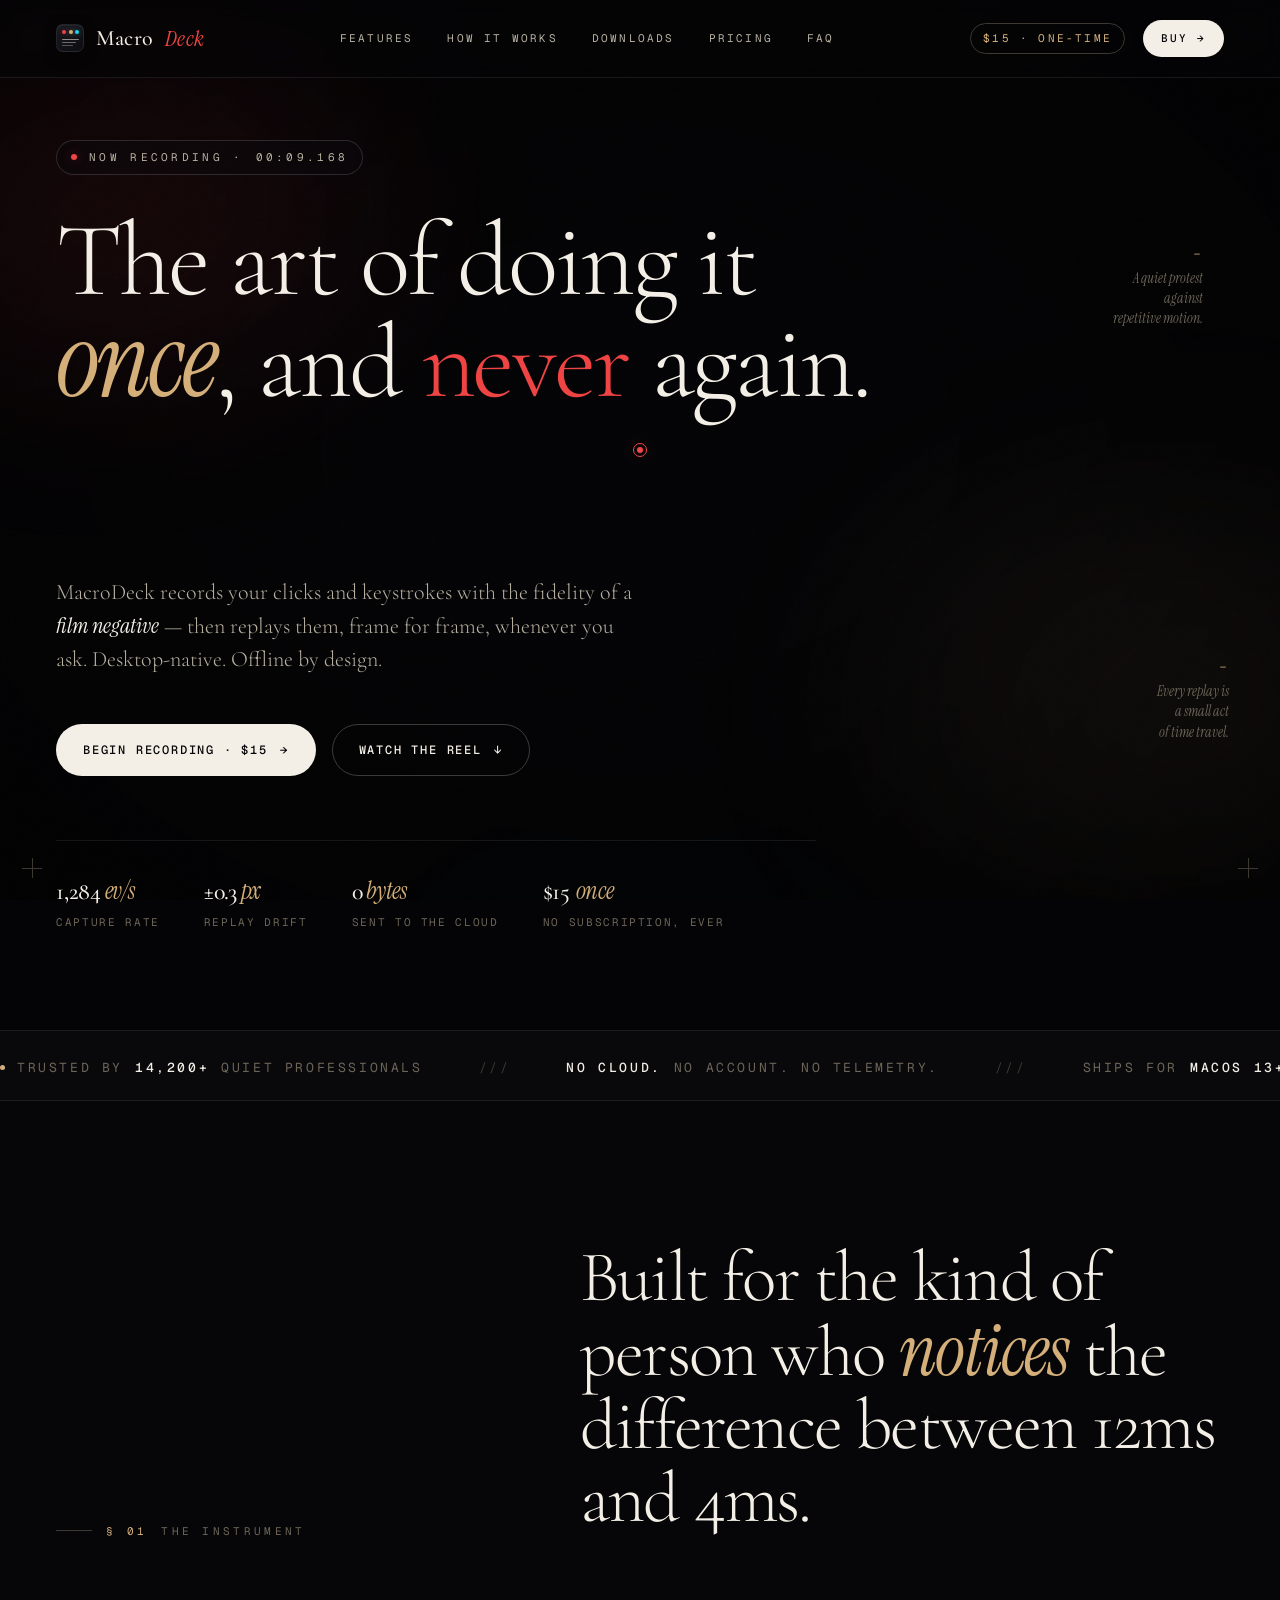
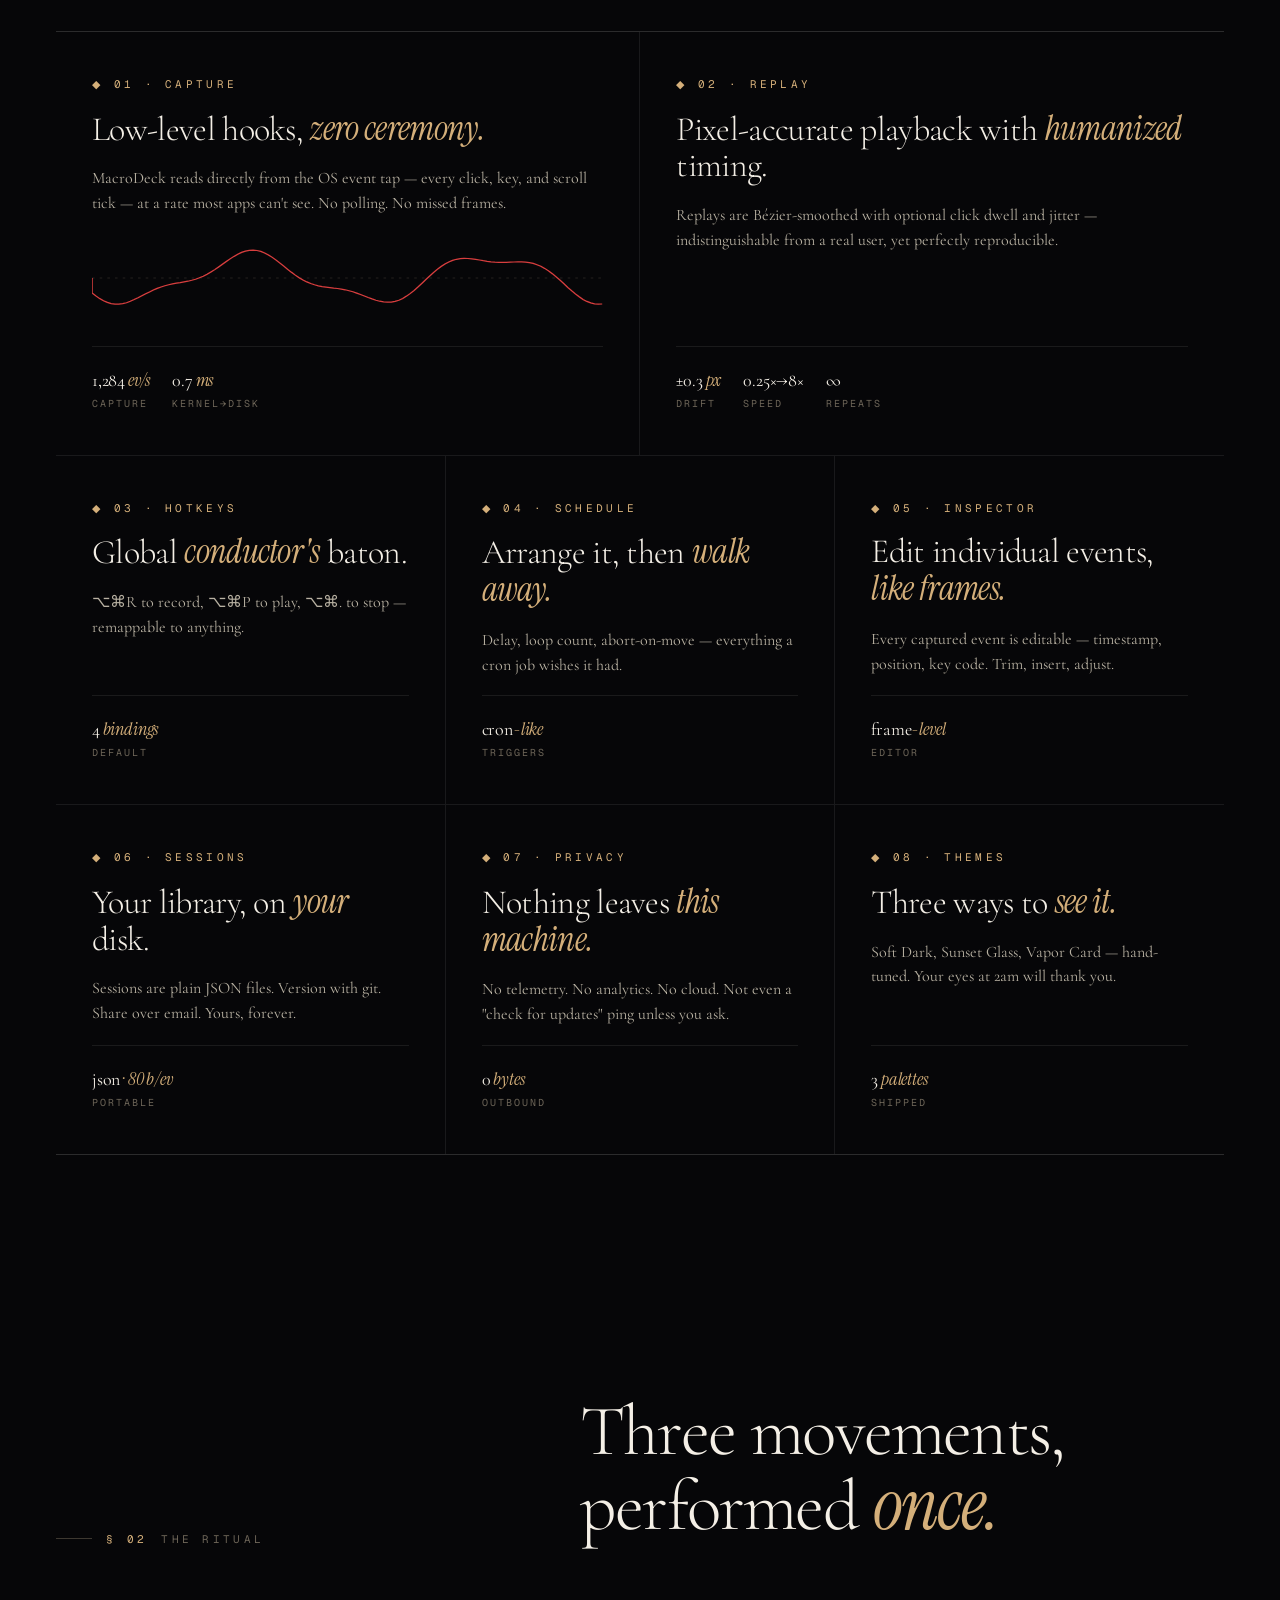
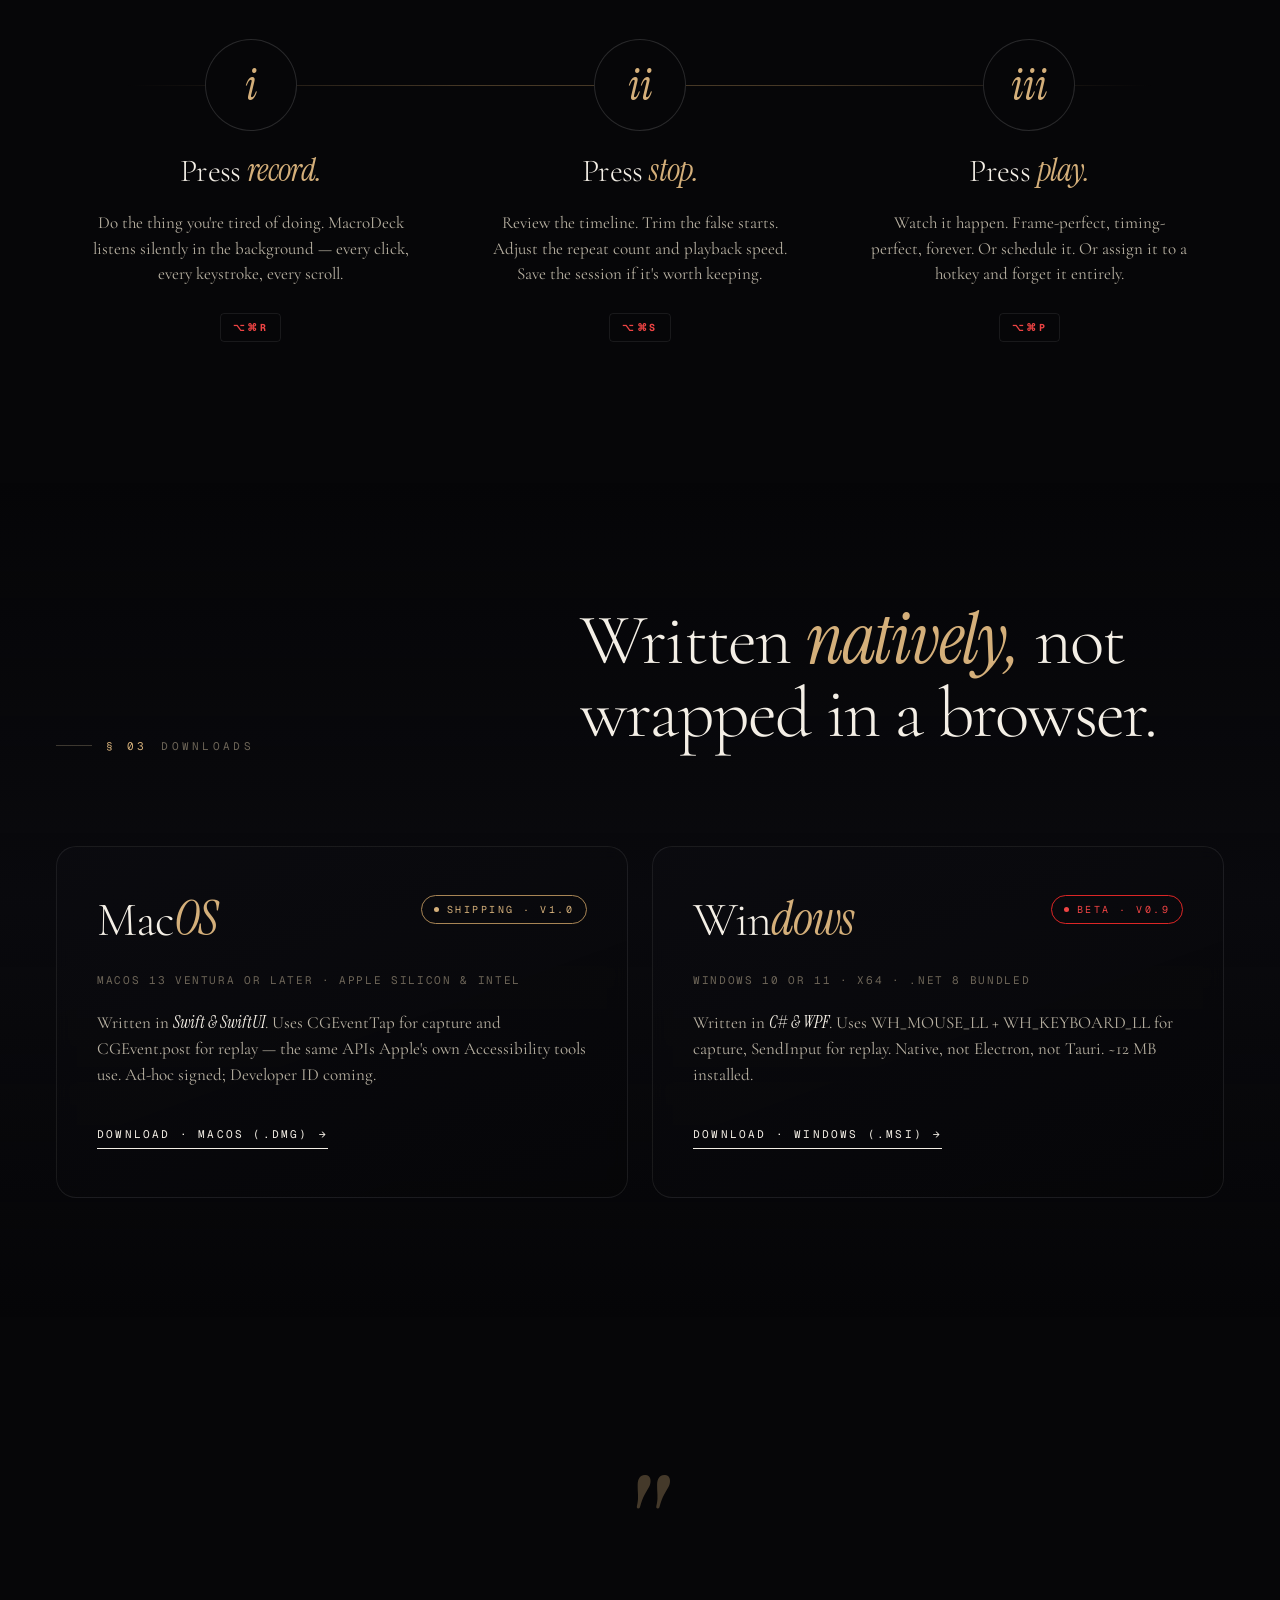
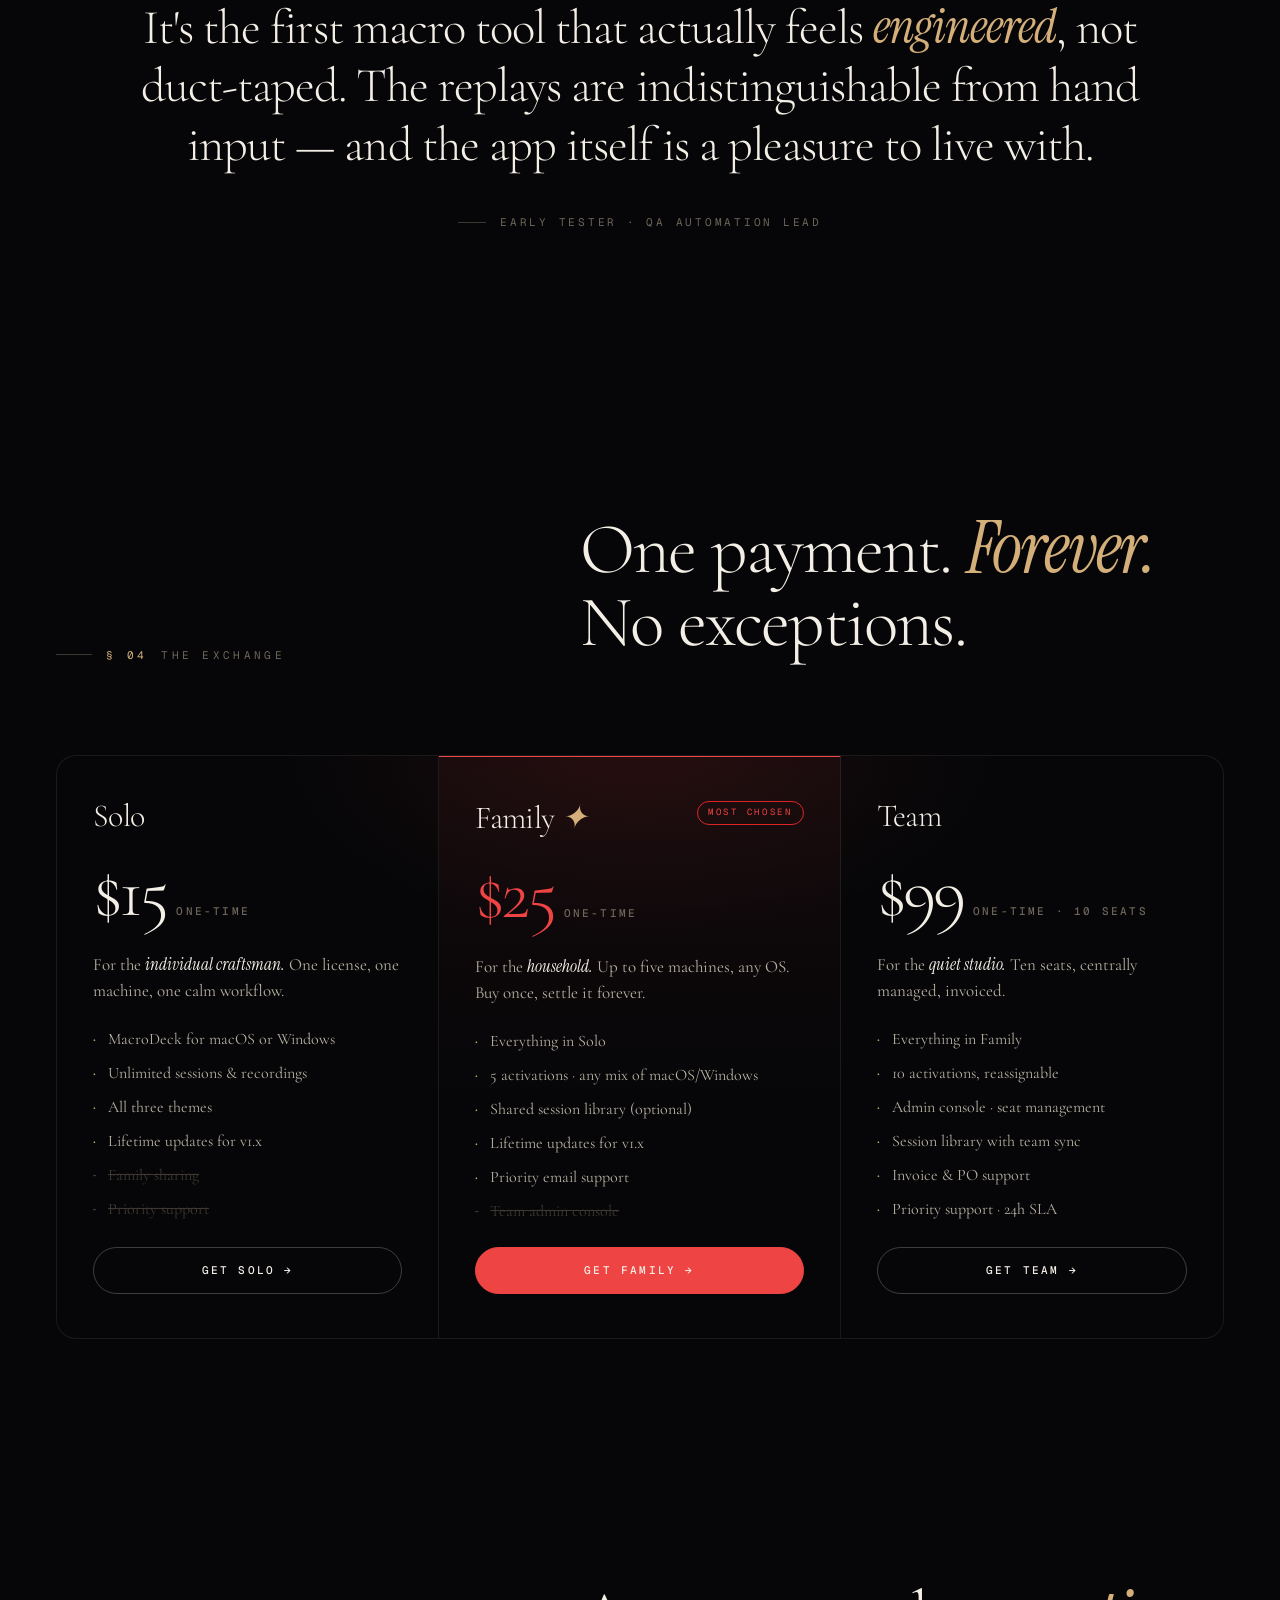
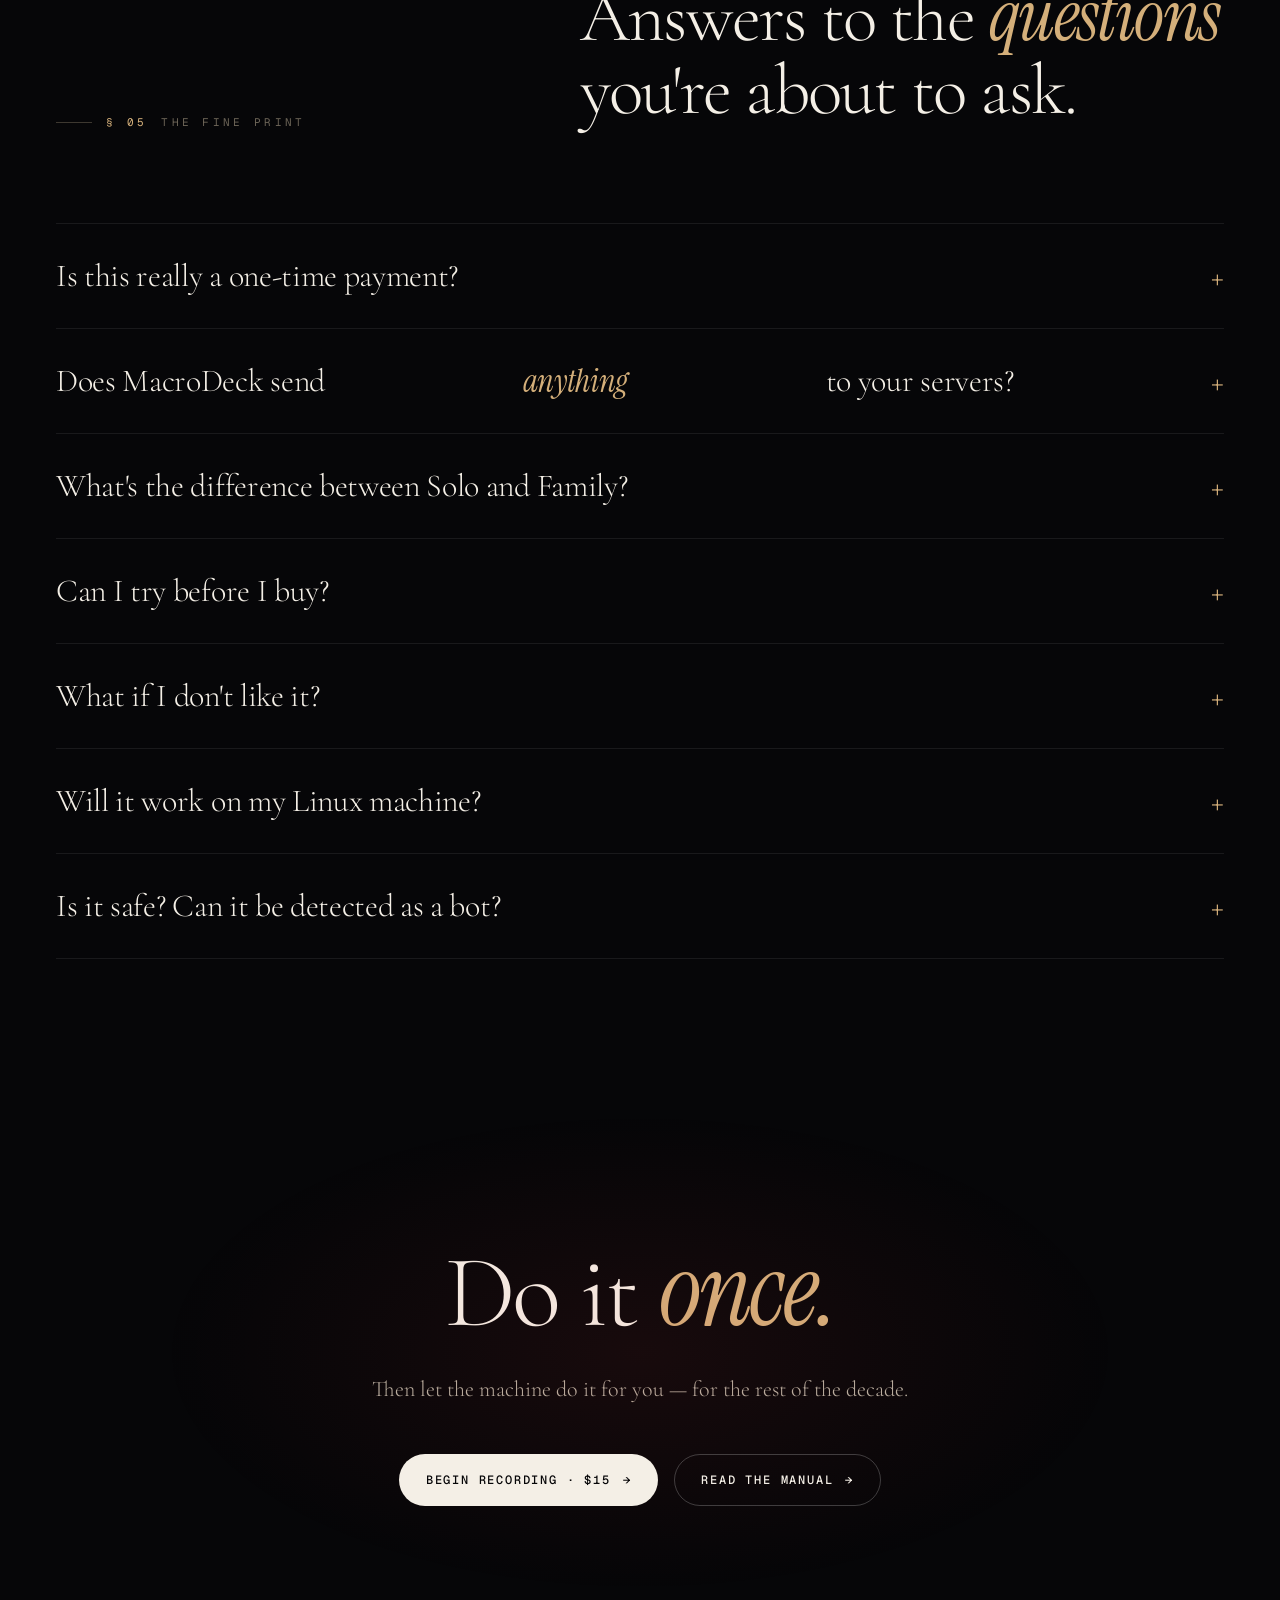
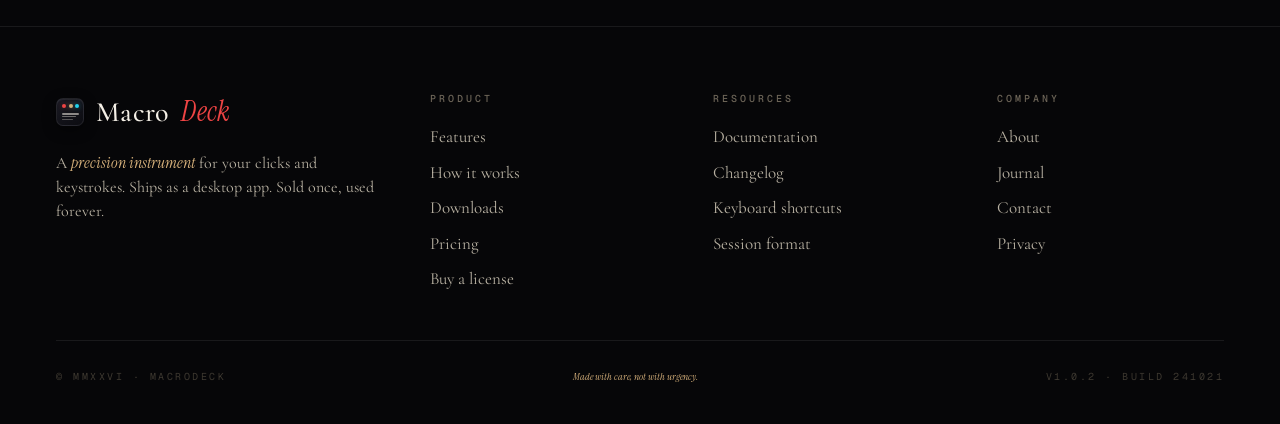
<file: index.html>
<!doctype html>
<html lang="en">
<head>
<meta charset="utf-8" />
<meta name="viewport" content="width=device-width, initial-scale=1" />
<title>MacroDeck — The art of doing it once, and never again</title>
<meta name="description" content="A precision macro recorder for macOS and Windows. Record your clicks and keystrokes with film-grade fidelity, then replay them whenever you ask. $15 one-time." />
<link rel="canonical" href="https://www.macrodeck.app/" />
<meta name="robots" content="index,follow" />
<meta name="author" content="Damilola Onadeinde" />
<meta name="theme-color" content="#ef4444" />

<!-- Open Graph (Facebook, LinkedIn, Slack, iMessage previews) -->
<meta property="og:type" content="website" />
<meta property="og:site_name" content="MacroDeck" />
<meta property="og:title" content="MacroDeck — Precision macro recorder for macOS &amp; Windows" />
<meta property="og:description" content="Record your clicks and keystrokes with film-grade fidelity, then replay them whenever you ask. $15 one-time. Offline by design." />
<meta property="og:url" content="https://www.macrodeck.app/" />
<meta property="og:image" content="https://www.macrodeck.app/og-image.png" />
<meta property="og:image:width" content="1200" />
<meta property="og:image:height" content="630" />
<meta property="og:locale" content="en_GB" />

<!-- Twitter / X card -->
<meta name="twitter:card" content="summary_large_image" />
<meta name="twitter:title" content="MacroDeck — Precision macro recorder" />
<meta name="twitter:description" content="Record every click and keystroke. Replay them perfectly. $15 one-time. macOS + Windows." />
<meta name="twitter:image" content="https://www.macrodeck.app/og-image.png" />

<!-- Favicons -->
<link rel="icon" href="/favicon.svg" type="image/svg+xml" />
<link rel="apple-touch-icon" href="/apple-touch-icon.png" />

<!-- JSON-LD structured data — helps Google show rich result cards -->
<script type="application/ld+json">
{
  "@context": "https://schema.org",
  "@type": "SoftwareApplication",
  "name": "MacroDeck",
  "applicationCategory": "UtilityApplication",
  "operatingSystem": "macOS 13+, Windows 10/11",
  "description": "A precision macro recorder for macOS and Windows. Record your clicks and keystrokes with film-grade fidelity, then replay them whenever you ask.",
  "url": "https://www.macrodeck.app/",
  "author": {
    "@type": "Person",
    "name": "Damilola Onadeinde"
  },
  "offers": [
    {"@type": "Offer", "name": "Solo",   "price": "15", "priceCurrency": "USD"},
    {"@type": "Offer", "name": "Family", "price": "25", "priceCurrency": "USD"},
    {"@type": "Offer", "name": "Team",   "price": "99", "priceCurrency": "USD"}
  ]
}
</script>

<link rel="preconnect" href="https://fonts.googleapis.com">
<link rel="preconnect" href="https://fonts.gstatic.com" crossorigin>
<link href="https://fonts.googleapis.com/css2?family=Geist+Mono:wght@300;400;500;600&family=Instrument+Serif:ital@0;1&family=Cormorant+Garamond:ital,wght@0,300..700;1,300..700&display=swap" rel="stylesheet">
<style>
  :root{
    --bg-0:#060608;
    --bg-1:#0c0c11;
    --bg-2:#121219;
    --bg-3:#1a1a23;
    --ink-0:#f4efe6;
    --ink-1:#b8b1a2;
    --ink-2:#6d6558;
    --ink-3:#3d3830;
    --accent:#ef4444;
    --accent-dim:#dc2626;
    --accent-soft:rgba(239,68,68,.35);
    --gold:#d4af7a;
    --gold-dim:#a88555;
    --warm:rgba(212,175,122,.18);
    --rule:rgba(255,255,255,.08);
    --rule-mid:rgba(255,255,255,.14);
    --rule-strong:rgba(255,255,255,.22);
    --ease:cubic-bezier(.2,.8,.2,1);
  }
  *,*::before,*::after{box-sizing:border-box;margin:0;padding:0}
  html{scroll-behavior:smooth;font-size:16px;-webkit-font-smoothing:antialiased}
  body{font-family:'Cormorant Garamond',serif;background:var(--bg-0);color:var(--ink-0);overflow-x:hidden;min-height:100vh;line-height:1.5;cursor:none}
  ::selection{background:var(--accent);color:var(--bg-0)}
  img{max-width:100%;display:block}
  button{font-family:inherit;cursor:none;border:0;background:none;color:inherit}
  a{color:inherit;text-decoration:none;cursor:none}
  .mono{font-family:'Geist Mono',monospace;font-feature-settings:"tnum" 1}
  .ital{font-family:'Instrument Serif',serif;font-style:italic;font-weight:400}
  .serif{font-family:'Cormorant Garamond',serif}

  /* ─── ATMOSPHERE ─── */
  .bg-layer{position:fixed;inset:0;z-index:0;pointer-events:none;overflow:hidden}
  .aurora{position:absolute;inset:-20%;filter:blur(90px);opacity:.6;will-change:transform}
  .aurora.one{background:radial-gradient(600px 400px at 20% 30%, rgba(239,68,68,.35), transparent 60%);animation:drift 28s ease-in-out infinite}
  .aurora.two{background:radial-gradient(700px 500px at 80% 70%, rgba(212,175,122,.22), transparent 60%);animation:drift 28s -9s ease-in-out infinite}
  .aurora.three{background:radial-gradient(500px 400px at 50% 100%, rgba(34,211,238,.10), transparent 60%);animation:drift 28s -18s ease-in-out infinite}
  @keyframes drift{
    0%,100%{transform:translate(0,0) scale(1)}
    33%{transform:translate(3%,-2%) scale(1.06)}
    66%{transform:translate(-2%,3%) scale(.98)}
  }
  .vignette{position:fixed;inset:0;z-index:2;pointer-events:none;background:radial-gradient(ellipse at center, transparent 35%, rgba(0,0,0,.5) 100%)}
  .grain{position:fixed;inset:0;z-index:3;pointer-events:none;opacity:.35;mix-blend-mode:overlay;background-image:url("data:image/svg+xml;utf8,<svg xmlns='http://www.w3.org/2000/svg' width='220' height='220'><filter id='n'><feTurbulence baseFrequency='0.9' numOctaves='2'/><feColorMatrix values='0 0 0 0 1 0 0 0 0 1 0 0 0 0 1 0 0 0 0.04 0'/></filter><rect width='100%' height='100%' filter='url(%23n)'/></svg>")}

  /* hero-only cursor trail canvas */
  canvas.trail{position:absolute;inset:0;z-index:1;pointer-events:none}

  /* custom cursor — follows sitewide */
  .cursor-core{position:fixed;z-index:200;width:14px;height:14px;border-radius:50%;border:1.5px solid var(--accent);pointer-events:none;mix-blend-mode:screen;transform:translate(-50%,-50%) translate(50vw,50vh);transition:width .18s var(--ease),height .18s var(--ease)}
  .cursor-core::after{content:"";position:absolute;inset:3px;border-radius:50%;background:var(--accent);box-shadow:0 0 16px var(--accent-soft)}
  .cursor-core.hover{width:40px;height:40px}
  .cursor-core.hover::after{inset:15px}
  .cursor-label{position:fixed;z-index:200;pointer-events:none;font-family:'Geist Mono',monospace;font-size:10px;letter-spacing:.2em;text-transform:uppercase;color:var(--ink-0);background:rgba(6,6,8,.8);border:1px solid rgba(255,255,255,.12);padding:4px 8px;border-radius:4px;transform:translate(16px,16px);backdrop-filter:blur(6px);opacity:0;transition:opacity .2s}
  .cursor-label.on{opacity:1}
  .cursor-label .k{color:var(--accent)}

  /* corner crosshairs (sitewide orientation markers) */
  .crosshair{position:fixed;z-index:6;width:20px;height:20px;pointer-events:none}
  .crosshair::before,.crosshair::after{content:"";position:absolute;background:var(--ink-3)}
  .crosshair::before{left:0;right:0;top:50%;height:1px}
  .crosshair::after{top:0;bottom:0;left:50%;width:1px}
  .crosshair.tl{top:22px;left:22px}
  .crosshair.tr{top:22px;right:22px}
  .crosshair.bl{bottom:22px;left:22px}
  .crosshair.br{bottom:22px;right:22px}

  /* ─── NAV ─── */
  nav.top{position:fixed;top:0;left:0;right:0;z-index:50;padding:20px 56px;display:flex;align-items:center;justify-content:space-between;backdrop-filter:blur(14px);background:rgba(6,6,8,.55);border-bottom:1px solid var(--rule)}
  .logo{font-family:'Cormorant Garamond',serif;font-weight:500;font-size:22px;letter-spacing:.01em;display:flex;align-items:center;gap:12px}
  .logo .ital{color:var(--accent)}
  .logo-mark{width:28px;height:28px;border-radius:7px;background:linear-gradient(145deg, #1a1a23, #0c0c11);border:1px solid rgba(255,255,255,.08);display:grid;grid-template-columns:repeat(3,1fr);grid-template-rows:auto auto;gap:2.5px;padding:5px;box-shadow:0 4px 14px rgba(0,0,0,.45), inset 0 1px 0 rgba(255,255,255,.06)}
  .logo-mark i{display:block;border-radius:50%;width:4px;height:4px;align-self:start;justify-self:center}
  .logo-mark i.r{background:var(--accent);box-shadow:0 0 5px var(--accent-soft)}
  .logo-mark i.a{background:var(--gold);box-shadow:0 0 5px rgba(212,175,122,.5)}
  .logo-mark i.c{background:#22d3ee;box-shadow:0 0 5px rgba(34,211,238,.5)}
  .logo-mark b{grid-column:1 / -1;display:grid;grid-template-rows:repeat(3,1fr);gap:1.5px;margin-top:2px}
  .logo-mark b::before,.logo-mark b::after{content:"";display:block;height:1.2px;border-radius:1px;background:rgba(244,239,230,.55)}
  .logo-mark b::after{width:65%;background:rgba(244,239,230,.3)}
  .logo-mark b em{display:block;height:1.2px;border-radius:1px;background:rgba(244,239,230,.4);width:82%}
  nav.top .links{display:flex;gap:34px;font-family:'Geist Mono',monospace;font-size:11px;letter-spacing:.2em;text-transform:uppercase;color:var(--ink-1)}
  nav.top .links a{transition:color .25s}
  nav.top .links a:hover{color:var(--ink-0)}

  /* Hamburger button — hidden on desktop, shown on mobile */
  .nav-toggle{display:none;width:38px;height:38px;border:1px solid var(--rule-mid);border-radius:8px;background:rgba(12,12,17,.4);align-items:center;justify-content:center;flex-direction:column;gap:4px;cursor:pointer;padding:0;backdrop-filter:blur(8px)}
  .nav-toggle span{display:block;width:18px;height:1.5px;background:var(--ink-0);border-radius:1px;transition:all .3s var(--ease)}
  .nav-toggle.open span:nth-child(1){transform:translateY(5.5px) rotate(45deg)}
  .nav-toggle.open span:nth-child(2){opacity:0}
  .nav-toggle.open span:nth-child(3){transform:translateY(-5.5px) rotate(-45deg)}
  nav.top .right{display:flex;align-items:center;gap:18px}
  nav.top .price-pill{font-family:'Geist Mono',monospace;font-size:11px;letter-spacing:.2em;text-transform:uppercase;color:var(--gold);padding:6px 12px;border:1px solid var(--ink-3);border-radius:100px}
  .nav-btn{font-family:'Geist Mono',monospace;font-size:11px;letter-spacing:.18em;text-transform:uppercase;padding:10px 18px;border-radius:100px;background:var(--ink-0);color:var(--bg-0);font-weight:500;transition:all .3s var(--ease)}
  .nav-btn:hover{background:var(--accent);color:var(--ink-0)}

  @media (max-width:900px){
    nav.top{padding:14px 18px}
    .nav-toggle{display:flex}
    nav.top .links{
      position:absolute;top:100%;left:0;right:0;
      flex-direction:column;gap:0;padding:14px 22px 24px;
      background:rgba(6,6,8,.96);backdrop-filter:blur(14px);
      border-bottom:1px solid var(--rule);
      transform-origin:top;
      transform:scaleY(0);opacity:0;pointer-events:none;
      transition:transform .28s var(--ease), opacity .28s var(--ease);
    }
    nav.top .links.open{transform:scaleY(1);opacity:1;pointer-events:auto}
    nav.top .links a{padding:14px 0;border-bottom:1px solid var(--rule);font-size:13px;color:var(--ink-0)}
    nav.top .links a:last-child{border-bottom:0}
    nav.top .price-pill{display:none}
    .logo{font-size:18px;gap:10px}
    .logo-mark{width:24px;height:24px;padding:4px;gap:2px}
    .nav-btn{padding:8px 14px;font-size:10px}
  }

  /* Touch devices: restore native cursor + hide custom ring + trail */
  @media (hover: none), (pointer: coarse){
    body, button, a, input, select, textarea{cursor:auto !important}
    .cursor-core, .cursor-label, canvas.trail{display:none !important}
    .margin-note{display:none}
  }

  /* ─── SHARED TYPOGRAPHY ─── */
  .eyebrow{display:inline-flex;align-items:center;gap:12px;font-family:'Geist Mono',monospace;font-size:11px;letter-spacing:.3em;text-transform:uppercase;color:var(--ink-1);padding:8px 14px;border:1px solid var(--rule-mid);border-radius:100px;background:rgba(12,12,17,.4);backdrop-filter:blur(10px);width:fit-content}
  .eyebrow .dot{width:6px;height:6px;border-radius:50%;background:var(--accent);box-shadow:0 0 12px var(--accent-soft);animation:breath 2s ease-in-out infinite}
  @keyframes breath{0%,100%{opacity:.4;transform:scale(.8)}50%{opacity:1;transform:scale(1.2)}}

  .section-kicker{display:flex;align-items:center;gap:14px;font-family:'Geist Mono',monospace;font-size:11px;letter-spacing:.3em;text-transform:uppercase;color:var(--ink-2);margin-bottom:20px}
  .section-kicker::before{content:"";width:36px;height:1px;background:var(--ink-3)}
  .section-kicker .num{color:var(--gold)}

  h2{font-family:'Cormorant Garamond',serif;font-weight:300;font-size:clamp(42px,5.6vw,76px);line-height:1.02;letter-spacing:-.025em;margin-bottom:24px}
  h2 .ital{font-family:'Instrument Serif',serif;font-style:italic;font-weight:400;color:var(--gold)}
  h2 .accent{color:var(--accent)}

  .lede{font-family:'Cormorant Garamond',serif;font-weight:300;font-size:20px;line-height:1.55;color:var(--ink-1);max-width:580px}
  .lede em{font-family:'Instrument Serif',serif;font-style:italic;color:var(--ink-0);font-weight:400}

  /* ─── HERO ─── */
  .hero{position:relative;z-index:4;min-height:100vh;display:flex;flex-direction:column;justify-content:center;padding:140px 56px 100px;max-width:1400px;margin:0 auto}
  .hero-canvas-wrap{position:absolute;inset:0;z-index:0;pointer-events:none}

  .hero .eyebrow{margin-bottom:36px;opacity:0;animation:fadeUp 1s .1s var(--ease) forwards}

  h1{
    font-family:'Cormorant Garamond',serif;
    font-weight:300;
    font-size:clamp(56px,8.2vw,128px);
    line-height:.96;
    letter-spacing:-.03em;
    max-width:860px;
    margin-bottom:40px;
    position:relative;z-index:5;
    min-height:3.1em;
    perspective:1200px;
    transform-origin:0 50%;
  }
  h1 .ital{font-family:'Instrument Serif',serif;font-style:italic;font-weight:400;color:var(--gold)}
  h1 .accent{color:var(--accent)}
  @keyframes fadeUp{from{opacity:0;transform:translateY(14px)}to{opacity:1;transform:translateY(0)}}

  /* ─── Rotating headline animations ─── */
  h1 .char{display:inline-block;will-change:transform,opacity,filter;transition:transform 900ms var(--ease), opacity 900ms var(--ease), filter 900ms var(--ease)}
  /* Group chars within a word so they stay together, but allow wrapping between words */
  h1 .word{display:inline-block;white-space:nowrap}
  /* A · Scatter */
  h1 .char.scatter-out{opacity:0;filter:blur(12px);transform:translate(var(--dx,0),var(--dy,0)) rotate(var(--rot,0)) scale(.4);transition-timing-function:cubic-bezier(.6,0,1,1)}
  h1 .char.scatter-in-init{opacity:0;filter:blur(14px);transform:translate(var(--dx,0),var(--dy,0)) rotate(var(--rot,0)) scale(1.6)}
  h1 .char.scatter-in-done{opacity:1;filter:blur(0);transform:translate(0,0) rotate(0) scale(1)}
  /* B · Flipboard */
  h1 .flipper{display:inline-block;position:relative;transform-style:preserve-3d;transition:transform 700ms cubic-bezier(.55,0,.2,1.1);will-change:transform;line-height:1}
  h1 .flipper.flipping{transform:rotateX(-180deg)}
  h1 .flipper .face{display:inline-block;backface-visibility:hidden}
  h1 .flipper .face.back{position:absolute;inset:0;transform:rotateX(180deg);display:flex;align-items:center}
  /* C · Typewriter */
  h1 .caret{display:inline-block;width:0.05em;height:0.8em;background:var(--accent);vertical-align:-0.05em;margin-left:0.04em;box-shadow:0 0 24px var(--accent-soft);animation:caretBlink 0.9s steps(2) infinite}
  @keyframes caretBlink{50%{opacity:0}}
  /* D · Ink bleed */
  h1 .layer{position:absolute;inset:0;pointer-events:none;will-change:filter,opacity,transform,letter-spacing;transform-origin:0 50%}
  h1 .layer.ink-out{animation:bleedOut 1400ms var(--ease) forwards}
  @keyframes bleedOut{
    0%  {filter:blur(0) saturate(1) hue-rotate(0);opacity:1;letter-spacing:-.03em;transform:scale(1)}
    35% {filter:blur(6px) saturate(1.4) hue-rotate(15deg);opacity:.95;letter-spacing:.05em;transform:scale(1.02)}
    70% {filter:blur(24px) saturate(.5) hue-rotate(-10deg);opacity:.4;letter-spacing:.18em;transform:scale(1.06)}
    100%{filter:blur(42px) saturate(0) hue-rotate(0);opacity:0;letter-spacing:.28em;transform:scale(1.1)}
  }
  h1 .layer.ink-in{animation:bleedIn 1400ms var(--ease) forwards}
  @keyframes bleedIn{
    0%  {filter:blur(42px) saturate(0) hue-rotate(20deg);opacity:0;letter-spacing:.28em;transform:scale(.94)}
    40% {filter:blur(16px) saturate(.7) hue-rotate(8deg);opacity:.4;letter-spacing:.12em;transform:scale(.97)}
    75% {filter:blur(4px) saturate(1.1) hue-rotate(-3deg);opacity:.9;letter-spacing:0;transform:scale(1.005)}
    100%{filter:blur(0) saturate(1) hue-rotate(0);opacity:1;letter-spacing:-.03em;transform:scale(1)}
  }
  h1 .headline-intro{opacity:0;transform:translateY(36px);animation:rise 1.1s .3s var(--ease) forwards}
  @keyframes rise{to{opacity:1;transform:translateY(0)}}

  .hero .sub{font-family:'Cormorant Garamond',serif;font-weight:300;font-size:22px;line-height:1.5;color:var(--ink-1);max-width:580px;margin-bottom:48px;opacity:0;animation:fadeUp 1s .95s var(--ease) forwards;position:relative;z-index:5}
  .hero .sub em{font-family:'Instrument Serif',serif;font-style:italic;color:var(--ink-0);font-weight:400}

  .cta{display:flex;gap:16px;align-items:center;flex-wrap:wrap;opacity:0;animation:fadeUp 1s 1.15s var(--ease) forwards;position:relative;z-index:5}
  .btn{display:inline-flex;align-items:center;gap:12px;padding:16px 26px;border-radius:100px;font-family:'Geist Mono',monospace;font-size:12px;font-weight:500;letter-spacing:.15em;text-transform:uppercase;transition:all .35s var(--ease);border:1px solid transparent;position:relative;overflow:hidden}
  .btn-primary{background:var(--ink-0);color:var(--bg-0)}
  .btn-primary::before{content:"";position:absolute;inset:0;background:var(--accent);transform:translateX(-101%);transition:transform .45s var(--ease)}
  .btn-primary:hover{color:var(--ink-0)}
  .btn-primary:hover::before{transform:translateX(0)}
  .btn-primary span{position:relative;z-index:1;display:inline-flex;align-items:center;gap:12px}
  .btn-ghost{border-color:var(--rule-strong);color:var(--ink-0)}
  .btn-ghost:hover{border-color:var(--gold);color:var(--gold)}
  .btn .arrow{display:inline-block;transition:transform .3s var(--ease)}
  .btn:hover .arrow{transform:translateX(4px)}

  .hero .meta-row{margin-top:64px;display:flex;gap:44px;font-family:'Geist Mono',monospace;font-size:11px;letter-spacing:.15em;text-transform:uppercase;color:var(--ink-2);opacity:0;animation:fadeUp 1s 1.4s var(--ease) forwards;flex-wrap:wrap;padding-top:32px;border-top:1px solid var(--rule);max-width:760px;position:relative;z-index:5}
  .hero .meta-row b{color:var(--ink-0);font-weight:500;display:block;font-size:24px;font-family:'Cormorant Garamond',serif;letter-spacing:-.01em;margin-bottom:4px;text-transform:none}
  .hero .meta-row b .ital{font-family:'Instrument Serif',serif;color:var(--gold);font-style:italic}

  /* poetic margin notes */
  .margin-note{position:absolute;font-family:'Instrument Serif',serif;font-style:italic;font-size:14px;color:var(--ink-2);max-width:220px;line-height:1.45;opacity:0;animation:fadeUp 1s 1.6s forwards;z-index:5}
  .margin-note::before{content:"—";display:block;color:var(--gold);margin-bottom:6px;font-style:normal;font-family:'Geist Mono',monospace;font-size:10px;letter-spacing:.3em}
  .margin-note.a{top:24%;right:6%;text-align:right}
  .margin-note.b{bottom:28%;right:4%;max-width:230px;text-align:right}
  @media (max-width:1100px){.margin-note{display:none}}

  /* ─── SECTION WRAPPER ─── */
  section{position:relative;z-index:4}
  .container{max-width:1400px;margin:0 auto;padding:0 56px}
  .section-head{display:grid;grid-template-columns:1fr 1.4fr;gap:64px;align-items:end;margin-bottom:72px}
  @media (max-width:900px){.section-head{grid-template-columns:1fr;gap:28px;margin-bottom:48px} .container{padding:0 24px} .hero{padding:120px 24px 80px}}

  /* ─── TICKER BAND ─── */
  .band{border-top:1px solid var(--rule);border-bottom:1px solid var(--rule);overflow:hidden;white-space:nowrap;padding:22px 0;background:rgba(12,12,17,.5)}
  .band-track{display:inline-flex;gap:56px;font-family:'Geist Mono',monospace;font-size:13px;letter-spacing:.2em;text-transform:uppercase;color:var(--ink-2);animation:slide 40s linear infinite}
  .band-track span{display:inline-flex;align-items:center;gap:12px}
  .band-track span b{color:var(--ink-0);font-weight:500}
  .band-track .sep{color:var(--ink-3);font-family:inherit}
  .band-track .dot{width:5px;height:5px;border-radius:50%;background:var(--gold);display:inline-block}
  @keyframes slide{from{transform:translateX(0)}to{transform:translateX(-50%)}}

  /* ─── FEATURES ─── */
  .features{padding:140px 0 120px}
  .f-grid{display:grid;grid-template-columns:repeat(6,1fr);gap:1px;background:var(--rule);border-top:1px solid var(--rule);border-bottom:1px solid var(--rule)}
  .f-cell{grid-column:span 2;padding:44px 36px;background:var(--bg-0);position:relative;transition:background .5s var(--ease);min-height:300px;display:flex;flex-direction:column;gap:18px}
  .f-cell.wide{grid-column:span 3}
  .f-cell.tall{grid-column:span 3}
  .f-cell:hover{background:var(--bg-1)}
  .f-cell::before{content:"";position:absolute;left:0;top:0;width:0;height:1px;background:var(--accent);transition:width .6s var(--ease)}
  .f-cell:hover::before{width:100%}
  .f-num{font-family:'Geist Mono',monospace;font-size:11px;letter-spacing:.3em;color:var(--gold);text-transform:uppercase}
  .f-title{font-family:'Cormorant Garamond',serif;font-weight:300;font-size:34px;letter-spacing:-.02em;line-height:1.08;color:var(--ink-0)}
  .f-title .ital{font-family:'Instrument Serif',serif;font-style:italic;color:var(--gold)}
  .f-body{font-family:'Cormorant Garamond',serif;font-weight:400;font-size:16px;line-height:1.55;color:var(--ink-1)}
  .f-specs{margin-top:auto;display:flex;gap:22px;font-family:'Geist Mono',monospace;font-size:10px;letter-spacing:.2em;text-transform:uppercase;color:var(--ink-2);padding-top:20px;border-top:1px solid var(--rule)}
  .f-specs b{color:var(--ink-0);display:block;font-size:18px;font-family:'Cormorant Garamond',serif;text-transform:none;letter-spacing:-.01em;margin-bottom:2px;font-weight:400}
  .f-specs b .ital{font-family:'Instrument Serif',serif;color:var(--gold);font-style:italic}

  /* mini visualizations inside feature cells */
  .f-viz{height:100px;position:relative;margin-top:-6px}
  .f-viz svg{width:100%;height:100%}
  .v-line{fill:none;stroke:var(--ink-0);stroke-width:1.2;opacity:.5}
  .v-line.accent{stroke:var(--accent);opacity:.9}
  .v-dash{stroke:var(--ink-3);stroke-width:.5;stroke-dasharray:2 4;fill:none}
  .v-node{fill:var(--accent);filter:drop-shadow(0 0 6px var(--accent-soft))}

  @media (max-width:1100px){
    .f-cell, .f-cell.wide, .f-cell.tall{grid-column:span 3}
  }
  @media (max-width:700px){
    .f-grid{grid-template-columns:1fr}
    .f-cell, .f-cell.wide, .f-cell.tall{grid-column:span 1}
  }

  /* ─── HOW IT WORKS ─── */
  .how{padding:120px 0 140px;position:relative}
  .steps{display:grid;grid-template-columns:1fr 1fr 1fr;gap:0;position:relative}
  .steps::before{content:"";position:absolute;top:46px;left:6%;right:6%;height:1px;background:linear-gradient(90deg, transparent, var(--gold-dim), var(--gold-dim), transparent);opacity:.4}
  .step{padding:0 28px;text-align:center;display:flex;flex-direction:column;align-items:center;gap:22px}
  .step-num{width:92px;height:92px;border-radius:50%;border:1px solid var(--rule-mid);display:grid;place-items:center;font-family:'Cormorant Garamond',serif;font-weight:300;font-size:44px;color:var(--gold);background:var(--bg-0);position:relative;z-index:2;letter-spacing:-.02em}
  .step-num .ital{font-family:'Instrument Serif',serif;font-style:italic}
  .step-title{font-family:'Cormorant Garamond',serif;font-weight:300;font-size:32px;letter-spacing:-.02em;line-height:1.1}
  .step-title .ital{font-family:'Instrument Serif',serif;font-style:italic;color:var(--gold)}
  .step-body{font-family:'Cormorant Garamond',serif;font-size:17px;color:var(--ink-1);line-height:1.5;max-width:320px}
  .step-hot{font-family:'Geist Mono',monospace;font-size:10px;letter-spacing:.25em;text-transform:uppercase;color:var(--ink-2);padding:6px 12px;border:1px solid var(--rule);border-radius:4px;margin-top:4px}
  .step-hot b{color:var(--accent)}
  @media (max-width:900px){.steps{grid-template-columns:1fr;gap:48px}.steps::before{display:none}}

  /* ─── PLATFORMS ─── */
  .platforms{padding:120px 0;background:linear-gradient(180deg, transparent, rgba(12,12,17,.6), transparent)}
  .platform-grid{display:grid;grid-template-columns:1fr 1fr;gap:24px}
  .platform{border:1px solid var(--rule);border-radius:20px;padding:48px 40px;background:linear-gradient(160deg, rgba(12,12,17,.7), rgba(6,6,8,.8));backdrop-filter:blur(8px);position:relative;overflow:hidden;transition:border-color .4s var(--ease),transform .4s var(--ease)}
  .platform:hover{border-color:var(--gold-dim);transform:translateY(-4px)}
  .platform::after{content:"";position:absolute;inset:0;background:radial-gradient(400px 200px at 100% 0%, rgba(212,175,122,.1), transparent 60%);opacity:0;transition:opacity .5s var(--ease);pointer-events:none}
  .platform:hover::after{opacity:1}
  .platform-head{display:flex;justify-content:space-between;align-items:flex-start;margin-bottom:28px}
  .platform-name{font-family:'Cormorant Garamond',serif;font-weight:300;font-size:48px;letter-spacing:-.02em;line-height:1}
  .platform-name .ital{font-family:'Instrument Serif',serif;font-style:italic;color:var(--gold)}
  .platform-status{font-family:'Geist Mono',monospace;font-size:10px;letter-spacing:.25em;text-transform:uppercase;padding:6px 12px;border-radius:100px;display:inline-flex;align-items:center;gap:8px}
  .platform-status.ship{color:var(--gold);border:1px solid var(--gold-dim)}
  .platform-status.beta{color:var(--accent);border:1px solid var(--accent-dim)}
  .platform-status .dot{width:5px;height:5px;border-radius:50%;background:currentColor;animation:breath 2s ease-in-out infinite}
  .platform-req{font-family:'Geist Mono',monospace;font-size:11px;letter-spacing:.15em;color:var(--ink-2);text-transform:uppercase;margin-bottom:20px}
  .platform-desc{font-family:'Cormorant Garamond',serif;font-size:17px;color:var(--ink-1);line-height:1.55;margin-bottom:32px}
  .platform-desc em{font-family:'Instrument Serif',serif;font-style:italic;color:var(--ink-0)}
  .platform-download{display:inline-flex;align-items:center;gap:10px;font-family:'Geist Mono',monospace;font-size:11px;letter-spacing:.2em;text-transform:uppercase;color:var(--ink-0);padding-bottom:6px;border-bottom:1px solid var(--ink-0);transition:all .3s var(--ease)}
  .platform-download:hover{color:var(--accent);border-color:var(--accent);gap:14px}
  @media (max-width:800px){.platform-grid{grid-template-columns:1fr}}

  /* ─── QUOTE ─── */
  .quote{padding:140px 0;text-align:center;position:relative}
  .quote-mark{font-family:'Instrument Serif',serif;font-size:140px;color:var(--gold);opacity:.3;line-height:1;font-style:italic}
  .quote blockquote{font-family:'Cormorant Garamond',serif;font-weight:300;font-size:clamp(28px,3.8vw,52px);letter-spacing:-.02em;line-height:1.2;max-width:1000px;margin:0 auto 32px}
  .quote blockquote .ital{font-family:'Instrument Serif',serif;font-style:italic;color:var(--gold)}
  .quote cite{font-family:'Geist Mono',monospace;font-size:11px;letter-spacing:.25em;text-transform:uppercase;color:var(--ink-2);font-style:normal;display:inline-flex;align-items:center;gap:14px}
  .quote cite::before{content:"";width:28px;height:1px;background:var(--ink-3)}

  /* ─── PRICING ─── */
  .pricing{padding:140px 0 120px}
  .price-grid{display:grid;grid-template-columns:1fr 1.05fr 1fr;gap:0;border:1px solid var(--rule);border-radius:20px;overflow:hidden;background:var(--bg-0);position:relative}
  .price-grid::before{content:"";position:absolute;inset:0;background:radial-gradient(600px 300px at 50% 0%, rgba(239,68,68,.08), transparent 60%);pointer-events:none}
  .price-col{padding:44px 36px;border-right:1px solid var(--rule);display:flex;flex-direction:column;gap:24px;position:relative;background:transparent;transition:background .4s var(--ease)}
  .price-col:last-child{border-right:0}
  .price-col:hover{background:rgba(12,12,17,.4)}
  .price-col.featured{background:linear-gradient(180deg, rgba(239,68,68,.06), transparent 60%);border-top:2px solid var(--accent);margin-top:-1px}
  .price-col.featured .price-tag{color:var(--accent)}
  .price-head{display:flex;justify-content:space-between;align-items:flex-start}
  .price-name{font-family:'Cormorant Garamond',serif;font-weight:300;font-size:32px;letter-spacing:-.02em;line-height:1}
  .price-name .ital{font-family:'Instrument Serif',serif;font-style:italic;color:var(--gold)}
  .price-badge{font-family:'Geist Mono',monospace;font-size:9px;letter-spacing:.3em;text-transform:uppercase;color:var(--accent);padding:4px 10px;border:1px solid var(--accent-dim);border-radius:100px}
  .price-tag{font-family:'Cormorant Garamond',serif;font-weight:300;font-size:72px;letter-spacing:-.04em;line-height:1;color:var(--ink-0)}
  .price-tag .sub{font-family:'Geist Mono',monospace;font-size:11px;letter-spacing:.2em;text-transform:uppercase;color:var(--ink-2);margin-left:10px;font-weight:500}
  .price-desc{font-family:'Cormorant Garamond',serif;font-size:17px;color:var(--ink-1);line-height:1.5;min-height:50px}
  .price-desc em{font-family:'Instrument Serif',serif;font-style:italic;color:var(--ink-0)}
  .price-list{list-style:none;display:flex;flex-direction:column;gap:10px;font-family:'Cormorant Garamond',serif;font-size:16px;color:var(--ink-1)}
  .price-list li{display:flex;gap:12px;align-items:baseline}
  .price-list li::before{content:"◆";color:var(--gold);font-size:9px;position:relative;top:-2px}
  .price-list li.off{color:var(--ink-3);text-decoration:line-through}
  .price-list li.off::before{content:"◇";color:var(--ink-3)}
  .price-cta{margin-top:auto;padding:14px 22px;border-radius:100px;font-family:'Geist Mono',monospace;font-size:11px;font-weight:500;letter-spacing:.2em;text-transform:uppercase;text-align:center;transition:all .35s var(--ease);border:1px solid var(--rule-strong)}
  .price-cta:hover{background:var(--ink-0);color:var(--bg-0);border-color:var(--ink-0)}
  .price-col.featured .price-cta{background:var(--accent);color:var(--ink-0);border-color:var(--accent)}
  .price-col.featured .price-cta:hover{background:var(--ink-0);color:var(--bg-0);border-color:var(--ink-0)}
  @media (max-width:900px){.price-grid{grid-template-columns:1fr}.price-col{border-right:0;border-bottom:1px solid var(--rule)}.price-col:last-child{border-bottom:0}}

  /* ─── FAQ ─── */
  .faq{padding:120px 0}
  .faq-list{display:flex;flex-direction:column;border-top:1px solid var(--rule)}
  .faq-item{border-bottom:1px solid var(--rule);position:relative;transition:background .35s var(--ease)}
  .faq-item:hover{background:rgba(12,12,17,.3)}
  .faq-q{width:100%;display:flex;justify-content:space-between;align-items:center;gap:32px;padding:32px 0;text-align:left;font-family:'Cormorant Garamond',serif;font-weight:300;font-size:clamp(22px,2.6vw,32px);letter-spacing:-.01em;line-height:1.25;color:var(--ink-0)}
  .faq-q .ital{font-family:'Instrument Serif',serif;font-style:italic;color:var(--gold)}
  .faq-q .sign{font-family:'Cormorant Garamond',serif;font-size:32px;color:var(--gold);transition:transform .4s var(--ease);flex-shrink:0}
  .faq-item.open .faq-q .sign{transform:rotate(45deg)}
  .faq-a{max-height:0;overflow:hidden;transition:max-height .5s var(--ease),padding .5s var(--ease);font-family:'Cormorant Garamond',serif;font-size:18px;line-height:1.6;color:var(--ink-1);max-width:900px}
  .faq-a em{font-family:'Instrument Serif',serif;font-style:italic;color:var(--ink-0)}
  .faq-item.open .faq-a{max-height:400px;padding:0 0 32px}

  /* ─── FINAL CTA ─── */
  .final{padding:160px 0 120px;text-align:center;position:relative}
  .final::before{content:"";position:absolute;inset:0;background:radial-gradient(800px 400px at 50% 50%, rgba(239,68,68,.08), transparent 60%);pointer-events:none}
  .final h2{font-size:clamp(56px,8vw,128px);margin-bottom:28px;max-width:1100px;margin-left:auto;margin-right:auto}
  .final .lede{margin:0 auto 48px;font-size:22px}
  .final .cta{justify-content:center}

  /* ─── FOOTER ─── */
  footer{border-top:1px solid var(--rule);padding:64px 56px 40px;position:relative;z-index:4}
  .foot-grid{max-width:1400px;margin:0 auto;display:grid;grid-template-columns:1.4fr 1fr 1fr 1fr;gap:56px;padding-bottom:48px;border-bottom:1px solid var(--rule)}
  .foot-brand{display:flex;flex-direction:column;gap:18px;max-width:380px}
  .foot-brand .logo{font-size:28px}
  .foot-tag{font-family:'Cormorant Garamond',serif;font-size:16px;color:var(--ink-1);line-height:1.5}
  .foot-tag em{font-family:'Instrument Serif',serif;font-style:italic;color:var(--gold)}
  .foot-col h4{font-family:'Geist Mono',monospace;font-size:10px;letter-spacing:.3em;text-transform:uppercase;color:var(--ink-2);margin-bottom:18px;font-weight:500}
  .foot-col ul{list-style:none;display:flex;flex-direction:column;gap:10px}
  .foot-col a{font-family:'Cormorant Garamond',serif;font-size:17px;color:var(--ink-1);transition:color .3s}
  .foot-col a:hover{color:var(--ink-0)}
  .foot-bottom{max-width:1400px;margin:0 auto;padding-top:28px;display:flex;justify-content:space-between;align-items:center;font-family:'Geist Mono',monospace;font-size:10px;letter-spacing:.25em;text-transform:uppercase;color:var(--ink-3);flex-wrap:wrap;gap:16px}
  .foot-bottom .ital{font-family:'Instrument Serif',serif;color:var(--gold);font-style:italic;text-transform:none;letter-spacing:0}
  @media (max-width:900px){.foot-grid{grid-template-columns:1fr 1fr;gap:40px}footer{padding:48px 24px 32px}}
  @media (max-width:560px){.foot-grid{grid-template-columns:1fr}}
</style>
</head>
<body>

<div class="bg-layer">
  <div class="aurora one"></div>
  <div class="aurora two"></div>
  <div class="aurora three"></div>
</div>
<div class="vignette"></div>
<div class="grain"></div>

<div class="crosshair tl"></div>
<div class="crosshair tr"></div>
<div class="crosshair bl"></div>
<div class="crosshair br"></div>

<div class="cursor-core" id="cc"></div>
<div class="cursor-label" id="cl"><span class="k">REC</span> · <span id="cx">0</span>,<span id="cy">0</span></div>

<nav class="top">
  <a href="#" class="logo"><span class="logo-mark" aria-hidden="true"><i class="r"></i><i class="a"></i><i class="c"></i><b><em></em></b></span> Macro<span class="ital">Deck</span></a>
  <div class="links">
    <a href="#features">Features</a>
    <a href="#how">How it works</a>
    <a href="#downloads">Downloads</a>
    <a href="#pricing">Pricing</a>
    <a href="#faq">FAQ</a>
  </div>
  <div class="right">
    <span class="price-pill">$15 · One-time</span>
    <a href="checkout.html" class="nav-btn">Buy →</a>
    <button class="nav-toggle" id="navToggle" aria-label="Menu" aria-expanded="false">
      <span></span><span></span><span></span>
    </button>
  </div>
</nav>

<!-- ─── HERO ─── -->
<section class="hero">
  <div class="hero-canvas-wrap"><canvas class="trail" id="trail"></canvas></div>

  <span class="margin-note a">A quiet protest<br>against<br>repetitive motion.</span>
  <span class="margin-note b">Every replay is<br>a small act<br>of time travel.</span>

  <div class="eyebrow"><span class="dot"></span> Now recording · <span id="heroElapsed">00:04.218</span></div>

  <h1 id="heroHeadline"><span class="headline-intro">The art of doing it <span class="ital">once,</span> and <span class="accent">never</span> again.</span></h1>

  <p class="sub">MacroDeck records your clicks and keystrokes with the fidelity of a <em>film negative</em> — then replays them, frame for frame, whenever you ask. Desktop-native. Offline by design.</p>

  <div class="cta">
    <a href="checkout.html" class="btn btn-primary"><span>Begin recording · $15 <span class="arrow">→</span></span></a>
    <a href="#features" class="btn btn-ghost">Watch the reel <span class="arrow">↓</span></a>
  </div>

  <div class="meta-row">
    <div><b>1,284<span class="ital"> ev/s</span></b>capture rate</div>
    <div><b>±0.3<span class="ital"> px</span></b>replay drift</div>
    <div><b>0<span class="ital"> bytes</span></b>sent to the cloud</div>
    <div><b>$15 <span class="ital">once</span></b>no subscription, ever</div>
  </div>
</section>

<!-- ─── TICKER BAND ─── -->
<div class="band">
  <div class="band-track">
    <span><span class="dot"></span>Trusted by <b>14,200+</b> quiet professionals</span><span class="sep">///</span>
    <span><b>No cloud.</b> No account. No telemetry.</span><span class="sep">///</span>
    <span>Ships for <b>macOS 13+</b> &amp; <b>Windows 10/11</b></span><span class="sep">///</span>
    <span><b>14-day</b> free trial · <b>30-day</b> refund</span><span class="sep">///</span>
    <span>Lovingly hand-written in <b>Swift</b> &amp; <b>C#</b></span><span class="sep">///</span>
    <span><span class="dot"></span>Trusted by <b>14,200+</b> quiet professionals</span><span class="sep">///</span>
    <span><b>No cloud.</b> No account. No telemetry.</span><span class="sep">///</span>
    <span>Ships for <b>macOS 13+</b> &amp; <b>Windows 10/11</b></span><span class="sep">///</span>
    <span><b>14-day</b> free trial · <b>30-day</b> refund</span><span class="sep">///</span>
    <span>Lovingly hand-written in <b>Swift</b> &amp; <b>C#</b></span>
  </div>
</div>

<!-- ─── FEATURES ─── -->
<section class="features" id="features">
  <div class="container">
    <div class="section-head">
      <div class="section-kicker"><span class="num">§ 01</span> The instrument</div>
      <h2>Built for the kind of person who <span class="ital">notices</span> the difference between 12ms and 4ms.</h2>
    </div>
  </div>
  <div class="container">
    <div class="f-grid">
      <div class="f-cell tall">
        <div class="f-num">◆ 01 · Capture</div>
        <div class="f-title">Low-level hooks, <span class="ital">zero ceremony.</span></div>
        <div class="f-body">MacroDeck reads directly from the OS event tap — every click, key, and scroll tick — at a rate most apps can't see. No polling. No missed frames.</div>
        <div class="f-viz">
          <svg viewBox="0 0 400 100" preserveAspectRatio="none">
            <line class="v-dash" x1="0" y1="50" x2="400" y2="50"/>
            <path class="v-line accent" id="vz-1" d=""/>
          </svg>
        </div>
        <div class="f-specs">
          <div><b>1,284<span class="ital"> ev/s</span></b>capture</div>
          <div><b>0.7<span class="ital"> ms</span></b>kernel→disk</div>
        </div>
      </div>

      <div class="f-cell wide">
        <div class="f-num">◆ 02 · Replay</div>
        <div class="f-title">Pixel-accurate playback with <span class="ital">humanized</span> timing.</div>
        <div class="f-body">Replays are Bézier-smoothed with optional click dwell and jitter — indistinguishable from a real user, yet perfectly reproducible.</div>
        <div class="f-specs">
          <div><b>±0.3<span class="ital"> px</span></b>drift</div>
          <div><b>0.25×→8×</b>speed</div>
          <div><b>∞</b>repeats</div>
        </div>
      </div>

      <div class="f-cell">
        <div class="f-num">◆ 03 · Hotkeys</div>
        <div class="f-title">Global <span class="ital">conductor's</span> baton.</div>
        <div class="f-body">⌥⌘R to record, ⌥⌘P to play, ⌥⌘. to stop — remappable to anything.</div>
        <div class="f-specs"><div><b>4<span class="ital"> bindings</span></b>default</div></div>
      </div>

      <div class="f-cell">
        <div class="f-num">◆ 04 · Schedule</div>
        <div class="f-title">Arrange it, then <span class="ital">walk away.</span></div>
        <div class="f-body">Delay, loop count, abort-on-move — everything a cron job wishes it had.</div>
        <div class="f-specs"><div><b>cron<span class="ital">-like</span></b>triggers</div></div>
      </div>

      <div class="f-cell">
        <div class="f-num">◆ 05 · Inspector</div>
        <div class="f-title">Edit individual events, <span class="ital">like frames.</span></div>
        <div class="f-body">Every captured event is editable — timestamp, position, key code. Trim, insert, adjust.</div>
        <div class="f-specs"><div><b>frame<span class="ital">-level</span></b>editor</div></div>
      </div>

      <div class="f-cell">
        <div class="f-num">◆ 06 · Sessions</div>
        <div class="f-title">Your library, on <span class="ital">your</span> disk.</div>
        <div class="f-body">Sessions are plain JSON files. Version with git. Share over email. Yours, forever.</div>
        <div class="f-specs"><div><b>json<span class="ital"> · 80 b/ev</span></b>portable</div></div>
      </div>

      <div class="f-cell">
        <div class="f-num">◆ 07 · Privacy</div>
        <div class="f-title">Nothing leaves <span class="ital">this machine.</span></div>
        <div class="f-body">No telemetry. No analytics. No cloud. Not even a "check for updates" ping unless you ask.</div>
        <div class="f-specs"><div><b>0<span class="ital"> bytes</span></b>outbound</div></div>
      </div>

      <div class="f-cell">
        <div class="f-num">◆ 08 · Themes</div>
        <div class="f-title">Three ways to <span class="ital">see it.</span></div>
        <div class="f-body">Soft Dark, Sunset Glass, Vapor Card — hand-tuned. Your eyes at 2am will thank you.</div>
        <div class="f-specs"><div><b>3<span class="ital"> palettes</span></b>shipped</div></div>
      </div>
    </div>
  </div>
</section>

<!-- ─── HOW IT WORKS ─── -->
<section class="how" id="how">
  <div class="container">
    <div class="section-head">
      <div class="section-kicker"><span class="num">§ 02</span> The ritual</div>
      <h2>Three movements, performed <span class="ital">once.</span></h2>
    </div>
    <div class="steps">
      <div class="step">
        <div class="step-num"><span class="ital">i</span></div>
        <div class="step-title">Press <span class="ital">record.</span></div>
        <div class="step-body">Do the thing you're tired of doing. MacroDeck listens silently in the background — every click, every keystroke, every scroll.</div>
        <div class="step-hot"><b>⌥⌘R</b></div>
      </div>
      <div class="step">
        <div class="step-num"><span class="ital">ii</span></div>
        <div class="step-title">Press <span class="ital">stop.</span></div>
        <div class="step-body">Review the timeline. Trim the false starts. Adjust the repeat count and playback speed. Save the session if it's worth keeping.</div>
        <div class="step-hot"><b>⌥⌘S</b></div>
      </div>
      <div class="step">
        <div class="step-num"><span class="ital">iii</span></div>
        <div class="step-title">Press <span class="ital">play.</span></div>
        <div class="step-body">Watch it happen. Frame-perfect, timing-perfect, forever. Or schedule it. Or assign it to a hotkey and forget it entirely.</div>
        <div class="step-hot"><b>⌥⌘P</b></div>
      </div>
    </div>
  </div>
</section>

<!-- ─── PLATFORMS ─── -->
<section class="platforms" id="downloads">
  <div class="container">
    <div class="section-head">
      <div class="section-kicker"><span class="num">§ 03</span> Downloads</div>
      <h2>Written <span class="ital">natively,</span> not wrapped in a browser.</h2>
    </div>
    <div class="platform-grid">
      <div class="platform">
        <div class="platform-head">
          <div class="platform-name">Mac<span class="ital">OS</span></div>
          <span class="platform-status ship"><span class="dot"></span>Shipping · v1.0</span>
        </div>
        <div class="platform-req">macOS 13 Ventura or later · Apple Silicon &amp; Intel</div>
        <div class="platform-desc">Written in <em>Swift &amp; SwiftUI</em>. Uses CGEventTap for capture and CGEvent.post for replay — the same APIs Apple's own Accessibility tools use. Ad-hoc signed; Developer ID coming.</div>
        <a href="https://github.com/dammyboss/macrodeck-releases/releases/latest/download/MacroDeck-macOS.dmg" class="platform-download">Download · macOS (.dmg) <span>→</span></a>
      </div>
      <div class="platform">
        <div class="platform-head">
          <div class="platform-name">Win<span class="ital">dows</span></div>
          <span class="platform-status beta"><span class="dot"></span>Beta · v0.9</span>
        </div>
        <div class="platform-req">Windows 10 or 11 · x64 · .NET 8 bundled</div>
        <div class="platform-desc">Written in <em>C# &amp; WPF</em>. Uses WH_MOUSE_LL + WH_KEYBOARD_LL for capture, SendInput for replay. Native, not Electron, not Tauri. ~12 MB installed.</div>
        <a href="https://github.com/dammyboss/macrodeck-releases/releases/latest/download/MacroDeck-Windows-Setup.msi" class="platform-download">Download · Windows (.msi) <span>→</span></a>
      </div>
    </div>
  </div>
</section>

<!-- ─── QUOTE ─── -->
<section class="quote">
  <div class="container">
    <div class="quote-mark">"</div>
    <blockquote>It's the first macro tool that actually feels <span class="ital">engineered</span>, not duct-taped. The replays are indistinguishable from hand input — and the app itself is a pleasure to live with.</blockquote>
    <cite>Early tester · QA automation lead</cite>
  </div>
</section>

<!-- ─── PRICING ─── -->
<section class="pricing" id="pricing">
  <div class="container">
    <div class="section-head">
      <div class="section-kicker"><span class="num">§ 04</span> The exchange</div>
      <h2>One payment. <span class="ital">Forever.</span> No exceptions.</h2>
    </div>
    <div class="price-grid">
      <div class="price-col">
        <div class="price-head">
          <div class="price-name">Solo</div>
        </div>
        <div class="price-tag">$15<span class="sub">one-time</span></div>
        <div class="price-desc">For the <em>individual craftsman.</em> One license, one machine, one calm workflow.</div>
        <ul class="price-list">
          <li>MacroDeck for macOS or Windows</li>
          <li>Unlimited sessions &amp; recordings</li>
          <li>All three themes</li>
          <li>Lifetime updates for v1.x</li>
          <li class="off">Family sharing</li>
          <li class="off">Priority support</li>
        </ul>
        <a href="checkout.html" class="price-cta">Get Solo →</a>
      </div>
      <div class="price-col featured">
        <div class="price-head">
          <div class="price-name">Family <span class="ital">✦</span></div>
          <span class="price-badge">Most chosen</span>
        </div>
        <div class="price-tag">$25<span class="sub">one-time</span></div>
        <div class="price-desc">For the <em>household.</em> Up to five machines, any OS. Buy once, settle it forever.</div>
        <ul class="price-list">
          <li>Everything in Solo</li>
          <li>5 activations · any mix of macOS/Windows</li>
          <li>Shared session library (optional)</li>
          <li>Lifetime updates for v1.x</li>
          <li>Priority email support</li>
          <li class="off">Team admin console</li>
        </ul>
        <a href="checkout.html" class="price-cta">Get Family →</a>
      </div>
      <div class="price-col">
        <div class="price-head">
          <div class="price-name">Team</div>
        </div>
        <div class="price-tag">$99<span class="sub">one-time · 10 seats</span></div>
        <div class="price-desc">For the <em>quiet studio.</em> Ten seats, centrally managed, invoiced.</div>
        <ul class="price-list">
          <li>Everything in Family</li>
          <li>10 activations, reassignable</li>
          <li>Admin console · seat management</li>
          <li>Session library with team sync</li>
          <li>Invoice &amp; PO support</li>
          <li>Priority support · 24h SLA</li>
        </ul>
        <a href="checkout.html" class="price-cta">Get Team →</a>
      </div>
    </div>
  </div>
</section>

<!-- ─── FAQ ─── -->
<section class="faq" id="faq">
  <div class="container">
    <div class="section-head">
      <div class="section-kicker"><span class="num">§ 05</span> The fine print</div>
      <h2>Answers to the <span class="ital">questions</span> you're about to ask.</h2>
    </div>
    <div class="faq-list">
      <div class="faq-item">
        <button class="faq-q">Is this really a one-time payment? <span class="sign">+</span></button>
        <div class="faq-a">Yes. No subscription, no recurring charge, no "freemium tier" that quietly becomes useless. Buy it once, own it forever — including every v1.x update we ship.</div>
      </div>
      <div class="faq-item">
        <button class="faq-q">Does MacroDeck send <span class="ital">anything</span> to your servers? <span class="sign">+</span></button>
        <div class="faq-a">Not a single byte. No telemetry, no analytics, no "check for updates" ping unless you explicitly ask. The binary doesn't even know how to talk to us. License validation is a one-time activation and after that you can block network access entirely.</div>
      </div>
      <div class="faq-item">
        <button class="faq-q">What's the difference between Solo and Family? <span class="sign">+</span></button>
        <div class="faq-a">Solo is one activation on one machine. Family is five activations across any mix of macOS and Windows — useful for a home with multiple computers, or one person with a Mac laptop and a Windows desktop. Both include the same app.</div>
      </div>
      <div class="faq-item">
        <button class="faq-q">Can I try before I buy? <span class="sign">+</span></button>
        <div class="faq-a">Yes — a 14-day free trial with every feature unlocked. No credit card required to start. If you don't hear from us again after day 14, it's because the app politely stopped working, not because we forgot you.</div>
      </div>
      <div class="faq-item">
        <button class="faq-q">What if I don't like it? <span class="sign">+</span></button>
        <div class="faq-a">30-day refund, no questions, no forms. Email us and we return the money within 24 hours. If you can't get it to work on your machine in particular, that's on us.</div>
      </div>
      <div class="faq-item">
        <button class="faq-q">Will it work on my Linux machine? <span class="sign">+</span></button>
        <div class="faq-a">Not yet. MacroDeck uses deep OS-specific APIs — CGEventTap on Mac, low-level hooks on Windows. A Linux port (X11 + Wayland) is on the roadmap for v2.x but we don't want to ship a half-built version just to claim the checkbox.</div>
      </div>
      <div class="faq-item">
        <button class="faq-q">Is it safe? Can it be detected as a bot? <span class="sign">+</span></button>
        <div class="faq-a">MacroDeck uses the same OS-sanctioned APIs that Apple's Accessibility tools and Microsoft's UI Automation use. It's not a kernel driver, it's not a cheat, it's not a bypass. Whether a specific site or game accepts its input is up to them — most do.</div>
      </div>
    </div>
  </div>
</section>

<!-- ─── FINAL CTA ─── -->
<section class="final">
  <div class="container">
    <h2>Do it <span class="ital">once.</span></h2>
    <p class="lede">Then let the machine do it for you — for the rest of the decade.</p>
    <div class="cta">
      <a href="checkout.html" class="btn btn-primary"><span>Begin recording · $15 <span class="arrow">→</span></span></a>
      <a href="#features" class="btn btn-ghost">Read the manual <span class="arrow">→</span></a>
    </div>
  </div>
</section>

<!-- ─── FOOTER ─── -->
<footer>
  <div class="foot-grid">
    <div class="foot-brand">
      <div class="logo"><span class="logo-mark" aria-hidden="true"><i class="r"></i><i class="a"></i><i class="c"></i><b><em></em></b></span> Macro<span class="ital">Deck</span></div>
      <div class="foot-tag">A <em>precision instrument</em> for your clicks and keystrokes. Ships as a desktop app. Sold once, used forever.</div>
    </div>
    <div class="foot-col">
      <h4>Product</h4>
      <ul>
        <li><a href="#features">Features</a></li>
        <li><a href="#how">How it works</a></li>
        <li><a href="#downloads">Downloads</a></li>
        <li><a href="#pricing">Pricing</a></li>
        <li><a href="checkout.html">Buy a license</a></li>
      </ul>
    </div>
    <div class="foot-col">
      <h4>Resources</h4>
      <ul>
        <li><a>Documentation</a></li>
        <li><a>Changelog</a></li>
        <li><a>Keyboard shortcuts</a></li>
        <li><a>Session format</a></li>
      </ul>
    </div>
    <div class="foot-col">
      <h4>Company</h4>
      <ul>
        <li><a>About</a></li>
        <li><a>Journal</a></li>
        <li><a>Contact</a></li>
        <li><a>Privacy</a></li>
      </ul>
    </div>
  </div>
  <div class="foot-bottom">
    <span>© MMXXVI · MacroDeck</span>
    <span class="ital">Made with care, not with urgency.</span>
    <span>v1.0.2 · Build 241021</span>
  </div>
</footer>

<script>
  // ─── CUSTOM CURSOR ───
  const cc = document.getElementById('cc');
  const cl = document.getElementById('cl');
  const cx = document.getElementById('cx');
  const cy = document.getElementById('cy');
  let mx = window.innerWidth/2, my = window.innerHeight/2;
  let tx = mx, ty = my;
  let hoverTarget = false;

  document.addEventListener('mousemove', e => {
    mx = e.clientX; my = e.clientY;
    cl.style.transform = `translate(${mx+16}px,${my+16}px)`;
    cl.classList.add('on');
    cx.textContent = Math.round(mx);
    cy.textContent = Math.round(my);
  });
  document.addEventListener('mouseleave', () => cl.classList.remove('on'));

  // hover state on clickable things
  document.querySelectorAll('a, button, .faq-q').forEach(el => {
    el.addEventListener('mouseenter', () => cc.classList.add('hover'));
    el.addEventListener('mouseleave', () => cc.classList.remove('hover'));
  });

  // ─── HERO CURSOR TRAIL ───
  const canvas = document.getElementById('trail');
  const ctx = canvas.getContext('2d');
  const heroEl = document.querySelector('.hero');
  function resize(){
    const r = heroEl.getBoundingClientRect();
    canvas.width = r.width;
    canvas.height = r.height;
  }
  resize(); window.addEventListener('resize', resize);

  const trail = [];
  let ambientT = 0;
  let heroRect = heroEl.getBoundingClientRect();
  window.addEventListener('scroll', () => { heroRect = heroEl.getBoundingClientRect(); });

  function tick(){
    tx += (mx - tx)*0.22;
    ty += (my - ty)*0.22;
    cc.style.transform = `translate(${tx}px,${ty}px) translate(-50%,-50%)`;

    // only draw trail while hero is visible
    const r = heroEl.getBoundingClientRect();
    if (r.bottom > 0 && r.top < window.innerHeight){
      ambientT += 0.008;
      const w = canvas.width, h = canvas.height;
      const ax = w*0.55 + Math.sin(ambientT*1.1)*w*0.3 + Math.sin(ambientT*.37)*60;
      const ay = h*0.55 + Math.cos(ambientT*.9)*h*0.25 + Math.cos(ambientT*.6)*40;

      // real cursor relative to canvas
      const px = tx - r.left;
      const py = ty - r.top;

      if (mx > r.left && mx < r.right && my > r.top && my < r.bottom){
        trail.push({x:px, y:py, t:performance.now()});
      }
      trail.push({x:ax, y:ay, t:performance.now(), ambient:true});
      while (trail.length > 200) trail.shift();

      ctx.fillStyle = 'rgba(6,6,8,0.10)';
      ctx.fillRect(0,0,w,h);

      ctx.lineCap = 'round';
      for (let i = 1; i < trail.length; i++){
        const a = trail[i-1], b = trail[i];
        if (!!a.ambient !== !!b.ambient) continue;
        const life = 1 - i/trail.length;
        ctx.beginPath();
        ctx.moveTo(a.x, a.y);
        ctx.lineTo(b.x, b.y);
        if (b.ambient){
          ctx.strokeStyle = `rgba(212,175,122,${0.10*life})`;
          ctx.lineWidth = 1;
        } else {
          ctx.strokeStyle = `rgba(239,68,68,${0.65*life})`;
          ctx.lineWidth = 2*life + 0.4;
          ctx.shadowColor = 'rgba(239,68,68,0.8)';
          ctx.shadowBlur = 10*life;
        }
        ctx.stroke();
        ctx.shadowBlur = 0;
      }

      if (Math.random() < 0.04){
        const last = trail[trail.length-1];
        if (last){
          ctx.beginPath();
          ctx.arc(last.x, last.y, 2.6, 0, Math.PI*2);
          ctx.fillStyle = 'rgba(239,68,68,0.9)';
          ctx.shadowColor = 'rgba(239,68,68,1)';
          ctx.shadowBlur = 16;
          ctx.fill();
          ctx.shadowBlur = 0;
        }
      }
    }

    requestAnimationFrame(tick);
  }
  tick();

  // ─── Mobile nav toggle ───
  (function setupNav(){
    const toggle = document.getElementById('navToggle');
    const links = document.querySelector('nav.top .links');
    if (!toggle || !links) return;
    toggle.addEventListener('click', () => {
      const open = links.classList.toggle('open');
      toggle.classList.toggle('open', open);
      toggle.setAttribute('aria-expanded', open ? 'true' : 'false');
    });
    // Close on link click (sections scroll into view)
    links.querySelectorAll('a').forEach(a => {
      a.addEventListener('click', () => {
        links.classList.remove('open');
        toggle.classList.remove('open');
        toggle.setAttribute('aria-expanded', 'false');
      });
    });
  })();

  // ─── ROTATING HEADLINE (4 animations on rotation) ───
  (function setupRotatingHeadline(){
    const HEADLINES = [
      [{t:"The art of "},{t:"doing it "},{t:"once",c:"ital"},{t:", "},{t:"and "},{t:"never",c:"accent"},{t:" again."}],
      [{t:"Record "},{t:"once",c:"ital"},{t:". "},{t:"Replay "},{t:"forever",c:"accent"},{t:"."}],
      [{t:"Your hands "},{t:"have "},{t:"better",c:"ital"},{t:" "},{t:"things",c:"accent"},{t:" to do."}],
      [{t:"Muscle memory, "},{t:"made "},{t:"permanent",c:"ital"},{t:" "},{t:"at last",c:"accent"},{t:"."}],
      [{t:"Every "},{t:"click",c:"accent"},{t:", "},{t:"remembered",c:"ital"},{t:"."}],
    ];
    const ANIMS = ['scatter','flipboard','typewriter','inkbleed'];
    const el = document.getElementById('heroHeadline');
    if (!el) return;

    const flatten = h => h.flatMap(tok => [...tok.t].map(ch => ({ch, cls: tok.c || null})));
    const tokensToHTML = h => h.map(tok => {
      const safe = tok.t.replace(/&/g,'&amp;').replace(/</g,'&lt;');
      return tok.c ? `<span class="${tok.c}">${safe}</span>` : safe;
    }).join('');
    const sleep = ms => new Promise(r => setTimeout(r, ms));
    const nextFrame = () => new Promise(r => requestAnimationFrame(() => requestAnimationFrame(r)));
    const settle = h => { el.innerHTML = tokensToHTML(h); };

    // Groups a flat [{ch,cls}] list into words. Spaces become break points.
    function groupWords(flat){
      const words = [[]];
      for (const c of flat){
        if (c.ch === ' '){ words.push([]); }
        else { words[words.length - 1].push(c); }
      }
      return words.filter(w => w.length > 0);
    }

    function buildScatter(h){
      const frag = document.createDocumentFragment();
      const words = groupWords(flatten(h));
      words.forEach((word, wi) => {
        if (wi > 0) frag.appendChild(document.createTextNode(' '));
        const wordSpan = document.createElement('span');
        wordSpan.className = 'word';
        for (const c of word){
          const sp = document.createElement('span');
          sp.className = 'char' + (c.cls ? ' ' + c.cls : '');
          sp.textContent = c.ch;
          const angle = Math.random() * Math.PI * 2;
          const dist = 200 + Math.random() * 400;
          sp.style.setProperty('--dx', (Math.cos(angle)*dist).toFixed(0) + 'px');
          sp.style.setProperty('--dy', (Math.sin(angle)*dist).toFixed(0) + 'px');
          sp.style.setProperty('--rot', (Math.random()*360-180).toFixed(0) + 'deg');
          sp.style.transitionDelay = (Math.random() * 250) + 'ms';
          wordSpan.appendChild(sp);
        }
        frag.appendChild(wordSpan);
      });
      return frag;
    }
    async function animScatter(current, next){
      el.innerHTML = '';
      el.appendChild(buildScatter(current));
      el.querySelectorAll('.char').forEach(c => c.classList.add('scatter-in-done'));
      await nextFrame();
      el.querySelectorAll('.char').forEach(c => { c.classList.remove('scatter-in-done'); c.classList.add('scatter-out'); });
      await sleep(1100);
      el.innerHTML = '';
      el.appendChild(buildScatter(next));
      el.querySelectorAll('.char').forEach(c => c.classList.add('scatter-in-init'));
      await nextFrame();
      el.querySelectorAll('.char').forEach(c => { c.classList.remove('scatter-in-init'); c.classList.add('scatter-in-done'); });
      await sleep(1000);
      settle(next);
    }

    async function animFlipboard(current, next){
      const cur = flatten(current), nxt = flatten(next);
      const n = Math.max(cur.length, nxt.length);
      el.innerHTML = '';
      // Build as a single .word span so chars stay together; rely on periodic
      // closure+reopen on spaces so the line can wrap between words.
      let wordSpan = document.createElement('span'); wordSpan.className = 'word';
      el.appendChild(wordSpan);
      const flippers = [];
      for (let i = 0; i < n; i++){
        const c = cur[i] || {ch:' ', cls:null};
        const x = nxt[i] || {ch:' ', cls:null};
        if (c.ch === ' ' && x.ch === ' '){
          el.appendChild(document.createTextNode(' '));
          wordSpan = document.createElement('span'); wordSpan.className = 'word';
          el.appendChild(wordSpan);
          continue;
        }
        const w = document.createElement('span');
        w.className = 'flipper' + (x.cls ? ' ' + x.cls : '');
        const f = document.createElement('span'); f.className = 'face front';
        f.textContent = c.ch === ' ' ? '\u00A0' : c.ch;
        if (c.cls) f.classList.add(c.cls);
        const b = document.createElement('span'); b.className = 'face back';
        b.textContent = x.ch === ' ' ? '\u00A0' : x.ch;
        w.appendChild(f); w.appendChild(b);
        wordSpan.appendChild(w);
        flippers.push(w);
      }
      await nextFrame();
      const stagger = 45;
      flippers.forEach((f,i) => setTimeout(() => f.classList.add('flipping'), i * stagger));
      await sleep(flippers.length * stagger + 800);
      settle(next);
    }

    function renderTyped(flat, cap){
      const caret = '<span class="caret"></span>';
      if (cap === 0){ el.innerHTML = caret; return; }
      let html = '', i = 0;
      while (i < cap && i < flat.length){
        const {cls} = flat[i];
        let j = i;
        while (j < cap && j < flat.length && flat[j].cls === cls) j++;
        const safe = flat.slice(i, j).map(x => x.ch).join('').replace(/&/g,'&amp;').replace(/</g,'&lt;');
        html += cls ? `<span class="${cls}">${safe}</span>` : safe;
        i = j;
      }
      el.innerHTML = html + caret;
    }
    const jit = (b, s) => b + (Math.random() - 0.5) * s;
    async function animTypewriter(current, next){
      const cur = flatten(current), nxt = flatten(next);
      let common = 0;
      while (common < cur.length && common < nxt.length
             && cur[common].ch === nxt[common].ch
             && cur[common].cls === nxt[common].cls) common++;
      for (let k = cur.length; k > common; k--){ renderTyped(cur, k-1); await sleep(jit(28, 18)); }
      await sleep(120);
      for (let k = common + 1; k <= nxt.length; k++){ renderTyped(nxt, k); await sleep(jit(55, 35)); }
      await sleep(250);
      settle(next);
    }

    async function animInkBleed(current, next){
      el.innerHTML = `<div class="layer ink-out">${tokensToHTML(current)}</div><div class="layer ink-in">${tokensToHTML(next)}</div>`;
      await sleep(1500);
      settle(next);
    }

    const runner = { scatter: animScatter, flipboard: animFlipboard, typewriter: animTypewriter, inkbleed: animInkBleed };
    let hi = 0, ai = 0;
    // Wait for the initial text's intro animation before starting cycle
    setTimeout(async () => {
      // Re-settle so the intro class is gone before first transition
      settle(HEADLINES[0]);
      while (true){
        await sleep(5000);
        const current = HEADLINES[hi];
        const next = HEADLINES[(hi + 1) % HEADLINES.length];
        await runner[ANIMS[ai]](current, next);
        hi = (hi + 1) % HEADLINES.length;
        ai = (ai + 1) % ANIMS.length;
      }
    }, 2000);
  })();

  // ─── HERO ELAPSED TICKER ───
  const he = document.getElementById('heroElapsed');
  let et = 4.218;
  setInterval(()=>{
    et += 0.05;
    const mm = String(Math.floor(et/60)).padStart(2,'0');
    const ss = String(Math.floor(et%60)).padStart(2,'0');
    const ms = String(Math.floor((et*1000)%1000)).padStart(3,'0');
    he.textContent = `${mm}:${ss}.${ms}`;
  }, 50);

  // ─── FEATURE VIZ WAVEFORM ───
  const vz = document.getElementById('vz-1');
  let vp = 0;
  function vDraw(){
    vp += 0.06;
    let d = 'M 0 50';
    for (let x = 0; x <= 400; x += 3){
      const y = 50 + Math.sin((x/30)+vp)*22 + Math.sin((x/12)+vp*.7)*6;
      d += ` L ${x} ${y.toFixed(1)}`;
    }
    vz.setAttribute('d', d);
    requestAnimationFrame(vDraw);
  }
  vDraw();

  // ─── FAQ ACCORDION ───
  document.querySelectorAll('.faq-item').forEach(item => {
    item.querySelector('.faq-q').addEventListener('click', () => {
      item.classList.toggle('open');
    });
  });
</script>

</body>
</html>
</file>
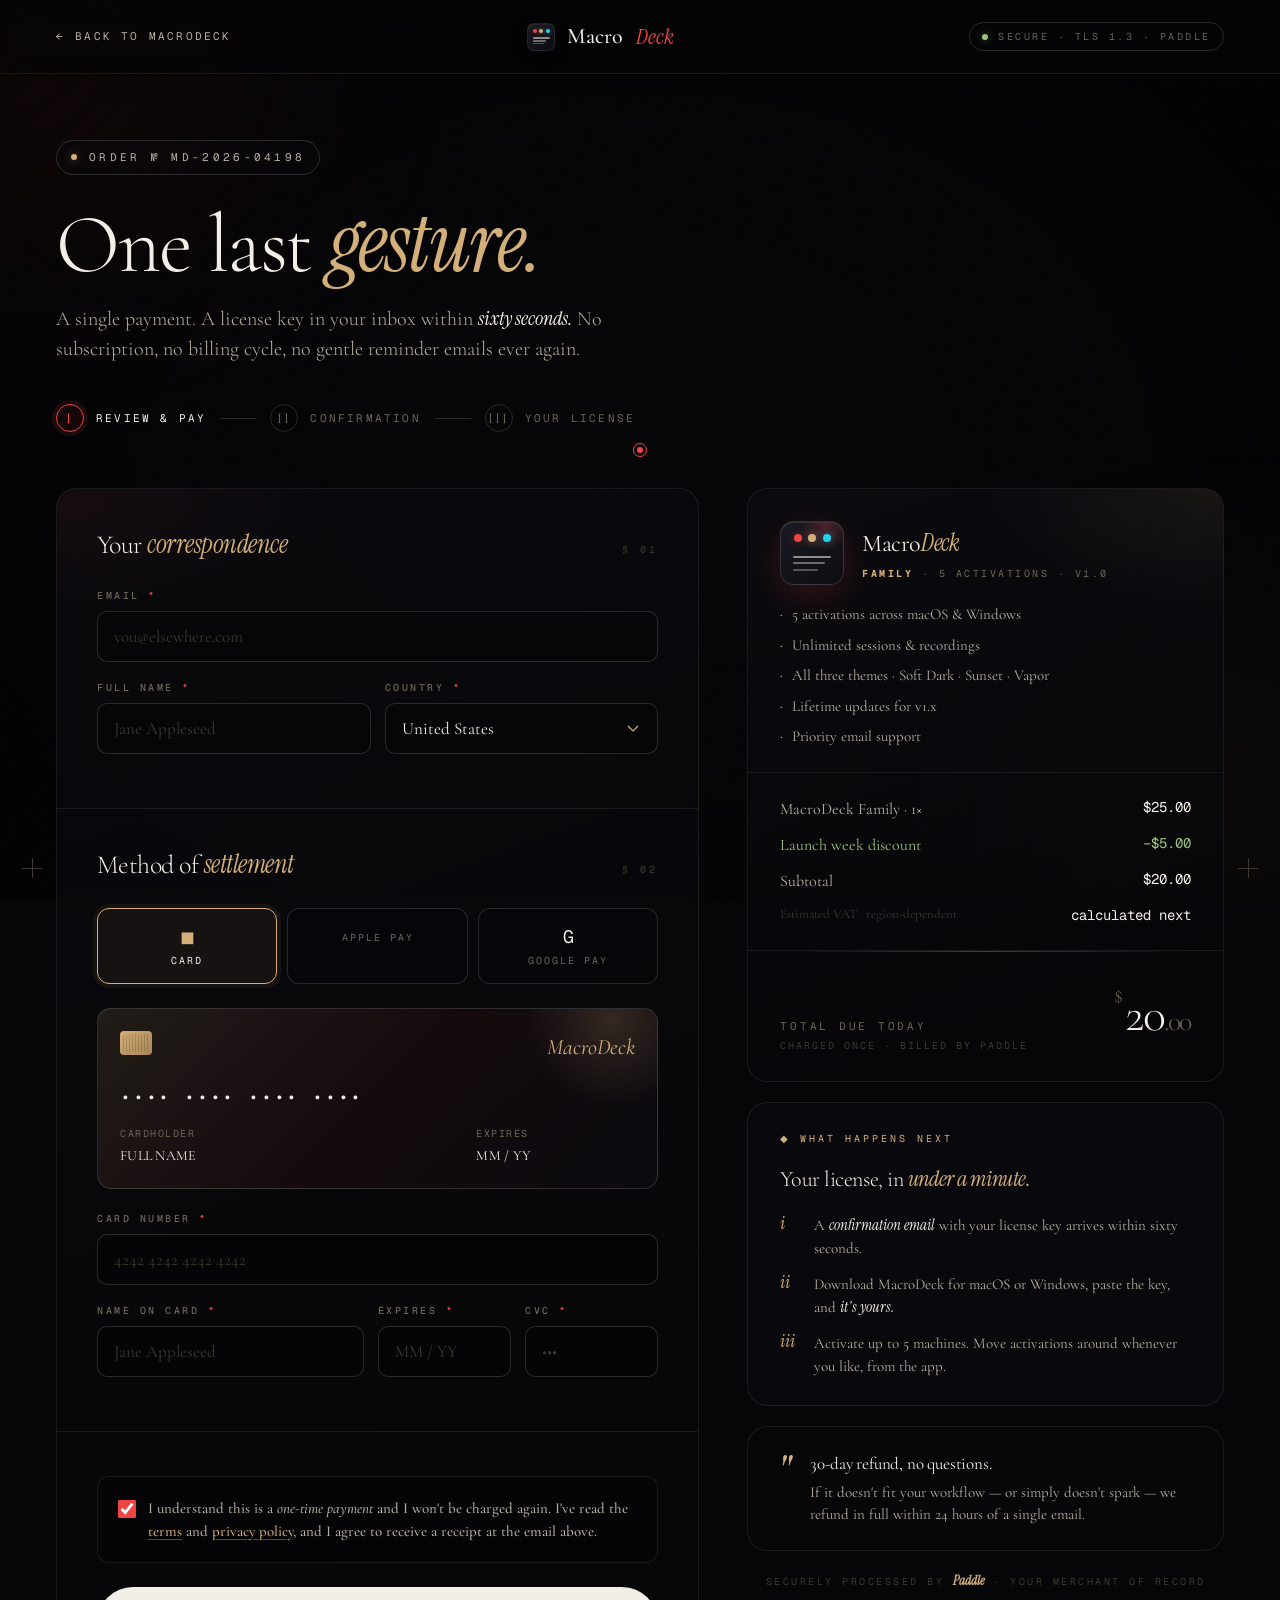
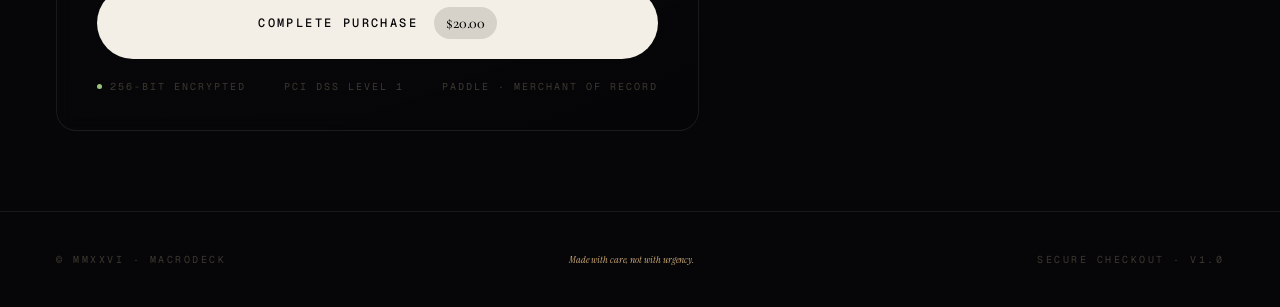
<file: checkout.html>
<!doctype html>
<html lang="en">
<head>
<meta charset="utf-8" />
<meta name="viewport" content="width=device-width, initial-scale=1" />
<title>Checkout · MacroDeck</title>
<link rel="preconnect" href="https://fonts.googleapis.com">
<link rel="preconnect" href="https://fonts.gstatic.com" crossorigin>
<link href="https://fonts.googleapis.com/css2?family=Geist+Mono:wght@300;400;500;600&family=Instrument+Serif:ital@0;1&family=Cormorant+Garamond:ital,wght@0,300..700;1,300..700&display=swap" rel="stylesheet">
<style>
  :root{
    --bg-0:#060608;
    --bg-1:#0c0c11;
    --bg-2:#121219;
    --bg-3:#1a1a23;
    --ink-0:#f4efe6;
    --ink-1:#b8b1a2;
    --ink-2:#6d6558;
    --ink-3:#3d3830;
    --accent:#ef4444;
    --accent-dim:#dc2626;
    --accent-soft:rgba(239,68,68,.35);
    --gold:#d4af7a;
    --gold-dim:#a88555;
    --rule:rgba(255,255,255,.08);
    --rule-mid:rgba(255,255,255,.14);
    --rule-strong:rgba(255,255,255,.22);
    --success:#9cc37b;
    --ease:cubic-bezier(.2,.8,.2,1);
  }
  *,*::before,*::after{box-sizing:border-box;margin:0;padding:0}
  html{scroll-behavior:smooth;font-size:16px;-webkit-font-smoothing:antialiased}
  body{font-family:'Cormorant Garamond',serif;background:var(--bg-0);color:var(--ink-0);min-height:100vh;line-height:1.5;cursor:none}
  ::selection{background:var(--accent);color:var(--bg-0)}
  button{font-family:inherit;cursor:none;border:0;background:none;color:inherit}
  a{color:inherit;text-decoration:none;cursor:none}
  input,select{font-family:inherit;cursor:text}
  .ital{font-family:'Instrument Serif',serif;font-style:italic;font-weight:400}

  .bg-layer{position:fixed;inset:0;z-index:0;pointer-events:none;overflow:hidden}
  .aurora{position:absolute;inset:-20%;filter:blur(100px);opacity:.5;will-change:transform}
  .aurora.one{background:radial-gradient(600px 400px at 15% 20%, rgba(239,68,68,.25), transparent 60%);animation:drift 30s ease-in-out infinite}
  .aurora.two{background:radial-gradient(700px 500px at 85% 80%, rgba(212,175,122,.18), transparent 60%);animation:drift 30s -10s ease-in-out infinite}
  @keyframes drift{
    0%,100%{transform:translate(0,0) scale(1)}
    33%{transform:translate(3%,-2%) scale(1.06)}
    66%{transform:translate(-2%,3%) scale(.98)}
  }
  .vignette{position:fixed;inset:0;z-index:2;pointer-events:none;background:radial-gradient(ellipse at center, transparent 35%, rgba(0,0,0,.5) 100%)}
  .grain{position:fixed;inset:0;z-index:3;pointer-events:none;opacity:.3;mix-blend-mode:overlay;background-image:url("data:image/svg+xml;utf8,<svg xmlns='http://www.w3.org/2000/svg' width='220' height='220'><filter id='n'><feTurbulence baseFrequency='0.9' numOctaves='2'/><feColorMatrix values='0 0 0 0 1 0 0 0 0 1 0 0 0 0 1 0 0 0 0.04 0'/></filter><rect width='100%' height='100%' filter='url(%23n)'/></svg>")}

  .cursor-core{position:fixed;z-index:200;width:14px;height:14px;border-radius:50%;border:1.5px solid var(--accent);pointer-events:none;mix-blend-mode:screen;transform:translate(-50%,-50%) translate(50vw,50vh);transition:width .18s var(--ease),height .18s var(--ease)}
  .cursor-core::after{content:"";position:absolute;inset:3px;border-radius:50%;background:var(--accent);box-shadow:0 0 16px var(--accent-soft)}
  .cursor-core.hover{width:40px;height:40px}
  .cursor-core.hover::after{inset:15px}

  .crosshair{position:fixed;z-index:6;width:20px;height:20px;pointer-events:none}
  .crosshair::before,.crosshair::after{content:"";position:absolute;background:var(--ink-3)}
  .crosshair::before{left:0;right:0;top:50%;height:1px}
  .crosshair::after{top:0;bottom:0;left:50%;width:1px}
  .crosshair.tl{top:22px;left:22px}
  .crosshair.tr{top:22px;right:22px}
  .crosshair.bl{bottom:22px;left:22px}
  .crosshair.br{bottom:22px;right:22px}

  nav.top{position:fixed;top:0;left:0;right:0;z-index:50;padding:20px 56px;display:flex;align-items:center;justify-content:space-between;backdrop-filter:blur(14px);background:rgba(6,6,8,.55);border-bottom:1px solid var(--rule)}
  .logo{font-family:'Cormorant Garamond',serif;font-weight:500;font-size:22px;letter-spacing:.01em;display:flex;align-items:center;gap:12px}
  .logo .ital{color:var(--accent)}
  .logo-mark{width:28px;height:28px;border-radius:7px;background:linear-gradient(145deg, #1a1a23, #0c0c11);border:1px solid rgba(255,255,255,.08);display:grid;grid-template-columns:repeat(3,1fr);grid-template-rows:auto auto;gap:2.5px;padding:5px;box-shadow:0 4px 14px rgba(0,0,0,.45), inset 0 1px 0 rgba(255,255,255,.06)}
  .logo-mark i{display:block;border-radius:50%;width:4px;height:4px;align-self:start;justify-self:center}
  .logo-mark i.r{background:var(--accent);box-shadow:0 0 5px var(--accent-soft)}
  .logo-mark i.a{background:var(--gold);box-shadow:0 0 5px rgba(212,175,122,.5)}
  .logo-mark i.c{background:#22d3ee;box-shadow:0 0 5px rgba(34,211,238,.5)}
  .logo-mark b{grid-column:1 / -1;display:grid;grid-template-rows:repeat(3,1fr);gap:1.5px;margin-top:2px}
  .logo-mark b::before,.logo-mark b::after{content:"";display:block;height:1.2px;border-radius:1px;background:rgba(244,239,230,.55)}
  .logo-mark b::after{width:65%;background:rgba(244,239,230,.3)}
  .logo-mark b em{display:block;height:1.2px;border-radius:1px;background:rgba(244,239,230,.4);width:82%}
  .back-link{font-family:'Geist Mono',monospace;font-size:11px;letter-spacing:.2em;text-transform:uppercase;color:var(--ink-1);display:inline-flex;align-items:center;gap:10px;transition:color .3s}
  .back-link:hover{color:var(--gold)}
  .back-link .arrow{transition:transform .3s var(--ease)}
  .back-link:hover .arrow{transform:translateX(-4px)}
  .nav-secure{display:inline-flex;align-items:center;gap:10px;font-family:'Geist Mono',monospace;font-size:10px;letter-spacing:.25em;text-transform:uppercase;color:var(--ink-2);padding:6px 12px;border:1px solid var(--rule-mid);border-radius:100px}
  .nav-secure .dot{width:6px;height:6px;border-radius:50%;background:var(--success);box-shadow:0 0 10px rgba(156,195,123,.5)}

  main{position:relative;z-index:4;max-width:1280px;margin:0 auto;padding:140px 56px 80px}

  .header{margin-bottom:56px}
  .eyebrow{display:inline-flex;align-items:center;gap:12px;font-family:'Geist Mono',monospace;font-size:11px;letter-spacing:.3em;text-transform:uppercase;color:var(--ink-1);padding:8px 14px;border:1px solid var(--rule-mid);border-radius:100px;background:rgba(12,12,17,.4);backdrop-filter:blur(10px);margin-bottom:28px;opacity:0;animation:fadeUp 1s .1s var(--ease) forwards}
  .eyebrow .dot{width:6px;height:6px;border-radius:50%;background:var(--gold);box-shadow:0 0 10px rgba(212,175,122,.5)}
  @keyframes fadeUp{from{opacity:0;transform:translateY(14px)}to{opacity:1;transform:translateY(0)}}

  h1{font-family:'Cormorant Garamond',serif;font-weight:300;font-size:clamp(44px,6.5vw,84px);line-height:.98;letter-spacing:-.025em;margin-bottom:18px;opacity:0;animation:fadeUp 1s .25s var(--ease) forwards}
  h1 .ital{font-family:'Instrument Serif',serif;font-style:italic;color:var(--gold)}
  .lede{font-family:'Cormorant Garamond',serif;font-weight:300;font-size:20px;color:var(--ink-1);max-width:640px;opacity:0;animation:fadeUp 1s .4s var(--ease) forwards}
  .lede em{font-family:'Instrument Serif',serif;font-style:italic;color:var(--ink-0)}

  .steps-bar{margin-top:40px;display:flex;align-items:center;gap:14px;opacity:0;animation:fadeUp 1s .55s var(--ease) forwards;flex-wrap:wrap}
  .step{display:inline-flex;align-items:center;gap:12px;font-family:'Geist Mono',monospace;font-size:11px;letter-spacing:.2em;text-transform:uppercase;color:var(--ink-2)}
  .step .sn{width:28px;height:28px;border-radius:50%;border:1px solid var(--rule-mid);display:grid;place-items:center;font-family:'Cormorant Garamond',serif;font-size:15px;font-weight:400}
  .step.active{color:var(--ink-0)}
  .step.active .sn{border-color:var(--accent);color:var(--accent);background:rgba(239,68,68,.08);box-shadow:0 0 0 4px rgba(239,68,68,.1)}
  .step-div{width:36px;height:1px;background:var(--rule-mid)}

  .grid{display:grid;grid-template-columns:1.35fr 1fr;gap:48px;margin-top:56px;align-items:start}
  @media (max-width:900px){.grid{grid-template-columns:1fr;gap:32px}main{padding:120px 24px 60px} nav.top{padding:18px 22px}}
  @media (hover: none), (pointer: coarse){
    body, button, a, input, select, textarea, .pay-tab, .agree label{cursor:auto !important}
    .cursor-core, .cursor-label{display:none !important}
  }

  .form-card{border:1px solid var(--rule);border-radius:20px;background:linear-gradient(160deg, rgba(12,12,17,.7), rgba(6,6,8,.85));backdrop-filter:blur(10px);overflow:hidden;position:relative;opacity:0;animation:fadeUp 1s .7s var(--ease) forwards}
  .form-card::before{content:"";position:absolute;inset:0;background:radial-gradient(400px 200px at 0% 0%, rgba(239,68,68,.06), transparent 60%);pointer-events:none}
  .form-section{padding:36px 40px;border-bottom:1px solid var(--rule);position:relative}
  .form-section:last-of-type{border-bottom:0}
  .form-section-head{display:flex;justify-content:space-between;align-items:baseline;margin-bottom:24px}
  .form-section-title{font-family:'Cormorant Garamond',serif;font-weight:300;font-size:26px;letter-spacing:-.02em}
  .form-section-title .ital{font-family:'Instrument Serif',serif;font-style:italic;color:var(--gold)}
  .form-section-num{font-family:'Geist Mono',monospace;font-size:10px;letter-spacing:.3em;text-transform:uppercase;color:var(--ink-3)}

  .field{margin-bottom:18px}
  .field:last-child{margin-bottom:0}
  .field-row{display:grid;grid-template-columns:1fr 1fr;gap:14px;margin-bottom:18px}
  .field-row.three{grid-template-columns:2fr 1fr 1fr}
  label{display:block;font-family:'Geist Mono',monospace;font-size:10px;letter-spacing:.25em;text-transform:uppercase;color:var(--ink-2);margin-bottom:8px;font-weight:500}
  label .req{color:var(--accent)}
  input[type="text"],input[type="email"],select{
    width:100%;font-family:'Cormorant Garamond',serif;font-weight:400;font-size:17px;
    background:rgba(6,6,8,.6);border:1px solid var(--rule-mid);border-radius:10px;
    padding:14px 16px;color:var(--ink-0);transition:all .3s var(--ease);
    -webkit-appearance:none;appearance:none;
  }
  input::placeholder{color:var(--ink-3)}
  input:focus,select:focus{outline:0;border-color:var(--gold);background:rgba(6,6,8,.9);box-shadow:0 0 0 4px rgba(212,175,122,.08)}
  select{cursor:none;background-image:url("data:image/svg+xml;utf8,<svg xmlns='http://www.w3.org/2000/svg' width='12' height='8' viewBox='0 0 12 8'><path d='M1 1l5 5 5-5' stroke='%23d4af7a' stroke-width='1.2' fill='none'/></svg>");background-repeat:no-repeat;background-position:right 18px center;padding-right:44px}

  .pay-tabs{display:grid;grid-template-columns:repeat(3,1fr);gap:10px;margin-bottom:24px}
  .pay-tab{padding:16px 14px;border:1px solid var(--rule-mid);border-radius:12px;background:rgba(6,6,8,.4);display:flex;flex-direction:column;gap:6px;align-items:center;transition:all .3s var(--ease);position:relative}
  .pay-tab:hover{border-color:var(--rule-strong)}
  .pay-tab.active{border-color:var(--gold);background:rgba(212,175,122,.06);box-shadow:0 0 0 4px rgba(212,175,122,.06)}
  .pay-icon{font-family:'Geist Mono',monospace;font-size:18px;color:var(--ink-0)}
  .pay-tab.active .pay-icon{color:var(--gold)}
  .pay-name{font-family:'Geist Mono',monospace;font-size:10px;letter-spacing:.2em;text-transform:uppercase;color:var(--ink-2)}
  .pay-tab.active .pay-name{color:var(--ink-0)}

  .card-preview{
    border:1px solid var(--rule-mid);border-radius:14px;padding:22px;margin-bottom:22px;
    background:linear-gradient(135deg, rgba(212,175,122,.12), rgba(239,68,68,.06), rgba(12,12,17,.92));
    display:grid;grid-template-columns:1fr auto;gap:16px;position:relative;overflow:hidden;min-height:130px
  }
  .card-preview::before{content:"";position:absolute;top:-50%;right:-10%;width:200px;height:200px;border-radius:50%;background:radial-gradient(circle, rgba(212,175,122,.18), transparent 60%);pointer-events:none}
  .card-chip{width:32px;height:24px;border-radius:4px;background:linear-gradient(135deg, var(--gold), var(--gold-dim));margin-bottom:28px;position:relative}
  .card-chip::after{content:"";position:absolute;inset:3px;border-radius:2px;background:repeating-linear-gradient(to right, rgba(0,0,0,.15) 0 1px, transparent 1px 3px)}
  .card-num{font-family:'Geist Mono',monospace;font-size:18px;letter-spacing:.1em;color:var(--ink-0)}
  .card-foot{display:flex;justify-content:space-between;margin-top:16px;font-family:'Geist Mono',monospace;font-size:10px;letter-spacing:.15em;text-transform:uppercase;color:var(--ink-2)}
  .card-foot b{color:var(--ink-0);display:block;margin-top:4px;font-family:'Cormorant Garamond',serif;font-size:14px;letter-spacing:.02em;font-weight:400;text-transform:uppercase}
  .card-brand{font-family:'Cormorant Garamond',serif;font-style:italic;font-size:22px;color:var(--gold);align-self:flex-start}

  .agree{display:flex;gap:12px;align-items:flex-start;padding:20px;border:1px solid var(--rule);border-radius:12px;background:rgba(6,6,8,.4);margin-top:8px}
  .agree input{width:18px;height:18px;flex-shrink:0;margin-top:3px;accent-color:var(--accent);cursor:none}
  .agree label{font-family:'Cormorant Garamond',serif;font-size:15px;color:var(--ink-1);line-height:1.5;margin:0;text-transform:none;letter-spacing:0}
  .agree a{color:var(--gold);text-decoration:underline;text-underline-offset:3px;text-decoration-color:rgba(212,175,122,.4);transition:text-decoration-color .3s}
  .agree a:hover{text-decoration-color:var(--gold)}

  .submit{margin-top:24px;width:100%;padding:20px 28px;border-radius:100px;background:var(--ink-0);color:var(--bg-0);font-family:'Geist Mono',monospace;font-size:12px;font-weight:500;letter-spacing:.2em;text-transform:uppercase;display:flex;align-items:center;justify-content:center;gap:16px;position:relative;overflow:hidden;transition:all .35s var(--ease)}
  .submit::before{content:"";position:absolute;inset:0;background:var(--accent);transform:translateX(-101%);transition:transform .45s var(--ease)}
  .submit:hover{color:var(--ink-0)}
  .submit:hover::before{transform:translateX(0)}
  .submit span{position:relative;z-index:1;display:inline-flex;align-items:center;gap:16px}
  .submit .amount{padding:6px 12px;border-radius:100px;background:rgba(0,0,0,.12);font-family:'Cormorant Garamond',serif;font-size:16px;font-weight:500;letter-spacing:-.01em;text-transform:none}
  .submit:hover .amount{background:rgba(255,255,255,.15)}

  .trust-row{display:flex;justify-content:space-between;align-items:center;margin-top:20px;font-family:'Geist Mono',monospace;font-size:10px;letter-spacing:.2em;text-transform:uppercase;color:var(--ink-3);flex-wrap:wrap;gap:12px}
  .trust-row .item{display:inline-flex;align-items:center;gap:8px}
  .trust-row .dot{width:5px;height:5px;border-radius:50%;background:var(--success)}

  .summary{position:sticky;top:110px;display:flex;flex-direction:column;gap:20px;opacity:0;animation:fadeUp 1s .85s var(--ease) forwards}

  .summary-card{border:1px solid var(--rule);border-radius:20px;background:linear-gradient(160deg, rgba(12,12,17,.8), rgba(6,6,8,.9));backdrop-filter:blur(10px);overflow:hidden;position:relative}
  .summary-card::before{content:"";position:absolute;inset:0;background:radial-gradient(400px 200px at 100% 0%, rgba(212,175,122,.08), transparent 60%);pointer-events:none}

  .prod{padding:32px 32px 24px;border-bottom:1px solid var(--rule);position:relative}
  .prod-head{display:flex;align-items:center;gap:18px;margin-bottom:18px}
  .prod-icon{width:64px;height:64px;border-radius:14px;background:linear-gradient(145deg, #1a1a23, #0c0c11);border:1px solid var(--rule-mid);display:grid;grid-template-columns:repeat(3,1fr);grid-template-rows:auto auto;gap:5px;padding:12px;position:relative;overflow:hidden;box-shadow:0 10px 32px rgba(239,68,68,.18), inset 0 1px 0 rgba(255,255,255,.08)}
  .prod-icon::before{content:"";position:absolute;top:-40%;right:-20%;width:60px;height:60px;border-radius:50%;background:radial-gradient(circle, rgba(239,68,68,.25), transparent 60%);pointer-events:none}
  .prod-icon i{display:block;border-radius:50%;width:8px;height:8px;align-self:start;justify-self:center;position:relative;z-index:2}
  .prod-icon i.r{background:var(--accent);box-shadow:0 0 8px var(--accent-soft)}
  .prod-icon i.a{background:var(--gold);box-shadow:0 0 8px rgba(212,175,122,.5)}
  .prod-icon i.c{background:#22d3ee;box-shadow:0 0 8px rgba(34,211,238,.5)}
  .prod-icon b{grid-column:1 / -1;display:grid;grid-template-rows:repeat(3,1fr);gap:3px;margin-top:4px;position:relative;z-index:2}
  .prod-icon b::before,.prod-icon b::after{content:"";display:block;height:2px;border-radius:1.5px;background:rgba(244,239,230,.55)}
  .prod-icon b::after{width:65%;background:rgba(244,239,230,.3)}
  .prod-icon b em{display:block;height:2px;border-radius:1.5px;background:rgba(244,239,230,.4);width:82%}
  .prod-name{font-family:'Cormorant Garamond',serif;font-weight:400;font-size:24px;letter-spacing:-.02em}
  .prod-name .ital{font-family:'Instrument Serif',serif;font-style:italic;color:var(--gold)}
  .prod-tier{font-family:'Geist Mono',monospace;font-size:10px;letter-spacing:.25em;text-transform:uppercase;color:var(--ink-2);margin-top:4px}
  .prod-tier b{color:var(--gold)}
  .prod-features{list-style:none;display:flex;flex-direction:column;gap:8px;font-family:'Cormorant Garamond',serif;font-size:15px;color:var(--ink-1);line-height:1.5}
  .prod-features li{display:flex;gap:10px;align-items:baseline}
  .prod-features li::before{content:"◆";color:var(--gold);font-size:8px;position:relative;top:-2px}

  .receipt{padding:24px 32px;border-bottom:1px solid var(--rule);display:flex;flex-direction:column;gap:12px}
  .rline{display:flex;justify-content:space-between;font-family:'Cormorant Garamond',serif;font-size:16px;color:var(--ink-1)}
  .rline .amt{font-family:'Geist Mono',monospace;font-size:14px;color:var(--ink-0)}
  .rline.discount{color:var(--success)}
  .rline.discount .amt{color:var(--success)}
  .rline.muted{color:var(--ink-3);font-size:13px}

  .total{padding:28px 32px;display:flex;justify-content:space-between;align-items:baseline;position:relative}
  .total::before{content:"";position:absolute;top:0;left:32px;right:32px;height:1px;background:linear-gradient(90deg, transparent, var(--rule-strong), transparent)}
  .total-label{font-family:'Geist Mono',monospace;font-size:11px;letter-spacing:.25em;text-transform:uppercase;color:var(--ink-2)}
  .total-amt{font-family:'Cormorant Garamond',serif;font-weight:300;font-size:48px;letter-spacing:-.03em;color:var(--ink-0)}
  .total-amt .cur{font-size:22px;color:var(--ink-2);vertical-align:top;margin-right:4px}
  .total-vat{font-family:'Geist Mono',monospace;font-size:10px;letter-spacing:.2em;text-transform:uppercase;color:var(--ink-3);margin-top:4px}

  .delivery{border:1px solid var(--rule);border-radius:20px;padding:28px 32px;background:rgba(12,12,17,.6);backdrop-filter:blur(8px)}
  .delivery-head{font-family:'Geist Mono',monospace;font-size:10px;letter-spacing:.3em;text-transform:uppercase;color:var(--gold);margin-bottom:16px}
  .delivery-title{font-family:'Cormorant Garamond',serif;font-weight:300;font-size:22px;letter-spacing:-.02em;margin-bottom:18px}
  .delivery-title .ital{font-family:'Instrument Serif',serif;font-style:italic;color:var(--gold)}
  .delivery-list{list-style:none;display:flex;flex-direction:column;gap:14px;font-family:'Cormorant Garamond',serif;font-size:15px;color:var(--ink-1);line-height:1.5}
  .delivery-list li{display:flex;gap:14px;align-items:flex-start}
  .delivery-list .dnum{font-family:'Instrument Serif',serif;font-style:italic;color:var(--gold);font-size:18px;line-height:1;flex-shrink:0;min-width:20px}
  .delivery-list em{font-family:'Instrument Serif',serif;font-style:italic;color:var(--ink-0)}

  .refund{border:1px solid var(--rule);border-radius:20px;padding:24px 28px;background:rgba(12,12,17,.4);display:flex;gap:18px;align-items:flex-start}
  .refund-mark{font-family:'Instrument Serif',serif;font-style:italic;font-size:42px;color:var(--gold);line-height:1;flex-shrink:0}
  .refund-body{font-family:'Cormorant Garamond',serif;font-size:15px;color:var(--ink-1);line-height:1.5}
  .refund-body b{display:block;color:var(--ink-0);font-size:17px;font-weight:400;margin-bottom:4px;letter-spacing:-.01em}

  .powered{text-align:center;font-family:'Geist Mono',monospace;font-size:10px;letter-spacing:.25em;text-transform:uppercase;color:var(--ink-3)}
  .powered b{color:var(--gold);font-family:'Instrument Serif',serif;font-style:italic;font-size:13px;letter-spacing:0;text-transform:none}

  footer{border-top:1px solid var(--rule);padding:40px 56px;position:relative;z-index:4;font-family:'Geist Mono',monospace;font-size:10px;letter-spacing:.25em;text-transform:uppercase;color:var(--ink-3);display:flex;justify-content:space-between;align-items:center;flex-wrap:wrap;gap:14px}
  footer .ital{font-family:'Instrument Serif',serif;color:var(--gold);font-style:italic;text-transform:none;letter-spacing:0}
  @media (max-width:900px){footer{padding:32px 24px}}
</style>
</head>
<body>

<div class="bg-layer">
  <div class="aurora one"></div>
  <div class="aurora two"></div>
</div>
<div class="vignette"></div>
<div class="grain"></div>

<div class="crosshair tl"></div>
<div class="crosshair tr"></div>
<div class="crosshair bl"></div>
<div class="crosshair br"></div>

<div class="cursor-core" id="cc"></div>

<nav class="top">
  <a href="index.html" class="back-link"><span class="arrow">←</span> Back to MacroDeck</a>
  <a href="index.html" class="logo"><span class="logo-mark" aria-hidden="true"><i class="r"></i><i class="a"></i><i class="c"></i><b><em></em></b></span> Macro<span class="ital">Deck</span></a>
  <div class="nav-secure"><span class="dot"></span>Secure · TLS 1.3 · Paddle</div>
</nav>

<main>
  <header class="header">
    <div class="eyebrow"><span class="dot"></span> Order №&nbsp;MD-2026-04198</div>
    <h1>One last <span class="ital">gesture.</span></h1>
    <p class="lede">A single payment. A license key in your inbox within <em>sixty seconds.</em> No subscription, no billing cycle, no gentle reminder emails ever again.</p>

    <div class="steps-bar">
      <div class="step active"><span class="sn">i</span> Review &amp; Pay</div>
      <span class="step-div"></span>
      <div class="step"><span class="sn">ii</span> Confirmation</div>
      <span class="step-div"></span>
      <div class="step"><span class="sn">iii</span> Your License</div>
    </div>
  </header>

  <div class="grid">
    <form class="form-card" onsubmit="event.preventDefault(); alert('Demo — payment not wired up.')">

      <div class="form-section">
        <div class="form-section-head">
          <h2 class="form-section-title">Your <span class="ital">correspondence</span></h2>
          <span class="form-section-num">§ 01</span>
        </div>
        <div class="field">
          <label>Email <span class="req">*</span></label>
          <input type="email" placeholder="you@elsewhere.com" required />
        </div>
        <div class="field-row">
          <div>
            <label>Full name <span class="req">*</span></label>
            <input type="text" placeholder="Jane Appleseed" required />
          </div>
          <div>
            <label>Country <span class="req">*</span></label>
            <select required>
              <option>United States</option>
              <option>United Kingdom</option>
              <option>Canada</option>
              <option>Germany</option>
              <option>Australia</option>
              <option>Japan</option>
              <option>Elsewhere…</option>
            </select>
          </div>
        </div>
      </div>

      <div class="form-section">
        <div class="form-section-head">
          <h2 class="form-section-title">Method of <span class="ital">settlement</span></h2>
          <span class="form-section-num">§ 02</span>
        </div>
        <div class="pay-tabs">
          <button type="button" class="pay-tab active" data-tab="card">
            <div class="pay-icon">◼</div>
            <div class="pay-name">Card</div>
          </button>
          <button type="button" class="pay-tab" data-tab="apple">
            <div class="pay-icon"></div>
            <div class="pay-name">Apple Pay</div>
          </button>
          <button type="button" class="pay-tab" data-tab="google">
            <div class="pay-icon">G</div>
            <div class="pay-name">Google Pay</div>
          </button>
        </div>

        <div class="card-preview">
          <div>
            <div class="card-chip"></div>
            <div class="card-num" id="cardNumPrev">•••• •••• •••• ••••</div>
            <div class="card-foot">
              <div>Cardholder<b id="cardNamePrev">FULL NAME</b></div>
              <div>Expires<b id="cardExpPrev">MM / YY</b></div>
            </div>
          </div>
          <div class="card-brand">MacroDeck</div>
        </div>

        <div class="field">
          <label>Card number <span class="req">*</span></label>
          <input type="text" id="cardNum" placeholder="4242 4242 4242 4242" maxlength="19" />
        </div>
        <div class="field-row three">
          <div>
            <label>Name on card <span class="req">*</span></label>
            <input type="text" id="cardName" placeholder="Jane Appleseed" />
          </div>
          <div>
            <label>Expires <span class="req">*</span></label>
            <input type="text" id="cardExp" placeholder="MM / YY" maxlength="7" />
          </div>
          <div>
            <label>CVC <span class="req">*</span></label>
            <input type="text" placeholder="•••" maxlength="4" />
          </div>
        </div>
      </div>

      <div class="form-section">
        <div class="agree">
          <input type="checkbox" id="agree" checked />
          <label for="agree">I understand this is a <em>one-time payment</em> and I won't be charged again. I've read the <a href="#">terms</a> and <a href="#">privacy policy</a>, and I agree to receive a receipt at the email above.</label>
        </div>
        <button type="submit" class="submit">
          <span>Complete purchase <span class="amount">$20.00</span></span>
        </button>
        <div class="trust-row">
          <span class="item"><span class="dot"></span>256-bit encrypted</span>
          <span class="item">PCI DSS Level 1</span>
          <span class="item">Paddle · Merchant of record</span>
        </div>
      </div>
    </form>

    <aside class="summary">
      <div class="summary-card">
        <div class="prod">
          <div class="prod-head">
            <div class="prod-icon" aria-hidden="true"><i class="r"></i><i class="a"></i><i class="c"></i><b><em></em></b></div>
            <div>
              <div class="prod-name">Macro<span class="ital">Deck</span></div>
              <div class="prod-tier"><b>Family</b> · 5 activations · v1.0</div>
            </div>
          </div>
          <ul class="prod-features">
            <li>5 activations across macOS &amp; Windows</li>
            <li>Unlimited sessions &amp; recordings</li>
            <li>All three themes · Soft Dark · Sunset · Vapor</li>
            <li>Lifetime updates for v1.x</li>
            <li>Priority email support</li>
          </ul>
        </div>

        <div class="receipt">
          <div class="rline"><span>MacroDeck Family · 1×</span><span class="amt">$25.00</span></div>
          <div class="rline discount"><span>Launch week discount</span><span class="amt">−$5.00</span></div>
          <div class="rline"><span>Subtotal</span><span class="amt">$20.00</span></div>
          <div class="rline muted"><span>Estimated VAT · region-dependent</span><span class="amt">calculated next</span></div>
        </div>

        <div class="total">
          <div>
            <div class="total-label">Total due today</div>
            <div class="total-vat">Charged once · billed by Paddle</div>
          </div>
          <div class="total-amt"><span class="cur">$</span>20<span style="color:var(--ink-2);font-size:28px">.00</span></div>
        </div>
      </div>

      <div class="delivery">
        <div class="delivery-head">◆ What happens next</div>
        <div class="delivery-title">Your license, in <span class="ital">under a minute.</span></div>
        <ul class="delivery-list">
          <li><span class="dnum">i</span><span>A <em>confirmation email</em> with your license key arrives within sixty seconds.</span></li>
          <li><span class="dnum">ii</span><span>Download MacroDeck for macOS or Windows, paste the key, and <em>it's yours.</em></span></li>
          <li><span class="dnum">iii</span><span>Activate up to 5 machines. Move activations around whenever you like, from the app.</span></li>
        </ul>
      </div>

      <div class="refund">
        <div class="refund-mark">"</div>
        <div class="refund-body">
          <b>30-day refund, no questions.</b>
          If it doesn't fit your workflow — or simply doesn't spark — we refund in full within 24 hours of a single email.
        </div>
      </div>

      <div class="powered">Securely processed by <b>Paddle</b> · your merchant of record</div>
    </aside>
  </div>
</main>

<footer>
  <span>© MMXXVI · MacroDeck</span>
  <span class="ital">Made with care, not with urgency.</span>
  <span>Secure checkout · v1.0</span>
</footer>

<script>
  const cc = document.getElementById('cc');
  let mx = innerWidth/2, my = innerHeight/2, tx = mx, ty = my;
  document.addEventListener('mousemove', e => { mx = e.clientX; my = e.clientY; });
  function tick(){
    tx += (mx - tx)*0.22;
    ty += (my - ty)*0.22;
    cc.style.transform = `translate(${tx}px,${ty}px) translate(-50%,-50%)`;
    requestAnimationFrame(tick);
  }
  tick();
  document.querySelectorAll('a, button, input, select, .pay-tab, .agree label').forEach(el => {
    el.addEventListener('mouseenter', () => cc.classList.add('hover'));
    el.addEventListener('mouseleave', () => cc.classList.remove('hover'));
  });

  document.querySelectorAll('.pay-tab').forEach(tab => {
    tab.addEventListener('click', () => {
      document.querySelectorAll('.pay-tab').forEach(t => t.classList.remove('active'));
      tab.classList.add('active');
    });
  });

  const cardNum = document.getElementById('cardNum');
  const cardName = document.getElementById('cardName');
  const cardExp = document.getElementById('cardExp');
  const cardNumPrev = document.getElementById('cardNumPrev');
  const cardNamePrev = document.getElementById('cardNamePrev');
  const cardExpPrev = document.getElementById('cardExpPrev');

  cardNum.addEventListener('input', e => {
    let v = e.target.value.replace(/\D/g,'').slice(0,16);
    v = v.replace(/(.{4})/g,'$1 ').trim();
    e.target.value = v;
    if (!v) cardNumPrev.textContent = '•••• •••• •••• ••••';
    else {
      const padded = v.replace(/ /g,'').padEnd(16,'•');
      cardNumPrev.textContent = padded.replace(/(.{4})/g,'$1 ').trim();
    }
  });
  cardName.addEventListener('input', e => {
    cardNamePrev.textContent = e.target.value.toUpperCase() || 'FULL NAME';
  });
  cardExp.addEventListener('input', e => {
    let v = e.target.value.replace(/\D/g,'').slice(0,4);
    if (v.length >= 3) v = v.slice(0,2) + ' / ' + v.slice(2);
    e.target.value = v;
    cardExpPrev.textContent = v || 'MM / YY';
  });
</script>

</body>
</html>
</file>
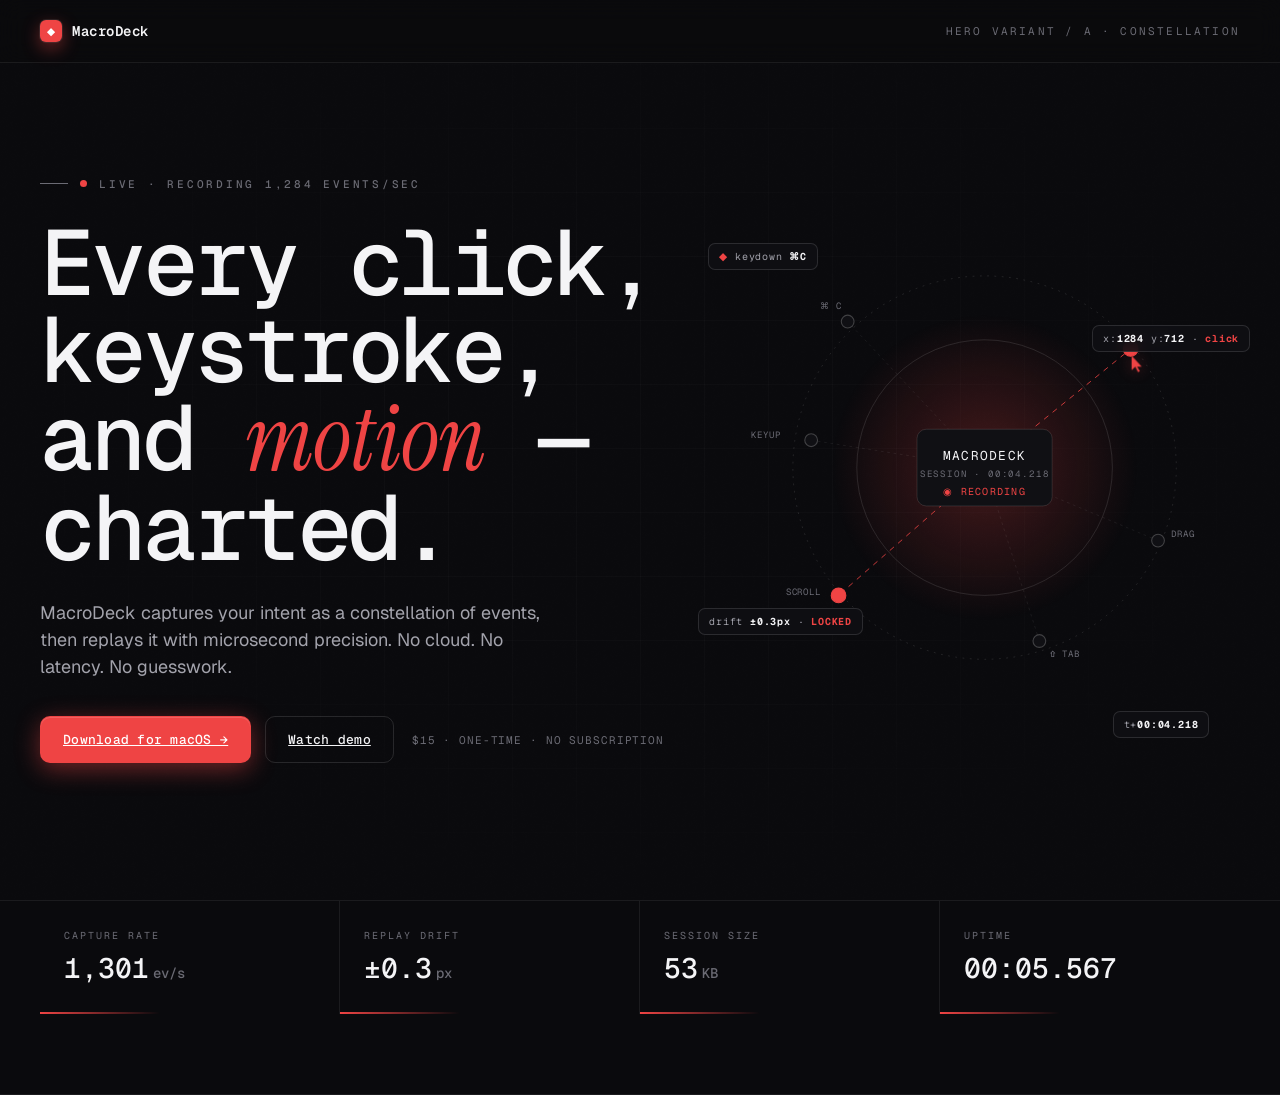
<file: hero-a-constellation.html>
<!doctype html>
<html lang="en">
<head>
<meta charset="utf-8" />
<meta name="viewport" content="width=device-width, initial-scale=1" />
<title>Hero A — Constellation of Events</title>
<link rel="preconnect" href="https://fonts.googleapis.com">
<link rel="preconnect" href="https://fonts.gstatic.com" crossorigin>
<link href="https://fonts.googleapis.com/css2?family=Geist:wght@300;400;500;600;700;800;900&family=Geist+Mono:wght@300;400;500;600;700&family=Instrument+Serif:ital@0;1&display=swap" rel="stylesheet">
<style>
  :root{
    --bg-0:#0a0a0d; --bg-1:#101014; --bg-2:#17171c; --bg-3:#1e1e25;
    --border:rgba(255,255,255,.07); --border-mid:rgba(255,255,255,.12); --border-strong:rgba(255,255,255,.22);
    --text-0:#f4f4f6; --text-1:#a3a3ac; --text-2:#6b6b74;
    --accent:#ef4444; --accent-dim:#dc2626; --accent-glow:rgba(239,68,68,.45);
    --amber:#f59e0b; --cyan:#22d3ee; --green:#10b981;
  }
  *,*::before,*::after{box-sizing:border-box;margin:0;padding:0}
  html{font-size:16px;-webkit-font-smoothing:antialiased}
  body{font-family:'Geist',sans-serif;background:var(--bg-0);color:var(--text-0);overflow-x:hidden;min-height:100vh}
  ::selection{background:var(--accent);color:var(--bg-0)}
  .mono{font-family:'Geist Mono',monospace;font-feature-settings:"tnum" 1,"zero" 1}
  .italic-s{font-family:'Instrument Serif',serif;font-style:italic;font-weight:400}

  /* grid background */
  body::before{
    content:"";position:fixed;inset:0;z-index:0;pointer-events:none;
    background-image:
      linear-gradient(rgba(255,255,255,.02) 1px, transparent 1px),
      linear-gradient(90deg, rgba(255,255,255,.02) 1px, transparent 1px);
    background-size:64px 64px;
    mask-image:radial-gradient(ellipse at center, black 30%, transparent 80%);
  }
  body::after{
    content:"";position:fixed;inset:0;z-index:1;pointer-events:none;opacity:.5;mix-blend-mode:overlay;
    background-image:url("data:image/svg+xml;utf8,<svg xmlns='http://www.w3.org/2000/svg' width='220' height='220'><filter id='n'><feTurbulence baseFrequency='0.9' numOctaves='2'/><feColorMatrix values='0 0 0 0 1 0 0 0 0 1 0 0 0 0 1 0 0 0 0.025 0'/></filter><rect width='100%' height='100%' filter='url(%23n)'/></svg>");
  }

  nav{position:fixed;top:0;left:0;right:0;z-index:50;padding:20px 40px;display:flex;align-items:center;justify-content:space-between;backdrop-filter:blur(12px);background:rgba(10,10,13,.6);border-bottom:1px solid var(--border)}
  .logo{display:flex;align-items:center;gap:10px;font-family:'Geist Mono',monospace;font-weight:600;font-size:14px;letter-spacing:.04em}
  .logo-mark{width:22px;height:22px;border-radius:6px;background:var(--accent);display:grid;place-items:center;color:#fff;font-size:10px;box-shadow:0 0 0 1px rgba(255,255,255,.08), 0 6px 18px var(--accent-glow)}
  .nav-tag{font-family:'Geist Mono',monospace;font-size:11px;color:var(--text-2);letter-spacing:.2em;text-transform:uppercase}

  /* ─────── HERO A: CONSTELLATION ─────── */
  .hero{
    position:relative;z-index:2;min-height:100vh;padding:120px 40px 80px;
    display:grid;grid-template-columns:1.1fr .9fr;gap:64px;align-items:center;max-width:1400px;margin:0 auto;
  }
  .hero-canvas{position:absolute;inset:0;z-index:0;pointer-events:none}

  .hero-copy{position:relative;z-index:3}
  .eyebrow{font-family:'Geist Mono',monospace;font-size:11px;font-weight:500;letter-spacing:.25em;text-transform:uppercase;color:var(--text-2);display:flex;align-items:center;gap:12px;margin-bottom:28px}
  .eyebrow::before{content:"";width:28px;height:1px;background:var(--text-2)}
  .pulse-dot{width:7px;height:7px;border-radius:50%;background:var(--accent);box-shadow:0 0 0 0 var(--accent-glow);animation:pulse 1.8s infinite}
  @keyframes pulse{
    0%{box-shadow:0 0 0 0 rgba(239,68,68,.55)}
    70%{box-shadow:0 0 0 10px rgba(239,68,68,0)}
    100%{box-shadow:0 0 0 0 rgba(239,68,68,0)}
  }

  h1{
    font-family:'Geist Mono',monospace;
    font-size:clamp(48px,7.2vw,104px);
    font-weight:500;
    line-height:.95;
    letter-spacing:-.04em;
    margin-bottom:28px;
  }
  h1 .italic-s{font-family:'Instrument Serif',serif;font-style:italic;font-weight:400;color:var(--accent);letter-spacing:-.01em}
  h1 .word{display:inline-block;opacity:0;transform:translateY(24px);animation:rise .9s cubic-bezier(.2,.8,.2,1) forwards}
  h1 .word:nth-child(1){animation-delay:.05s}
  h1 .word:nth-child(2){animation-delay:.12s}
  h1 .word:nth-child(3){animation-delay:.19s}
  h1 .word:nth-child(4){animation-delay:.26s}
  h1 .word:nth-child(5){animation-delay:.33s}
  h1 .word:nth-child(6){animation-delay:.4s}
  h1 .word:nth-child(7){animation-delay:.47s}
  @keyframes rise{to{opacity:1;transform:translateY(0)}}

  .sub{font-size:18px;line-height:1.5;color:var(--text-1);max-width:520px;margin-bottom:36px;opacity:0;animation:rise .8s .55s cubic-bezier(.2,.8,.2,1) forwards}
  .cta-row{display:flex;gap:14px;align-items:center;opacity:0;animation:rise .8s .7s cubic-bezier(.2,.8,.2,1) forwards;flex-wrap:wrap}
  .btn{display:inline-flex;align-items:center;gap:10px;padding:14px 22px;border-radius:10px;font-family:'Geist Mono',monospace;font-size:13px;font-weight:500;letter-spacing:.02em;transition:all .25s cubic-bezier(.2,.8,.2,1);border:1px solid transparent}
  .btn-primary{background:var(--accent);color:#fff;box-shadow:0 6px 24px var(--accent-glow), inset 0 1px 0 rgba(255,255,255,.15)}
  .btn-primary:hover{transform:translateY(-2px);box-shadow:0 10px 32px var(--accent-glow), inset 0 1px 0 rgba(255,255,255,.2)}
  .btn-ghost{border-color:var(--border-mid);color:var(--text-0)}
  .btn-ghost:hover{border-color:var(--border-strong);background:rgba(255,255,255,.03)}
  .trust{font-family:'Geist Mono',monospace;font-size:11px;color:var(--text-2);letter-spacing:.08em;margin-left:4px}

  /* event node window (right side) */
  .stage{position:relative;z-index:3;aspect-ratio:1/1;max-width:560px;margin-left:auto;width:100%}
  svg.constellation{width:100%;height:100%;overflow:visible}
  .node{transform-origin:center;transform-box:fill-box}
  .node-ring{fill:none;stroke:var(--border-mid);stroke-width:1}
  .node-dot{fill:var(--bg-1);stroke:var(--border-strong);stroke-width:1.2}
  .node.active .node-dot{fill:var(--accent);stroke:var(--accent)}
  .node-label{font-family:'Geist Mono',monospace;font-size:10px;fill:var(--text-2);letter-spacing:.1em;text-transform:uppercase}
  .edge{stroke:var(--border);stroke-width:1;fill:none;stroke-dasharray:3 4}
  .edge.live{stroke:var(--accent);stroke-dasharray:6 6;animation:dash 1.2s linear infinite;opacity:.9}
  @keyframes dash{to{stroke-dashoffset:-24}}
  .cursor{fill:var(--accent);filter:drop-shadow(0 0 8px var(--accent-glow))}
  .ring-pulse{fill:none;stroke:var(--accent);stroke-width:1.5;opacity:0;transform-origin:center;transform-box:fill-box}
  .ring-pulse.on{animation:ringPulse 1.4s ease-out forwards}
  @keyframes ringPulse{0%{opacity:.9;r:4}100%{opacity:0;r:40}}

  .center-frame{fill:var(--bg-1);stroke:var(--border-mid);stroke-width:1}
  .center-text{font-family:'Geist Mono',monospace;fill:var(--text-0);text-anchor:middle;font-size:14px;letter-spacing:.1em}
  .center-sub{font-family:'Geist Mono',monospace;fill:var(--text-2);text-anchor:middle;font-size:10px;letter-spacing:.2em;text-transform:uppercase}
  .tick{font-family:'Geist Mono',monospace;fill:var(--accent);text-anchor:middle;font-size:11px;letter-spacing:.12em}

  /* floating metadata chips */
  .chip{position:absolute;font-family:'Geist Mono',monospace;font-size:10px;padding:6px 10px;border-radius:7px;border:1px solid var(--border-mid);background:rgba(16,16,20,.85);backdrop-filter:blur(8px);color:var(--text-1);letter-spacing:.08em;animation:float 6s ease-in-out infinite}
  .chip b{color:var(--text-0)}
  .chip .k{color:var(--accent)}
  .chip-1{top:6%;left:-4%;animation-delay:0s}
  .chip-2{top:22%;right:-2%;animation-delay:1.2s}
  .chip-3{bottom:18%;left:-6%;animation-delay:2.4s}
  .chip-4{bottom:-2%;right:6%;animation-delay:.8s}
  @keyframes float{
    0%,100%{transform:translateY(0)}
    50%{transform:translateY(-8px)}
  }

  /* telemetry strip below */
  .telemetry{
    max-width:1400px;margin:0 auto;padding:0 40px 80px;position:relative;z-index:3;
    display:grid;grid-template-columns:repeat(4,1fr);gap:0;border-top:1px solid var(--border);border-bottom:1px solid var(--border);
  }
  .tcell{padding:28px 24px;border-right:1px solid var(--border);position:relative;overflow:hidden}
  .tcell:last-child{border-right:0}
  .tlabel{font-family:'Geist Mono',monospace;font-size:10px;letter-spacing:.2em;text-transform:uppercase;color:var(--text-2);margin-bottom:8px}
  .tvalue{font-family:'Geist Mono',monospace;font-size:28px;font-weight:500;color:var(--text-0)}
  .tvalue .u{color:var(--text-2);font-size:14px;margin-left:4px}
  .tcell::after{content:"";position:absolute;left:0;bottom:0;height:2px;width:40%;background:linear-gradient(90deg, var(--accent), transparent);animation:scan 3.2s ease-in-out infinite}
  @keyframes scan{0%,100%{transform:translateX(-20%)}50%{transform:translateX(200%)}}

  @media (max-width:900px){
    .hero{grid-template-columns:1fr;padding-top:100px}
    .stage{max-width:420px;margin:0 auto}
    .telemetry{grid-template-columns:repeat(2,1fr)}
    .tcell:nth-child(2){border-right:0}
    .tcell:nth-child(1),.tcell:nth-child(2){border-bottom:1px solid var(--border)}
  }
</style>
</head>
<body>

<nav>
  <div class="logo"><span class="logo-mark">◆</span> MacroDeck</div>
  <div class="nav-tag">HERO VARIANT / A · CONSTELLATION</div>
</nav>

<section class="hero">
  <div class="hero-copy">
    <div class="eyebrow"><span class="pulse-dot"></span> LIVE · RECORDING 1,284 EVENTS/SEC</div>
    <h1>
      <span class="word">Every</span>
      <span class="word">click,</span>
      <span class="word">keystroke,</span>
      <span class="word">and</span>
      <span class="word italic-s">motion</span>
      <span class="word">—</span>
      <span class="word">charted.</span>
    </h1>
    <p class="sub">MacroDeck captures your intent as a constellation of events, then replays it with microsecond precision. No cloud. No latency. No guesswork.</p>
    <div class="cta-row">
      <a href="#" class="btn btn-primary">Download for macOS →</a>
      <a href="#" class="btn btn-ghost">Watch demo</a>
      <span class="trust mono">$15 · ONE-TIME · NO SUBSCRIPTION</span>
    </div>
  </div>

  <div class="stage">
    <div class="chip chip-1"><b class="k">◆</b> keydown <b>⌘C</b></div>
    <div class="chip chip-2">x:<b>1284</b> y:<b>712</b> · <b class="k">click</b></div>
    <div class="chip chip-3">drift <b>±0.3px</b> · <b class="k">LOCKED</b></div>
    <div class="chip chip-4">t+<b>00:04.218</b></div>

    <svg class="constellation" viewBox="0 0 560 560">
      <defs>
        <radialGradient id="halo" cx="50%" cy="50%" r="50%">
          <stop offset="0%" stop-color="rgba(239,68,68,.25)"/>
          <stop offset="70%" stop-color="rgba(239,68,68,0)"/>
        </radialGradient>
      </defs>
      <circle cx="280" cy="280" r="240" fill="url(#halo)"/>

      <!-- orbit rings -->
      <circle class="node-ring" cx="280" cy="280" r="140"/>
      <circle class="node-ring" cx="280" cy="280" r="210" stroke-dasharray="2 6"/>

      <!-- edges -->
      <g>
        <path class="edge" d="M 280 280 L 130 120"/>
        <path class="edge live" d="M 280 280 L 440 150"/>
        <path class="edge" d="M 280 280 L 470 360"/>
        <path class="edge" d="M 280 280 L 340 470"/>
        <path class="edge live" d="M 280 280 L 120 420"/>
        <path class="edge" d="M 280 280 L 90 250"/>
      </g>

      <!-- nodes -->
      <g class="node"><circle class="node-dot" cx="130" cy="120" r="7"/><text class="node-label" x="100" y="106">⌘ C</text></g>
      <g class="node active"><circle class="node-dot" cx="440" cy="150" r="8"/><text class="node-label" x="454" y="140">CLICK</text><circle class="ring-pulse on" cx="440" cy="150" r="4"/></g>
      <g class="node"><circle class="node-dot" cx="470" cy="360" r="7"/><text class="node-label" x="484" y="356">DRAG</text></g>
      <g class="node"><circle class="node-dot" cx="340" cy="470" r="7"/><text class="node-label" x="352" y="488">⇧ TAB</text></g>
      <g class="node active"><circle class="node-dot" cx="120" cy="420" r="8"/><text class="node-label" x="62" y="420">SCROLL</text><circle class="ring-pulse on" cx="120" cy="420" r="4" style="animation-delay:.6s"/></g>
      <g class="node"><circle class="node-dot" cx="90" cy="250" r="7"/><text class="node-label" x="24" y="248">KEYUP</text></g>

      <!-- center badge -->
      <rect class="center-frame" x="206" y="238" width="148" height="84" rx="10"/>
      <text class="center-text" x="280" y="272">MACRODECK</text>
      <text class="center-sub" x="280" y="290">SESSION · 00:04.218</text>
      <text class="tick" x="280" y="310">◉ RECORDING</text>

      <!-- moving cursor -->
      <polygon class="cursor" points="0,0 0,16 4,12 7,18 9,17 6,12 11,12">
        <animateMotion dur="6s" repeatCount="indefinite" path="M 280 280 L 440 150 L 470 360 L 120 420 L 280 280"/>
      </polygon>
    </svg>
  </div>
</section>

<section class="telemetry">
  <div class="tcell"><div class="tlabel">Capture rate</div><div class="tvalue" id="v1">1,284<span class="u">ev/s</span></div></div>
  <div class="tcell"><div class="tlabel">Replay drift</div><div class="tvalue">±0.3<span class="u">px</span></div></div>
  <div class="tcell"><div class="tlabel">Session size</div><div class="tvalue" id="v3">42<span class="u">KB</span></div></div>
  <div class="tcell"><div class="tlabel">Uptime</div><div class="tvalue" id="v4">00:04.218</div></div>
</section>

<script>
  // live-tick telemetry
  const v1 = document.getElementById('v1');
  const v3 = document.getElementById('v3');
  const v4 = document.getElementById('v4');
  let t = 4.218;
  setInterval(() => {
    t += 0.05;
    const mm = String(Math.floor(t/60)).padStart(2,'0');
    const ss = String(Math.floor(t%60)).padStart(2,'0');
    const ms = String(Math.floor((t*1000)%1000)).padStart(3,'0');
    v4.innerHTML = `${mm}:${ss}.${ms}`;
    v1.innerHTML = (1200 + Math.floor(Math.random()*200)).toLocaleString() + '<span class="u">ev/s</span>';
    v3.innerHTML = (42 + Math.floor(t*2)) + '<span class="u">KB</span>';
  }, 50);
</script>

</body>
</html>
</file>
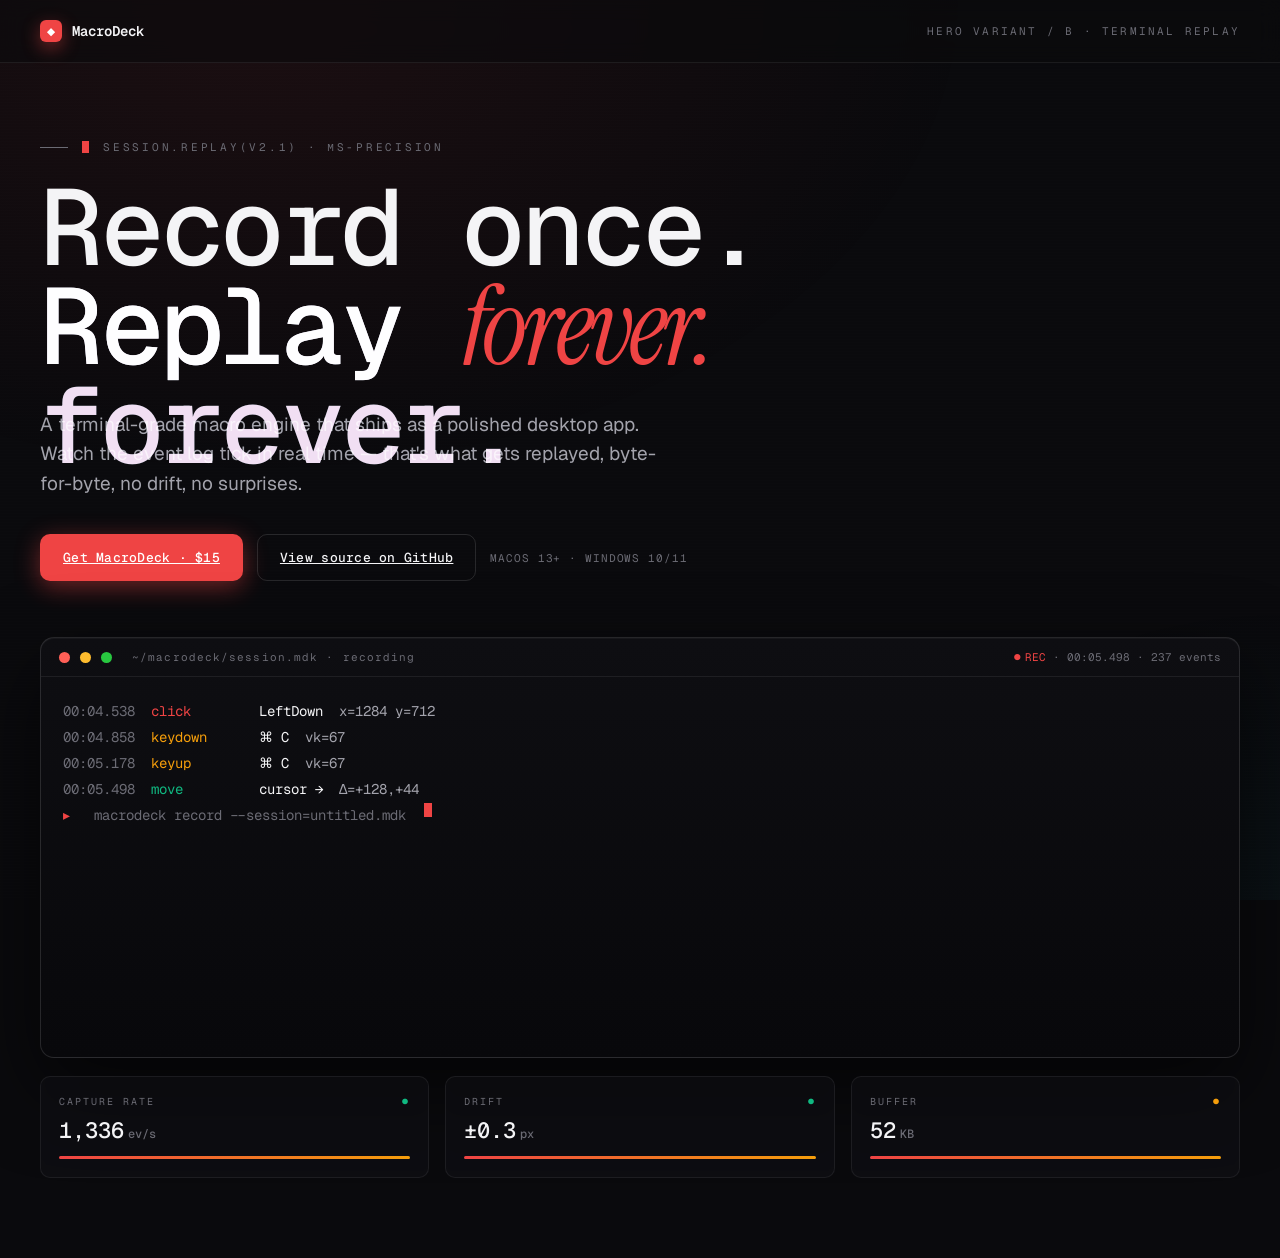
<file: hero-b-terminal.html>
<!doctype html>
<html lang="en">
<head>
<meta charset="utf-8" />
<meta name="viewport" content="width=device-width, initial-scale=1" />
<title>Hero B — Live Terminal Replay</title>
<link rel="preconnect" href="https://fonts.googleapis.com">
<link rel="preconnect" href="https://fonts.gstatic.com" crossorigin>
<link href="https://fonts.googleapis.com/css2?family=Geist:wght@300;400;500;600;700;800;900&family=Geist+Mono:wght@300;400;500;600;700&family=Instrument+Serif:ital@0;1&display=swap" rel="stylesheet">
<style>
  :root{
    --bg-0:#0a0a0d; --bg-1:#101014; --bg-2:#17171c; --bg-3:#1e1e25;
    --border:rgba(255,255,255,.07); --border-mid:rgba(255,255,255,.12); --border-strong:rgba(255,255,255,.22);
    --text-0:#f4f4f6; --text-1:#a3a3ac; --text-2:#6b6b74;
    --accent:#ef4444; --accent-dim:#dc2626; --accent-glow:rgba(239,68,68,.45);
    --amber:#f59e0b; --cyan:#22d3ee; --green:#10b981;
  }
  *,*::before,*::after{box-sizing:border-box;margin:0;padding:0}
  body{font-family:'Geist',sans-serif;background:var(--bg-0);color:var(--text-0);overflow-x:hidden;min-height:100vh;-webkit-font-smoothing:antialiased}
  ::selection{background:var(--accent);color:var(--bg-0)}
  .mono{font-family:'Geist Mono',monospace;font-feature-settings:"tnum" 1,"zero" 1}
  .italic-s{font-family:'Instrument Serif',serif;font-style:italic;font-weight:400}

  body::before{
    content:"";position:fixed;inset:0;z-index:0;pointer-events:none;
    background:
      radial-gradient(1200px 800px at 20% 0%, rgba(239,68,68,.08), transparent 60%),
      radial-gradient(800px 600px at 100% 100%, rgba(34,211,238,.04), transparent 50%);
  }
  /* scanlines */
  body::after{
    content:"";position:fixed;inset:0;z-index:1;pointer-events:none;
    background:repeating-linear-gradient(to bottom, rgba(255,255,255,.012) 0 1px, transparent 1px 3px);
    mix-blend-mode:overlay;
  }

  nav{position:fixed;top:0;left:0;right:0;z-index:50;padding:20px 40px;display:flex;align-items:center;justify-content:space-between;backdrop-filter:blur(12px);background:rgba(10,10,13,.6);border-bottom:1px solid var(--border)}
  .logo{display:flex;align-items:center;gap:10px;font-family:'Geist Mono',monospace;font-weight:600;font-size:14px}
  .logo-mark{width:22px;height:22px;border-radius:6px;background:var(--accent);display:grid;place-items:center;color:#fff;font-size:10px;box-shadow:0 6px 18px var(--accent-glow)}
  .nav-tag{font-family:'Geist Mono',monospace;font-size:11px;color:var(--text-2);letter-spacing:.2em;text-transform:uppercase}

  .hero{position:relative;z-index:2;min-height:100vh;padding:140px 40px 80px;max-width:1400px;margin:0 auto;display:grid;grid-template-columns:1fr;gap:56px}

  .kicker{display:flex;align-items:center;gap:14px;font-family:'Geist Mono',monospace;font-size:11px;letter-spacing:.25em;text-transform:uppercase;color:var(--text-2);margin-bottom:24px}
  .kicker::before{content:"";width:28px;height:1px;background:var(--text-2)}
  .blink{display:inline-block;width:7px;height:12px;background:var(--accent);animation:blink 1s steps(2) infinite}
  @keyframes blink{50%{opacity:0}}

  h1{
    font-family:'Geist Mono',monospace;
    font-size:clamp(44px,8.4vw,128px);
    font-weight:500;letter-spacing:-.045em;line-height:.92;margin-bottom:32px;
  }
  h1 .italic-s{font-family:'Instrument Serif',serif;font-style:italic;font-weight:400;color:var(--accent)}
  h1 .glitch{position:relative;display:inline-block}
  h1 .glitch::before, h1 .glitch::after{
    content:attr(data-text);position:absolute;top:0;left:0;right:0;
    mix-blend-mode:screen;pointer-events:none;
  }
  h1 .glitch::before{color:var(--accent);animation:shiftL 3.6s steps(40) infinite}
  h1 .glitch::after{color:var(--cyan);animation:shiftR 3.6s steps(40) infinite}
  @keyframes shiftL{0%,92%,100%{transform:translate(0,0);opacity:0}94%{transform:translate(-2px,1px);opacity:.6}96%{transform:translate(1px,-1px);opacity:.4}}
  @keyframes shiftR{0%,92%,100%{transform:translate(0,0);opacity:0}94%{transform:translate(2px,-1px);opacity:.6}96%{transform:translate(-1px,1px);opacity:.4}}

  .sub{font-size:19px;max-width:620px;color:var(--text-1);line-height:1.55;margin-bottom:36px}
  .cta-row{display:flex;gap:14px;align-items:center;flex-wrap:wrap}
  .btn{display:inline-flex;align-items:center;gap:10px;padding:14px 22px;border-radius:10px;font-family:'Geist Mono',monospace;font-size:13px;font-weight:500;letter-spacing:.02em;border:1px solid transparent;transition:all .25s cubic-bezier(.2,.8,.2,1)}
  .btn-primary{background:var(--accent);color:#fff;box-shadow:0 6px 24px var(--accent-glow)}
  .btn-primary:hover{transform:translateY(-2px);box-shadow:0 10px 32px var(--accent-glow)}
  .btn-ghost{border-color:var(--border-mid);color:var(--text-0)}
  .btn-ghost:hover{border-color:var(--border-strong);background:rgba(255,255,255,.03)}
  .trust{font-family:'Geist Mono',monospace;font-size:11px;color:var(--text-2);letter-spacing:.08em}

  /* terminal window */
  .terminal{
    position:relative;border-radius:14px;border:1px solid var(--border-mid);
    background:linear-gradient(180deg, #0e0e12, #08080b);
    box-shadow:0 30px 80px rgba(0,0,0,.6), inset 0 1px 0 rgba(255,255,255,.04);
    overflow:hidden;
  }
  .term-bar{display:flex;align-items:center;gap:10px;padding:12px 18px;border-bottom:1px solid var(--border)}
  .dot{width:11px;height:11px;border-radius:50%}
  .dot.r{background:#ff5f57}.dot.y{background:#febc2e}.dot.g{background:#28c840}
  .term-title{font-family:'Geist Mono',monospace;font-size:11px;color:var(--text-2);margin-left:10px;letter-spacing:.1em}
  .term-meta{margin-left:auto;font-family:'Geist Mono',monospace;font-size:11px;color:var(--text-2)}
  .term-meta .rec{color:var(--accent)}
  .term-meta .rec::before{content:"●";margin-right:4px;animation:blink 1.2s infinite}

  .term-body{padding:22px 22px 26px;font-family:'Geist Mono',monospace;font-size:14px;line-height:1.85;min-height:380px;position:relative}
  .line{display:flex;gap:16px;white-space:pre;opacity:0;transform:translateY(6px);animation:lineIn .4s ease-out forwards}
  .line .ts{color:var(--text-2)}
  .line .tag{color:var(--accent);min-width:92px}
  .line .tag.key{color:var(--amber)}
  .line .tag.scroll{color:var(--cyan)}
  .line .tag.move{color:var(--green)}
  .line .payload{color:var(--text-0)}
  .line .coord{color:var(--text-1)}
  @keyframes lineIn{to{opacity:1;transform:translateY(0)}}
  .caret{display:inline-block;width:8px;height:14px;background:var(--accent);vertical-align:middle;animation:blink 1s steps(2) infinite;margin-left:2px}

  .prompt{color:var(--text-2)}
  .prompt::before{content:"▸";color:var(--accent);margin-right:8px}

  /* side callouts */
  .callouts{display:grid;grid-template-columns:repeat(3,1fr);gap:16px;margin-top:18px}
  .co{border:1px solid var(--border);border-radius:10px;padding:18px;background:rgba(16,16,20,.6);backdrop-filter:blur(8px)}
  .co-k{font-family:'Geist Mono',monospace;font-size:10px;letter-spacing:.2em;text-transform:uppercase;color:var(--text-2);margin-bottom:8px;display:flex;justify-content:space-between}
  .co-v{font-family:'Geist Mono',monospace;font-size:22px;font-weight:500}
  .co-v .u{color:var(--text-2);font-size:12px;margin-left:4px}
  .co .bar{height:3px;background:var(--bg-3);border-radius:3px;margin-top:12px;overflow:hidden}
  .co .bar span{display:block;height:100%;background:linear-gradient(90deg, var(--accent), var(--amber));animation:fill 2.2s ease-in-out infinite alternate}
  @keyframes fill{from{width:30%}to{width:92%}}

  @media (max-width:800px){.callouts{grid-template-columns:1fr 1fr}.co:last-child{grid-column:span 2}}
</style>
</head>
<body>

<nav>
  <div class="logo"><span class="logo-mark">◆</span> MacroDeck</div>
  <div class="nav-tag">HERO VARIANT / B · TERMINAL REPLAY</div>
</nav>

<section class="hero">
  <div>
    <div class="kicker"><span class="blink"></span> session.replay(v2.1) · μs-precision</div>
    <h1>
      Record once.<br>
      <span class="glitch" data-text="Replay forever.">Replay <span class="italic-s">forever.</span></span>
    </h1>
    <p class="sub">A terminal-grade macro engine that ships as a polished desktop app. Watch the event log tick in real time — that's what gets replayed, byte-for-byte, no drift, no surprises.</p>
    <div class="cta-row">
      <a href="#" class="btn btn-primary">Get MacroDeck · $15</a>
      <a href="#" class="btn btn-ghost">View source on GitHub</a>
      <span class="trust mono">MACOS 13+ · WINDOWS 10/11</span>
    </div>
  </div>

  <div>
    <div class="terminal">
      <div class="term-bar">
        <span class="dot r"></span><span class="dot y"></span><span class="dot g"></span>
        <span class="term-title">~/macrodeck/session.mdk · recording</span>
        <span class="term-meta"><span class="rec">REC</span> · <span id="elapsed">00:04.218</span> · <span id="count">218</span> events</span>
      </div>
      <div class="term-body" id="log">
        <div class="line prompt">macrodeck record --session=untitled.mdk<span class="caret"></span></div>
      </div>
    </div>

    <div class="callouts">
      <div class="co">
        <div class="co-k"><span>CAPTURE RATE</span><span style="color:var(--green)">●</span></div>
        <div class="co-v" id="rate">1,284<span class="u">ev/s</span></div>
        <div class="bar"><span></span></div>
      </div>
      <div class="co">
        <div class="co-k"><span>DRIFT</span><span style="color:var(--green)">●</span></div>
        <div class="co-v">±0.3<span class="u">px</span></div>
        <div class="bar"><span style="animation-delay:-.8s"></span></div>
      </div>
      <div class="co">
        <div class="co-k"><span>BUFFER</span><span style="color:var(--amber)">●</span></div>
        <div class="co-v" id="buf">42<span class="u">KB</span></div>
        <div class="bar"><span style="animation-delay:-1.4s"></span></div>
      </div>
    </div>
  </div>
</section>

<script>
  const log = document.getElementById('log');
  const elapsedEl = document.getElementById('elapsed');
  const countEl = document.getElementById('count');
  const rateEl = document.getElementById('rate');
  const bufEl = document.getElementById('buf');

  const events = [
    {tag:'click', cls:'',         payload:'LeftDown',  coord:'x=1284 y=712'},
    {tag:'keydown',cls:'key',     payload:'⌘ C',       coord:'vk=67'},
    {tag:'keyup', cls:'key',      payload:'⌘ C',       coord:'vk=67'},
    {tag:'move',  cls:'move',     payload:'cursor →',   coord:'Δ=+128,+44'},
    {tag:'scroll',cls:'scroll',   payload:'wheel -3',  coord:'y=-360'},
    {tag:'click', cls:'',         payload:'LeftUp',    coord:'x=1284 y=712'},
    {tag:'keydown',cls:'key',     payload:'⇧ TAB',     coord:'vk=9'},
    {tag:'move',  cls:'move',     payload:'cursor →',  coord:'Δ=-40,+12'},
    {tag:'click', cls:'',         payload:'RightDown', coord:'x=642 y=388'},
    {tag:'keydown',cls:'key',     payload:'↵',         coord:'vk=13'},
  ];

  let t = 4.218;
  let count = 218;
  let idx = 0;

  function fmt(t){
    const mm = String(Math.floor(t/60)).padStart(2,'0');
    const ss = String(Math.floor(t%60)).padStart(2,'0');
    const ms = String(Math.floor((t*1000)%1000)).padStart(3,'0');
    return `${mm}:${ss}.${ms}`;
  }

  function addLine(){
    const e = events[idx % events.length];
    idx++;
    const ts = fmt(t);
    const line = document.createElement('div');
    line.className = 'line';
    line.innerHTML = `<span class="ts">${ts}</span><span class="tag ${e.cls}">${e.tag.padEnd(7)}</span><span class="payload">${e.payload}</span><span class="coord">${e.coord}</span>`;
    // keep the prompt line at the bottom
    const prompt = log.querySelector('.prompt');
    log.insertBefore(line, prompt);
    // trim
    while (log.querySelectorAll('.line').length > 9) log.querySelector('.line').remove();
  }

  setInterval(()=>{
    t += 0.32;
    count += Math.floor(Math.random()*6)+2;
    elapsedEl.textContent = fmt(t);
    countEl.textContent = count;
    rateEl.innerHTML = (1200 + Math.floor(Math.random()*200)).toLocaleString() + '<span class="u">ev/s</span>';
    bufEl.innerHTML = (42 + Math.floor(t*2)) + '<span class="u">KB</span>';
    addLine();
  }, 320);
</script>

</body>
</html>
</file>
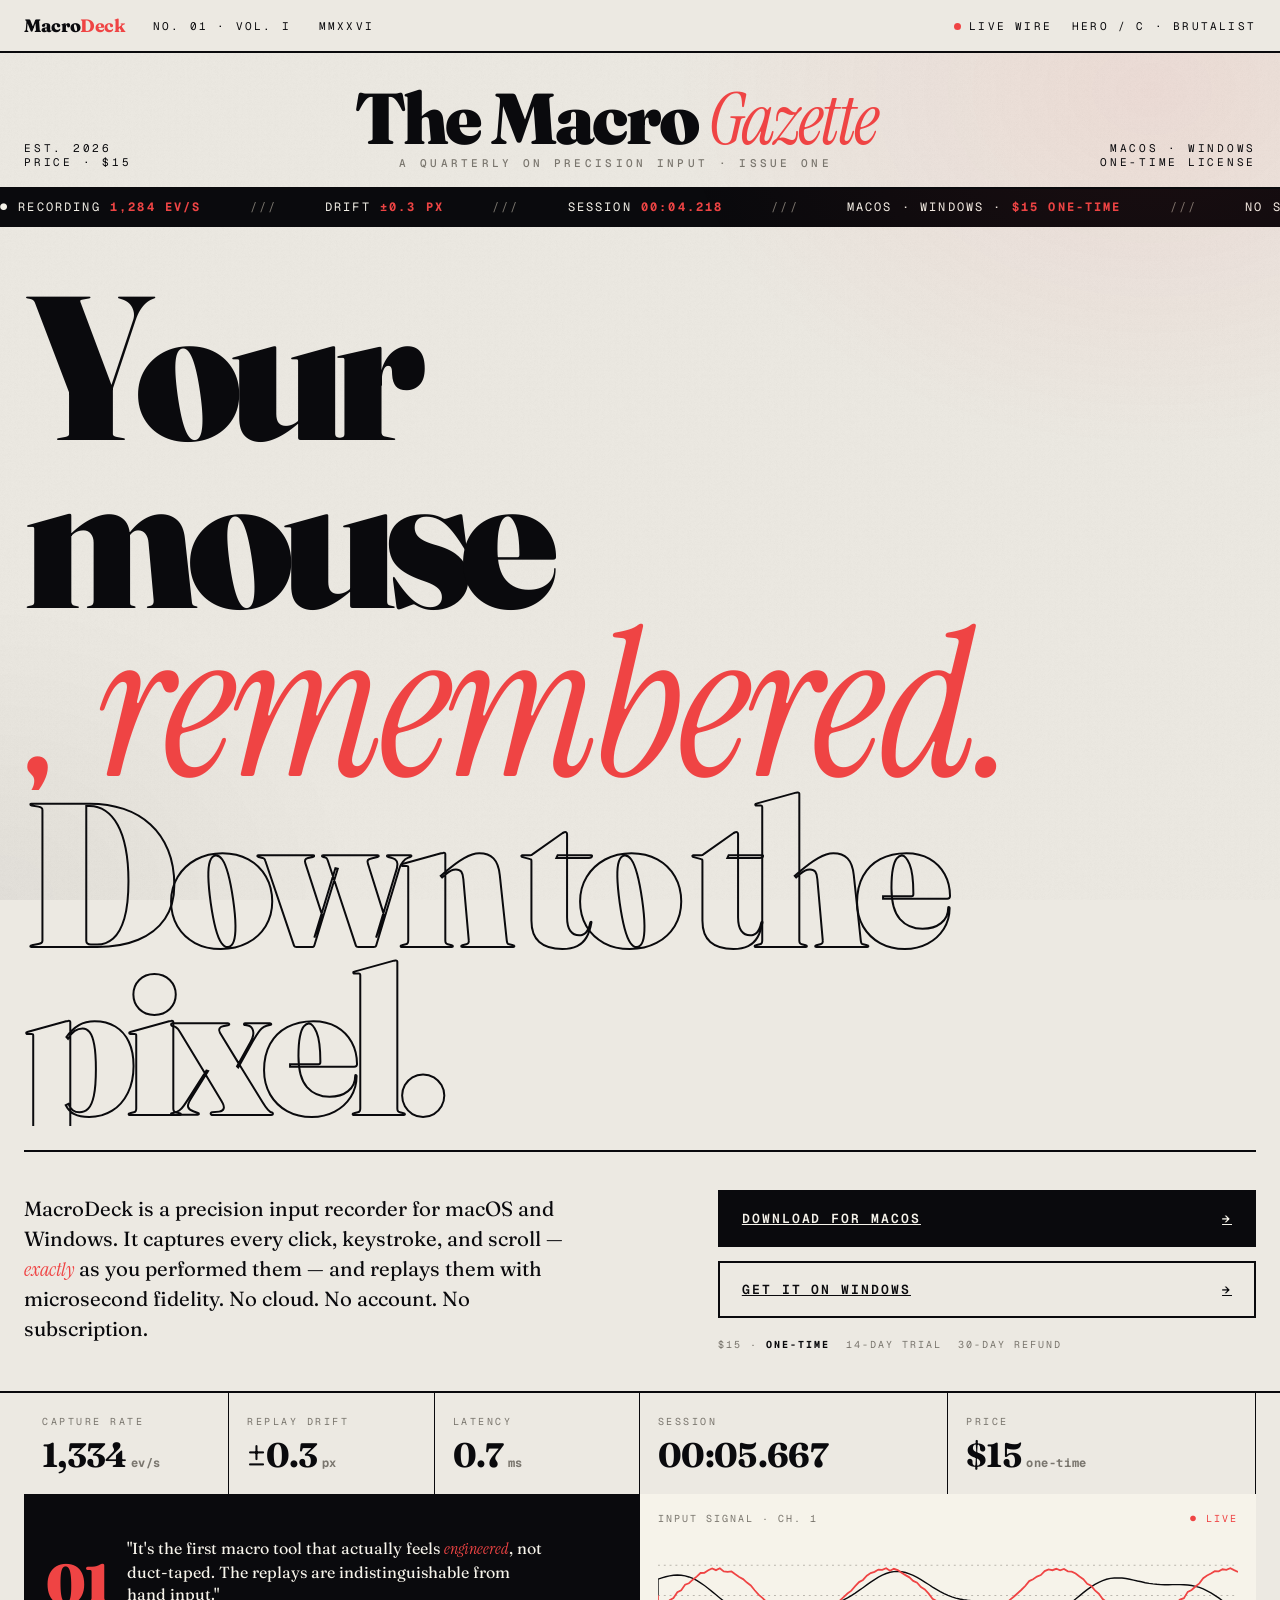
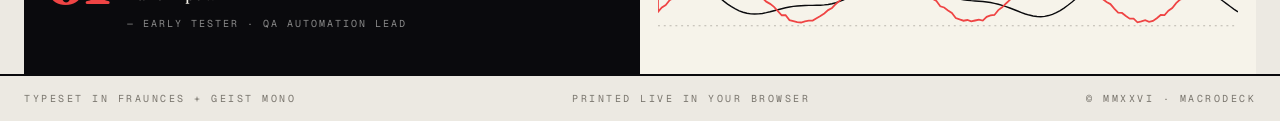
<file: hero-c-brutalist.html>
<!doctype html>
<html lang="en">
<head>
<meta charset="utf-8" />
<meta name="viewport" content="width=device-width, initial-scale=1" />
<title>Hero C — Brutalist Kinetic Type</title>
<link rel="preconnect" href="https://fonts.googleapis.com">
<link rel="preconnect" href="https://fonts.gstatic.com" crossorigin>
<link href="https://fonts.googleapis.com/css2?family=Geist+Mono:wght@300;400;500;600;700&family=Instrument+Serif:ital@0;1&family=Fraunces:ital,opsz,wght@0,9..144,300..900;1,9..144,300..900&display=swap" rel="stylesheet">
<style>
  :root{
    --bg-0:#ece9e2; --bg-1:#e4e0d6; --bg-ink:#0a0a0d;
    --rule:#0a0a0d; --mute:#7a766e; --paper:#f6f3ea;
    --accent:#ef4444; --amber:#f59e0b; --cyan:#22d3ee;
  }
  *,*::before,*::after{box-sizing:border-box;margin:0;padding:0}
  body{font-family:'Geist Mono',monospace;background:var(--bg-0);color:var(--bg-ink);overflow-x:hidden;min-height:100vh;-webkit-font-smoothing:antialiased}
  ::selection{background:var(--accent);color:var(--paper)}
  .serif{font-family:'Fraunces',serif}
  .ital{font-family:'Instrument Serif',serif;font-style:italic;font-weight:400}

  /* newsprint background */
  body::before{
    content:"";position:fixed;inset:0;z-index:0;pointer-events:none;
    background:
      radial-gradient(800px 600px at 90% 10%, rgba(239,68,68,.08), transparent 60%),
      radial-gradient(600px 500px at 0% 100%, rgba(10,10,13,.04), transparent 60%);
  }
  body::after{
    content:"";position:fixed;inset:0;z-index:1;pointer-events:none;opacity:.35;mix-blend-mode:multiply;
    background-image:url("data:image/svg+xml;utf8,<svg xmlns='http://www.w3.org/2000/svg' width='220' height='220'><filter id='n'><feTurbulence baseFrequency='0.85' numOctaves='2'/><feColorMatrix values='0 0 0 0 0 0 0 0 0 0 0 0 0 0 0 0 0 0 0.07 0'/></filter><rect width='100%' height='100%' filter='url(%23n)'/></svg>");
  }

  /* header rule */
  .top-rule{position:fixed;top:0;left:0;right:0;z-index:50;border-bottom:2px solid var(--rule);background:var(--bg-0);padding:14px 24px;display:flex;align-items:center;justify-content:space-between;font-size:11px;letter-spacing:.2em;text-transform:uppercase}
  .top-rule .left{display:flex;gap:28px;align-items:center}
  .top-rule .mark{font-family:'Fraunces',serif;font-weight:800;font-size:18px;letter-spacing:-.02em;text-transform:none}
  .top-rule .mark b{color:var(--accent)}
  .top-rule .right{display:flex;gap:20px;align-items:center}
  .dot-live{width:7px;height:7px;border-radius:50%;background:var(--accent);display:inline-block;animation:pulse 1.4s infinite;margin-right:8px}
  @keyframes pulse{0%,100%{opacity:1}50%{opacity:.2}}

  /* masthead */
  .masthead{padding:86px 24px 0;position:relative;z-index:2;border-bottom:2px solid var(--rule)}
  .masthead-inner{max-width:1500px;margin:0 auto;display:grid;grid-template-columns:auto 1fr auto;gap:24px;align-items:end;padding-bottom:18px}
  .iss{font-size:11px;letter-spacing:.25em;text-transform:uppercase}
  .issue-title{font-family:'Fraunces',serif;font-size:clamp(40px,6vw,72px);font-weight:900;letter-spacing:-.04em;line-height:.9;text-align:center}
  .issue-title .ital{color:var(--accent)}
  .issue-title small{display:block;font-family:'Geist Mono',monospace;font-size:11px;letter-spacing:.3em;color:var(--mute);margin-top:6px;text-transform:uppercase;font-weight:500}

  /* marquee ticker */
  .ticker{border-bottom:2px solid var(--rule);background:var(--bg-ink);color:var(--paper);overflow:hidden;white-space:nowrap}
  .ticker-track{display:inline-flex;gap:48px;padding:10px 0;animation:slide 30s linear infinite;font-size:12px;letter-spacing:.18em;text-transform:uppercase}
  .ticker-track span b{color:var(--accent)}
  .ticker-track .sep{color:var(--mute)}
  @keyframes slide{from{transform:translateX(0)}to{transform:translateX(-50%)}}

  /* hero body */
  .hero{position:relative;z-index:2;padding:56px 24px 40px;max-width:1500px;margin:0 auto;display:grid;grid-template-columns:1fr;gap:24px}

  /* giant typography */
  h1.kinetic{
    font-family:'Fraunces',serif;
    font-weight:900;
    font-size:clamp(64px, 16vw, 260px);
    line-height:.82;letter-spacing:-.055em;
    text-align:left;
    margin:0;
    position:relative;
  }
  h1.kinetic .row{display:block;overflow:hidden}
  h1.kinetic .row > span{display:inline-block;transform:translateY(110%);animation:wipe 1s cubic-bezier(.7,0,.2,1) forwards}
  h1.kinetic .row:nth-child(1) > span{animation-delay:.05s}
  h1.kinetic .row:nth-child(2) > span{animation-delay:.22s}
  h1.kinetic .row:nth-child(3) > span{animation-delay:.38s}
  @keyframes wipe{to{transform:translateY(0)}}
  h1.kinetic .ital{font-family:'Instrument Serif',serif;font-style:italic;font-weight:400;color:var(--accent);letter-spacing:-.02em}
  h1.kinetic .stroke{-webkit-text-stroke:2px var(--rule);color:transparent}
  h1.kinetic .swap{
    display:inline-block;position:relative;vertical-align:baseline;
  }
  h1.kinetic .swap-inner{display:inline-block;animation:swap 6s steps(1) infinite}
  @keyframes swap{
    0%,22%{content:"mouse"}
    25%,47%{content:"keyboard"}
    50%,72%{content:"scroll"}
    75%,97%{content:"drag"}
  }

  .hero-bottom{display:grid;grid-template-columns:1.2fr 1fr;gap:48px;align-items:start;padding-top:24px;border-top:2px solid var(--rule)}
  .dek{font-family:'Fraunces',serif;font-weight:400;font-size:clamp(18px,1.6vw,22px);line-height:1.45;max-width:540px;padding-top:18px;opacity:0;animation:fade 1s .7s forwards}
  .dek .ital{color:var(--accent)}
  @keyframes fade{to{opacity:1}}

  .cta-block{display:flex;flex-direction:column;gap:14px;padding-top:14px;opacity:0;animation:fade .8s .9s forwards}
  .btn{display:inline-flex;align-items:center;justify-content:space-between;gap:18px;padding:18px 22px;border:2px solid var(--rule);font-size:13px;font-weight:600;letter-spacing:.15em;text-transform:uppercase;transition:all .2s cubic-bezier(.2,.8,.2,1)}
  .btn .arrow{display:inline-block;transition:transform .25s cubic-bezier(.2,.8,.2,1)}
  .btn:hover .arrow{transform:translateX(6px)}
  .btn-ink{background:var(--bg-ink);color:var(--paper)}
  .btn-ink:hover{background:var(--accent);border-color:var(--accent)}
  .btn-paper{background:transparent;color:var(--bg-ink)}
  .btn-paper:hover{background:var(--bg-ink);color:var(--paper)}
  .fine{display:flex;gap:16px;font-size:10px;letter-spacing:.2em;text-transform:uppercase;color:var(--mute);padding-top:6px}
  .fine b{color:var(--bg-ink)}

  /* data strip — Swiss grid */
  .data-grid{
    max-width:1500px;margin:0 auto;padding:0 24px;position:relative;z-index:2;
    display:grid;grid-template-columns:repeat(12,1fr);gap:0;border-top:2px solid var(--rule);border-bottom:2px solid var(--rule)
  }
  .cell{border-right:1px solid var(--rule);padding:22px 18px;position:relative;overflow:hidden}
  .cell:last-child{border-right:0}
  .cell-k{font-size:10px;letter-spacing:.25em;text-transform:uppercase;color:var(--mute);margin-bottom:10px}
  .cell-v{font-family:'Fraunces',serif;font-weight:700;font-size:34px;letter-spacing:-.02em;line-height:1}
  .cell-v .u{font-family:'Geist Mono',monospace;font-size:12px;color:var(--mute);margin-left:4px;letter-spacing:.05em}
  .c2{grid-column:span 2}.c3{grid-column:span 3}.c4{grid-column:span 4}.c6{grid-column:span 6}

  .caption{
    grid-column:span 6;padding:22px;display:flex;align-items:center;gap:18px;background:var(--bg-ink);color:var(--paper);
  }
  .caption .num{font-family:'Fraunces',serif;font-size:56px;font-weight:900;line-height:1;color:var(--accent);letter-spacing:-.04em}
  .caption .txt{font-family:'Fraunces',serif;font-size:16px;line-height:1.4;max-width:420px}
  .caption .txt .ital{font-family:'Instrument Serif',serif;font-style:italic;color:var(--accent)}

  /* specimen block — oscilloscope */
  .specimen{
    grid-column:span 6;padding:18px;background:var(--paper);position:relative;overflow:hidden;
    display:flex;flex-direction:column;gap:10px;min-height:180px
  }
  .specimen-head{display:flex;justify-content:space-between;font-size:10px;letter-spacing:.2em;text-transform:uppercase;color:var(--mute)}
  .specimen-head .live{color:var(--accent)}
  .scope{flex:1;position:relative}
  .scope svg{width:100%;height:100%}
  .wave{fill:none;stroke:var(--bg-ink);stroke-width:1.4}
  .wave.red{stroke:var(--accent);stroke-width:1.8}
  .dash{stroke:var(--mute);stroke-width:.5;stroke-dasharray:2 4;fill:none}

  /* bottom footer rule */
  .bottom-rule{max-width:1500px;margin:0 auto;padding:16px 24px;display:flex;justify-content:space-between;font-size:10px;letter-spacing:.25em;text-transform:uppercase;color:var(--mute)}

  @media (max-width:900px){
    .hero-bottom{grid-template-columns:1fr}
    .data-grid{grid-template-columns:repeat(6,1fr)}
    .c2,.c3,.c4{grid-column:span 3}.c6,.caption,.specimen{grid-column:span 6}
  }
</style>
</head>
<body>

<div class="top-rule">
  <div class="left">
    <span class="mark">Macro<b>Deck</b></span>
    <span>No. 01 · VOL. I</span>
    <span>MMXXVI</span>
  </div>
  <div class="right">
    <span><span class="dot-live"></span>LIVE WIRE</span>
    <span>HERO / C · BRUTALIST</span>
  </div>
</div>

<header class="masthead">
  <div class="masthead-inner">
    <div class="iss">Est. 2026<br>Price · $15</div>
    <h2 class="issue-title">The Macro <span class="ital">Gazette</span>
      <small>A quarterly on precision input · Issue One</small>
    </h2>
    <div class="iss" style="text-align:right">macOS · Windows<br>One-time license</div>
  </div>
</header>

<div class="ticker">
  <div class="ticker-track">
    <span>● RECORDING <b>1,284 EV/S</b></span><span class="sep">///</span>
    <span>DRIFT <b>±0.3 PX</b></span><span class="sep">///</span>
    <span>SESSION <b>00:04.218</b></span><span class="sep">///</span>
    <span>MACOS · WINDOWS · <b>$15 ONE-TIME</b></span><span class="sep">///</span>
    <span>NO SUBSCRIPTIONS</span><span class="sep">///</span>
    <span>NO CLOUD. NO TELEMETRY.</span><span class="sep">///</span>
    <!-- dup for seamless scroll -->
    <span>● RECORDING <b>1,284 EV/S</b></span><span class="sep">///</span>
    <span>DRIFT <b>±0.3 PX</b></span><span class="sep">///</span>
    <span>SESSION <b>00:04.218</b></span><span class="sep">///</span>
    <span>MACOS · WINDOWS · <b>$15 ONE-TIME</b></span><span class="sep">///</span>
    <span>NO SUBSCRIPTIONS</span><span class="sep">///</span>
    <span>NO CLOUD. NO TELEMETRY.</span>
  </div>
</div>

<section class="hero">
  <h1 class="kinetic">
    <span class="row"><span>Your&nbsp;</span></span>
    <span class="row"><span class="swap"><span class="swap-inner">mouse</span></span><span class="ital">,&nbsp;remembered.</span></span>
    <span class="row"><span class="stroke">Down to the pixel.</span></span>
  </h1>

  <div class="hero-bottom">
    <p class="dek">
      MacroDeck is a precision input recorder for macOS and Windows. It captures every click, keystroke, and scroll — <span class="ital">exactly</span> as you performed them — and replays them with microsecond fidelity. No cloud. No account. No subscription.
    </p>
    <div class="cta-block">
      <a href="#" class="btn btn-ink">Download for macOS <span class="arrow">→</span></a>
      <a href="#" class="btn btn-paper">Get it on Windows <span class="arrow">→</span></a>
      <div class="fine">
        <span>$15 · <b>ONE-TIME</b></span>
        <span>14-DAY TRIAL</span>
        <span>30-DAY REFUND</span>
      </div>
    </div>
  </div>
</section>

<section class="data-grid">
  <div class="cell c2"><div class="cell-k">Capture rate</div><div class="cell-v" id="rate">1,284<span class="u">ev/s</span></div></div>
  <div class="cell c2"><div class="cell-k">Replay drift</div><div class="cell-v">±0.3<span class="u">px</span></div></div>
  <div class="cell c2"><div class="cell-k">Latency</div><div class="cell-v">0.7<span class="u">ms</span></div></div>
  <div class="cell c3"><div class="cell-k">Session</div><div class="cell-v" id="elap">00:04.218</div></div>
  <div class="cell c3"><div class="cell-k">Price</div><div class="cell-v">$15<span class="u">one-time</span></div></div>

  <div class="caption c6">
    <div class="num">01</div>
    <div class="txt">"It's the first macro tool that actually feels <span class="ital">engineered</span>, not duct-taped. The replays are indistinguishable from hand input." <br><span style="font-family:'Geist Mono',monospace;font-size:10px;letter-spacing:.2em;text-transform:uppercase;color:#888;display:block;margin-top:12px">— Early tester · QA automation lead</span></div>
  </div>

  <div class="specimen c6">
    <div class="specimen-head">
      <span>Input Signal · Ch. 1</span>
      <span class="live">● LIVE</span>
    </div>
    <div class="scope">
      <svg viewBox="0 0 600 120" preserveAspectRatio="none">
        <line class="dash" x1="0" y1="60" x2="600" y2="60"/>
        <line class="dash" x1="0" y1="30" x2="600" y2="30"/>
        <line class="dash" x1="0" y1="90" x2="600" y2="90"/>
        <path class="wave" id="w1" d=""/>
        <path class="wave red" id="w2" d=""/>
      </svg>
    </div>
  </div>
</section>

<div class="bottom-rule">
  <span>Typeset in Fraunces + Geist Mono</span>
  <span>Printed live in your browser</span>
  <span>© MMXXVI · MacroDeck</span>
</div>

<script>
  // swap word rotator
  const words = ['mouse','keyboard','scroll','drag'];
  const swap = document.querySelector('.swap-inner');
  let wi = 0;
  setInterval(()=>{ wi=(wi+1)%words.length; swap.textContent = words[wi]; }, 1800);

  // elapsed + rate
  const elap = document.getElementById('elap');
  const rate = document.getElementById('rate');
  let t = 4.218;
  setInterval(()=>{
    t += 0.05;
    const mm = String(Math.floor(t/60)).padStart(2,'0');
    const ss = String(Math.floor(t%60)).padStart(2,'0');
    const ms = String(Math.floor((t*1000)%1000)).padStart(3,'0');
    elap.textContent = `${mm}:${ss}.${ms}`;
    rate.innerHTML = (1200 + Math.floor(Math.random()*200)).toLocaleString() + '<span class="u">ev/s</span>';
  }, 50);

  // oscilloscope
  const w1 = document.getElementById('w1');
  const w2 = document.getElementById('w2');
  let phase = 0;
  function draw(){
    phase += 0.08;
    let d1 = 'M 0 60';
    let d2 = 'M 0 60';
    for (let x = 0; x <= 600; x += 4){
      const y1 = 60 + Math.sin((x/40)+phase)*18 + Math.sin((x/17)+phase*.6)*6;
      const y2 = 60 + Math.sin((x/28)-phase*.8)*26 + (Math.random()-.5)*3;
      d1 += ` L ${x} ${y1.toFixed(1)}`;
      d2 += ` L ${x} ${y2.toFixed(1)}`;
    }
    w1.setAttribute('d', d1);
    w2.setAttribute('d', d2);
    requestAnimationFrame(draw);
  }
  draw();
</script>

</body>
</html>
</file>
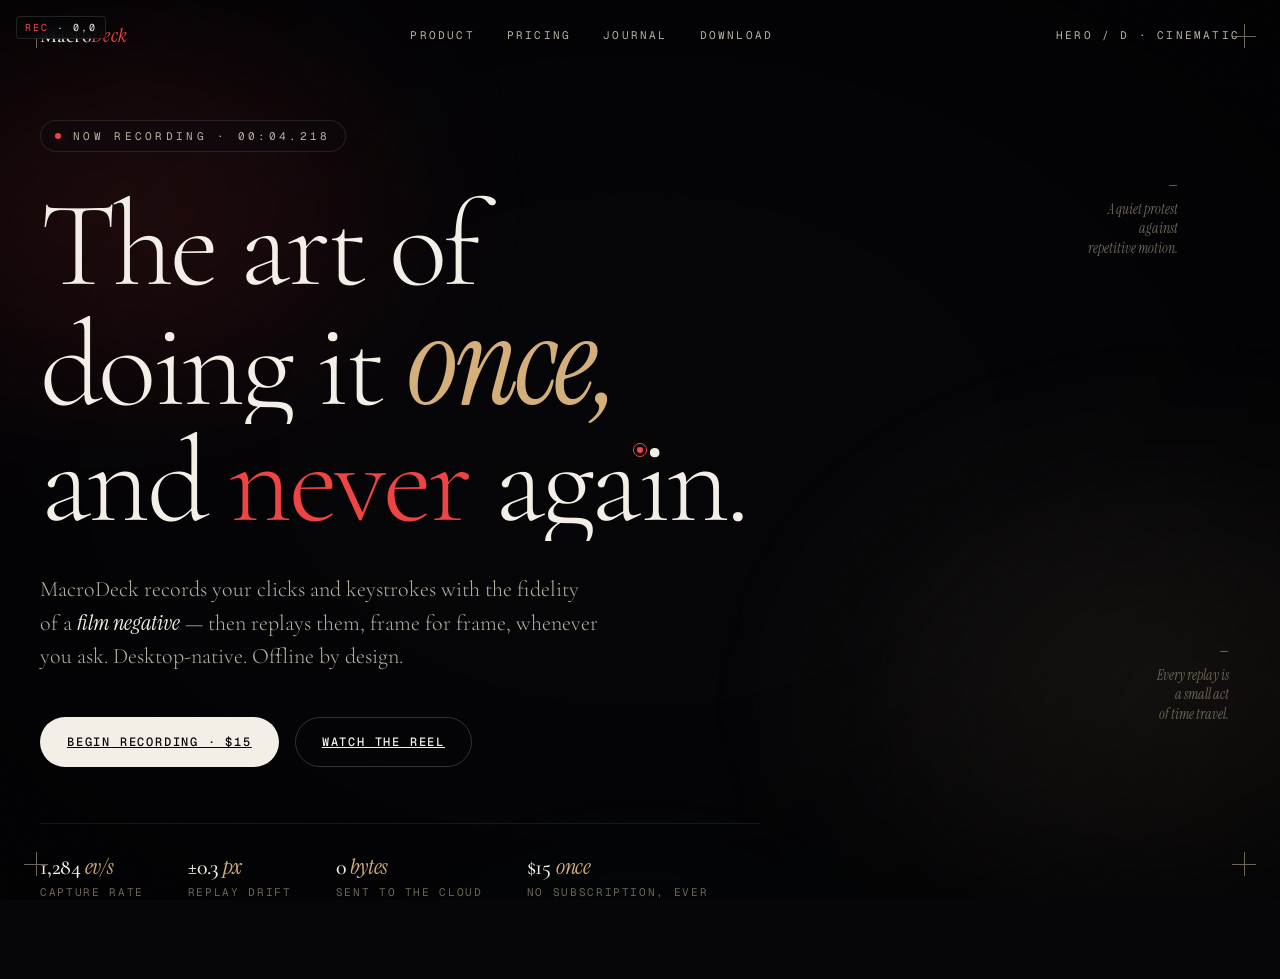
<file: hero-d-cinematic.html>
<!doctype html>
<html lang="en">
<head>
<meta charset="utf-8" />
<meta name="viewport" content="width=device-width, initial-scale=1" />
<title>Hero D — Cinematic Cursor Trail</title>
<link rel="preconnect" href="https://fonts.googleapis.com">
<link rel="preconnect" href="https://fonts.gstatic.com" crossorigin>
<link href="https://fonts.googleapis.com/css2?family=Geist+Mono:wght@300;400;500;600&family=Instrument+Serif:ital@0;1&family=Cormorant+Garamond:ital,wght@0,300..700;1,300..700&display=swap" rel="stylesheet">
<style>
  :root{
    --bg-0:#060608;
    --bg-1:#0c0c11;
    --ink-0:#f4efe6;
    --ink-1:#b8b1a2;
    --ink-2:#6d6558;
    --accent:#ef4444;
    --accent-soft:rgba(239,68,68,.35);
    --gold:#d4af7a;
    --warm:rgba(212,175,122,.18);
  }
  *,*::before,*::after{box-sizing:border-box;margin:0;padding:0}
  body{font-family:'Cormorant Garamond',serif;background:var(--bg-0);color:var(--ink-0);overflow-x:hidden;min-height:100vh;-webkit-font-smoothing:antialiased;cursor:none}
  ::selection{background:var(--accent);color:var(--bg-0)}
  .mono{font-family:'Geist Mono',monospace;font-feature-settings:"tnum" 1}
  .ital{font-family:'Instrument Serif',serif;font-style:italic;font-weight:400}

  /* cinematic vignette + aurora */
  .bg-layer{position:fixed;inset:0;z-index:0;pointer-events:none;overflow:hidden}
  .aurora{position:absolute;inset:-20%;filter:blur(80px);opacity:.7;animation:drift 24s ease-in-out infinite}
  .aurora.one{background:radial-gradient(600px 400px at 20% 30%, rgba(239,68,68,.35), transparent 60%)}
  .aurora.two{background:radial-gradient(700px 500px at 80% 70%, rgba(212,175,122,.22), transparent 60%);animation-delay:-8s}
  .aurora.three{background:radial-gradient(500px 400px at 50% 100%, rgba(34,211,238,.12), transparent 60%);animation-delay:-16s}
  @keyframes drift{
    0%,100%{transform:translate(0,0) scale(1)}
    33%{transform:translate(3%,-2%) scale(1.06)}
    66%{transform:translate(-2%,3%) scale(.98)}
  }
  .vignette{position:fixed;inset:0;z-index:2;pointer-events:none;background:radial-gradient(ellipse at center, transparent 40%, rgba(0,0,0,.55) 100%)}
  .grain{position:fixed;inset:0;z-index:3;pointer-events:none;opacity:.4;mix-blend-mode:overlay;background-image:url("data:image/svg+xml;utf8,<svg xmlns='http://www.w3.org/2000/svg' width='220' height='220'><filter id='n'><feTurbulence baseFrequency='0.9' numOctaves='2'/><feColorMatrix values='0 0 0 0 1 0 0 0 0 1 0 0 0 0 1 0 0 0 0.04 0'/></filter><rect width='100%' height='100%' filter='url(%23n)'/></svg>")}

  /* trail canvas */
  canvas.trail{position:fixed;inset:0;z-index:1;pointer-events:none}

  /* custom cursor */
  .cursor-core{position:fixed;z-index:100;width:14px;height:14px;border-radius:50%;border:1.5px solid var(--accent);pointer-events:none;mix-blend-mode:screen;transform:translate(-50%,-50%);transition:transform .18s cubic-bezier(.2,.8,.2,1)}
  .cursor-core::after{content:"";position:absolute;inset:3px;border-radius:50%;background:var(--accent);box-shadow:0 0 16px var(--accent-soft)}
  .cursor-label{position:fixed;z-index:100;pointer-events:none;font-family:'Geist Mono',monospace;font-size:10px;letter-spacing:.2em;text-transform:uppercase;color:var(--ink-0);background:rgba(6,6,8,.8);border:1px solid rgba(255,255,255,.12);padding:4px 8px;border-radius:4px;transform:translate(16px,16px);backdrop-filter:blur(6px)}
  .cursor-label .k{color:var(--accent)}

  nav{position:fixed;top:0;left:0;right:0;z-index:50;padding:22px 40px;display:flex;align-items:center;justify-content:space-between;font-family:'Geist Mono',monospace;font-size:11px;letter-spacing:.2em;text-transform:uppercase;color:var(--ink-1)}
  nav .logo{font-family:'Cormorant Garamond',serif;font-weight:500;font-size:20px;letter-spacing:.02em;text-transform:none;color:var(--ink-0)}
  nav .logo .ital{color:var(--accent)}
  nav .links{display:flex;gap:32px}
  nav a{color:inherit;text-decoration:none;transition:color .2s}
  nav a:hover{color:var(--ink-0)}

  /* hero */
  .hero{position:relative;z-index:4;min-height:100vh;display:flex;flex-direction:column;justify-content:center;padding:120px 40px 80px;max-width:1280px;margin:0 auto}

  .eyebrow{display:inline-flex;align-items:center;gap:12px;font-family:'Geist Mono',monospace;font-size:11px;letter-spacing:.3em;text-transform:uppercase;color:var(--ink-1);margin-bottom:36px;padding:8px 14px;border:1px solid rgba(255,255,255,.1);border-radius:100px;background:rgba(12,12,17,.4);backdrop-filter:blur(10px);width:fit-content;opacity:0;animation:fadeUp 1s cubic-bezier(.2,.8,.2,1) forwards}
  .eyebrow .dot{width:6px;height:6px;border-radius:50%;background:var(--accent);box-shadow:0 0 12px var(--accent-soft);animation:breath 2s ease-in-out infinite}
  @keyframes breath{0%,100%{opacity:.4;transform:scale(.8)}50%{opacity:1;transform:scale(1.2)}}
  @keyframes fadeUp{from{opacity:0;transform:translateY(14px)}to{opacity:1;transform:translateY(0)}}

  h1{
    font-family:'Cormorant Garamond',serif;
    font-weight:300;
    font-size:clamp(56px, 9.5vw, 148px);
    line-height:.96;
    letter-spacing:-.03em;
    max-width:1100px;
    margin-bottom:32px;
  }
  h1 .line{display:block;overflow:hidden}
  h1 .line > span{display:inline-block;opacity:0;transform:translateY(32px);animation:rise 1.1s cubic-bezier(.2,.8,.2,1) forwards}
  h1 .line:nth-child(1) > span{animation-delay:.25s}
  h1 .line:nth-child(2) > span{animation-delay:.45s}
  h1 .line:nth-child(3) > span{animation-delay:.65s}
  @keyframes rise{to{opacity:1;transform:translateY(0)}}
  h1 .ital{font-family:'Instrument Serif',serif;font-style:italic;font-weight:400;color:var(--gold);position:relative}
  h1 .ital::after{content:"";position:absolute;bottom:.05em;left:0;right:0;height:1px;background:linear-gradient(90deg, transparent, var(--gold), transparent);opacity:0;animation:underline 1s 1.3s forwards}
  @keyframes underline{to{opacity:.6}}
  h1 .accent{color:var(--accent)}

  .sub{font-family:'Cormorant Garamond',serif;font-weight:300;font-size:22px;line-height:1.5;color:var(--ink-1);max-width:560px;margin-bottom:44px;opacity:0;animation:fadeUp 1s .9s cubic-bezier(.2,.8,.2,1) forwards}
  .sub em{font-family:'Instrument Serif',serif;font-style:italic;color:var(--ink-0);font-weight:400}

  .cta{display:flex;gap:16px;align-items:center;flex-wrap:wrap;opacity:0;animation:fadeUp 1s 1.1s cubic-bezier(.2,.8,.2,1) forwards}
  .btn{display:inline-flex;align-items:center;gap:12px;padding:16px 26px;border-radius:100px;font-family:'Geist Mono',monospace;font-size:12px;font-weight:500;letter-spacing:.15em;text-transform:uppercase;transition:all .35s cubic-bezier(.2,.8,.2,1);border:1px solid transparent;position:relative;overflow:hidden}
  .btn-primary{background:var(--ink-0);color:var(--bg-0)}
  .btn-primary::before{content:"";position:absolute;inset:0;background:var(--accent);transform:translateX(-101%);transition:transform .45s cubic-bezier(.2,.8,.2,1)}
  .btn-primary:hover{color:var(--ink-0)}
  .btn-primary:hover::before{transform:translateX(0)}
  .btn-primary span{position:relative;z-index:1}
  .btn-ghost{border-color:rgba(255,255,255,.18);color:var(--ink-0)}
  .btn-ghost:hover{border-color:var(--gold);color:var(--gold)}

  .meta-row{margin-top:56px;display:flex;gap:44px;font-family:'Geist Mono',monospace;font-size:11px;letter-spacing:.15em;text-transform:uppercase;color:var(--ink-2);opacity:0;animation:fadeUp 1s 1.35s cubic-bezier(.2,.8,.2,1) forwards;flex-wrap:wrap;padding-top:28px;border-top:1px solid rgba(255,255,255,.08);max-width:720px}
  .meta-row b{color:var(--ink-0);font-weight:500;display:block;font-size:22px;font-family:'Cormorant Garamond',serif;letter-spacing:-.01em;margin-bottom:4px;text-transform:none}
  .meta-row b .ital{font-family:'Instrument Serif',serif;color:var(--gold);font-style:italic}

  /* floating poetic marginalia */
  .margin-note{position:absolute;font-family:'Instrument Serif',serif;font-style:italic;font-size:14px;color:var(--ink-2);max-width:200px;line-height:1.4;opacity:0;animation:fadeUp 1s 1.5s forwards}
  .margin-note.tl{top:18%;right:8%;text-align:right}
  .margin-note.bl{bottom:26%;right:4%;max-width:220px;text-align:right}
  .margin-note::before{content:"—";display:block;color:var(--gold);margin-bottom:4px;font-style:normal}

  /* corner crosshairs */
  .crosshair{position:fixed;z-index:5;width:24px;height:24px;pointer-events:none}
  .crosshair::before,.crosshair::after{content:"";position:absolute;background:var(--ink-2)}
  .crosshair::before{left:0;right:0;top:50%;height:1px}
  .crosshair::after{top:0;bottom:0;left:50%;width:1px}
  .crosshair.tl{top:24px;left:24px}
  .crosshair.tr{top:24px;right:24px}
  .crosshair.bl{bottom:24px;left:24px}
  .crosshair.br{bottom:24px;right:24px}

  @media (max-width:800px){
    .margin-note{display:none}
    .meta-row{gap:24px}
  }
</style>
</head>
<body>

<div class="bg-layer">
  <div class="aurora one"></div>
  <div class="aurora two"></div>
  <div class="aurora three"></div>
</div>
<canvas class="trail" id="trail"></canvas>
<div class="vignette"></div>
<div class="grain"></div>

<div class="crosshair tl"></div>
<div class="crosshair tr"></div>
<div class="crosshair bl"></div>
<div class="crosshair br"></div>

<div class="cursor-core" id="cc"></div>
<div class="cursor-label" id="cl"><span class="k">REC</span> · <span id="cx">0</span>,<span id="cy">0</span></div>

<nav>
  <div class="logo">Macro<span class="ital">Deck</span></div>
  <div class="links">
    <a>Product</a>
    <a>Pricing</a>
    <a>Journal</a>
    <a>Download</a>
  </div>
  <div>Hero / D · Cinematic</div>
</nav>

<section class="hero">
  <span class="margin-note tl">A quiet protest<br>against<br>repetitive motion.</span>
  <span class="margin-note bl">Every replay is<br>a small act<br>of time travel.</span>

  <div class="eyebrow"><span class="dot"></span> Now recording · 00:04.218</div>

  <h1>
    <span class="line"><span>The art of</span></span>
    <span class="line"><span>doing it <span class="ital">once,</span></span></span>
    <span class="line"><span>and <span class="accent">never</span> again.</span></span>
  </h1>

  <p class="sub">MacroDeck records your clicks and keystrokes with the fidelity of a <em>film negative</em> — then replays them, frame for frame, whenever you ask. Desktop-native. Offline by design.</p>

  <div class="cta">
    <a href="#" class="btn btn-primary"><span>Begin recording · $15</span></a>
    <a href="#" class="btn btn-ghost">Watch the reel</a>
  </div>

  <div class="meta-row">
    <div><b>1,284<span class="ital"> ev/s</span></b>capture rate</div>
    <div><b>±0.3<span class="ital"> px</span></b>replay drift</div>
    <div><b>0<span class="ital"> bytes</span></b>sent to the cloud</div>
    <div><b>$15 <span class="ital">once</span></b>no subscription, ever</div>
  </div>
</section>

<script>
  // custom cursor
  const cc = document.getElementById('cc');
  const cl = document.getElementById('cl');
  const cx = document.getElementById('cx');
  const cy = document.getElementById('cy');
  let mx = window.innerWidth/2, my = window.innerHeight/2;
  let tx = mx, ty = my;

  window.addEventListener('mousemove', e => {
    mx = e.clientX; my = e.clientY;
    cl.style.transform = `translate(${mx+16}px,${my+16}px)`;
    cx.textContent = Math.round(mx);
    cy.textContent = Math.round(my);
  });

  // trail canvas
  const canvas = document.getElementById('trail');
  const ctx = canvas.getContext('2d');
  function resize(){ canvas.width = window.innerWidth; canvas.height = window.innerHeight; }
  resize(); window.addEventListener('resize', resize);

  const trail = [];
  // seed an ambient wandering trail even if user doesn't move
  let ambientT = 0;

  function tick(){
    // ease cursor position
    tx += (mx - tx)*0.25;
    ty += (my - ty)*0.25;
    cc.style.transform = `translate(${tx}px,${ty}px) translate(-50%,-50%)`;

    // ambient drift point
    ambientT += 0.008;
    const ax = window.innerWidth*0.5 + Math.sin(ambientT*1.1)*window.innerWidth*0.32 + Math.sin(ambientT*.37)*80;
    const ay = window.innerHeight*0.5 + Math.cos(ambientT*.9)*window.innerHeight*0.28 + Math.cos(ambientT*.6)*60;

    trail.push({x:tx, y:ty, t:performance.now()});
    trail.push({x:ax, y:ay, t:performance.now(), ambient:true});
    while (trail.length > 220) trail.shift();

    // fade canvas
    ctx.fillStyle = 'rgba(6,6,8,0.12)';
    ctx.fillRect(0,0,canvas.width,canvas.height);

    // draw trail as glowing curve
    ctx.lineCap = 'round';
    for (let i = 1; i < trail.length; i++){
      const a = trail[i-1], b = trail[i];
      if (a.ambient !== b.ambient) continue;
      const life = 1 - i/trail.length;
      ctx.beginPath();
      ctx.moveTo(a.x, a.y);
      ctx.lineTo(b.x, b.y);
      if (b.ambient){
        ctx.strokeStyle = `rgba(212,175,122,${0.12*life})`;
        ctx.lineWidth = 1.2;
      } else {
        ctx.strokeStyle = `rgba(239,68,68,${0.7*life})`;
        ctx.lineWidth = 2.2*life + 0.4;
        ctx.shadowColor = 'rgba(239,68,68,0.8)';
        ctx.shadowBlur = 12*life;
      }
      ctx.stroke();
      ctx.shadowBlur = 0;
    }

    // periodic click sparks along ambient path
    if (Math.random() < 0.05){
      const last = trail[trail.length-1];
      ctx.beginPath();
      ctx.arc(last.x, last.y, 3, 0, Math.PI*2);
      ctx.fillStyle = 'rgba(239,68,68,0.9)';
      ctx.shadowColor = 'rgba(239,68,68,1)';
      ctx.shadowBlur = 20;
      ctx.fill();
      ctx.shadowBlur = 0;
    }

    requestAnimationFrame(tick);
  }
  tick();
</script>

</body>
</html>
</file>
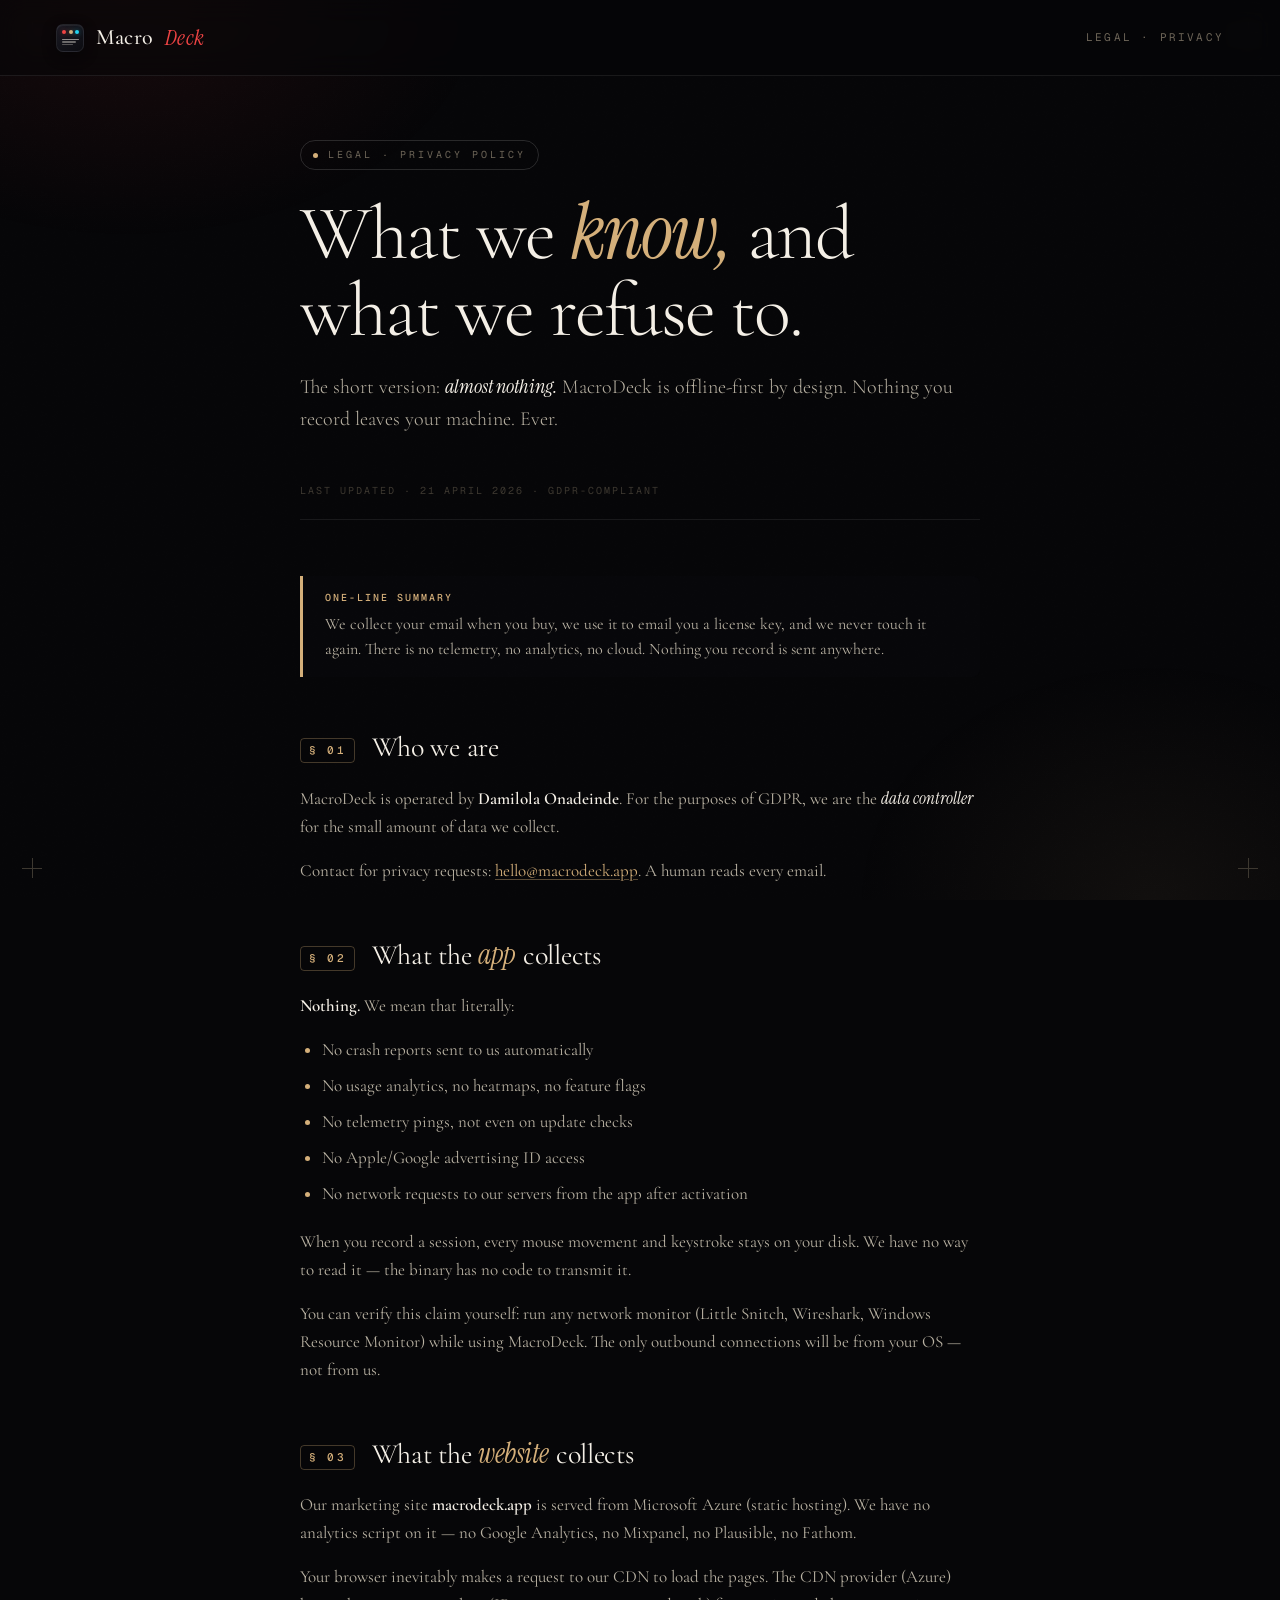
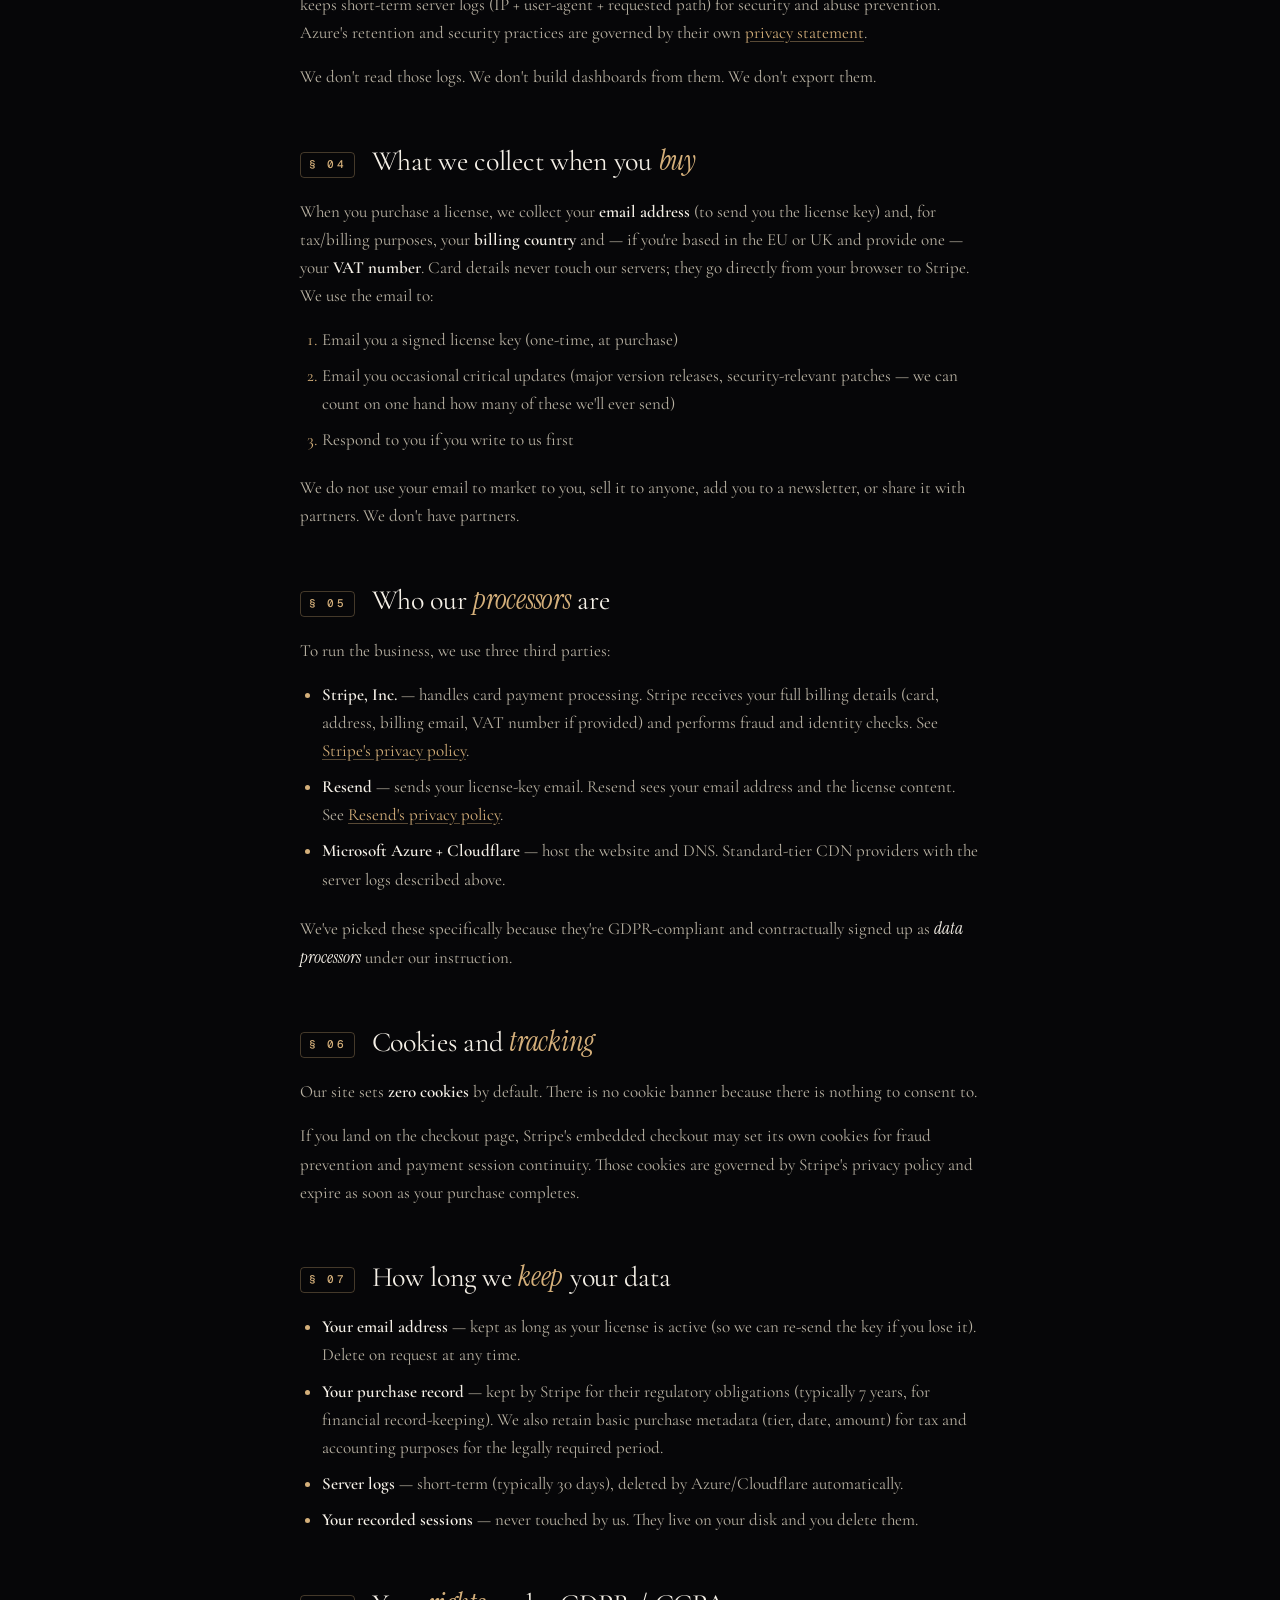
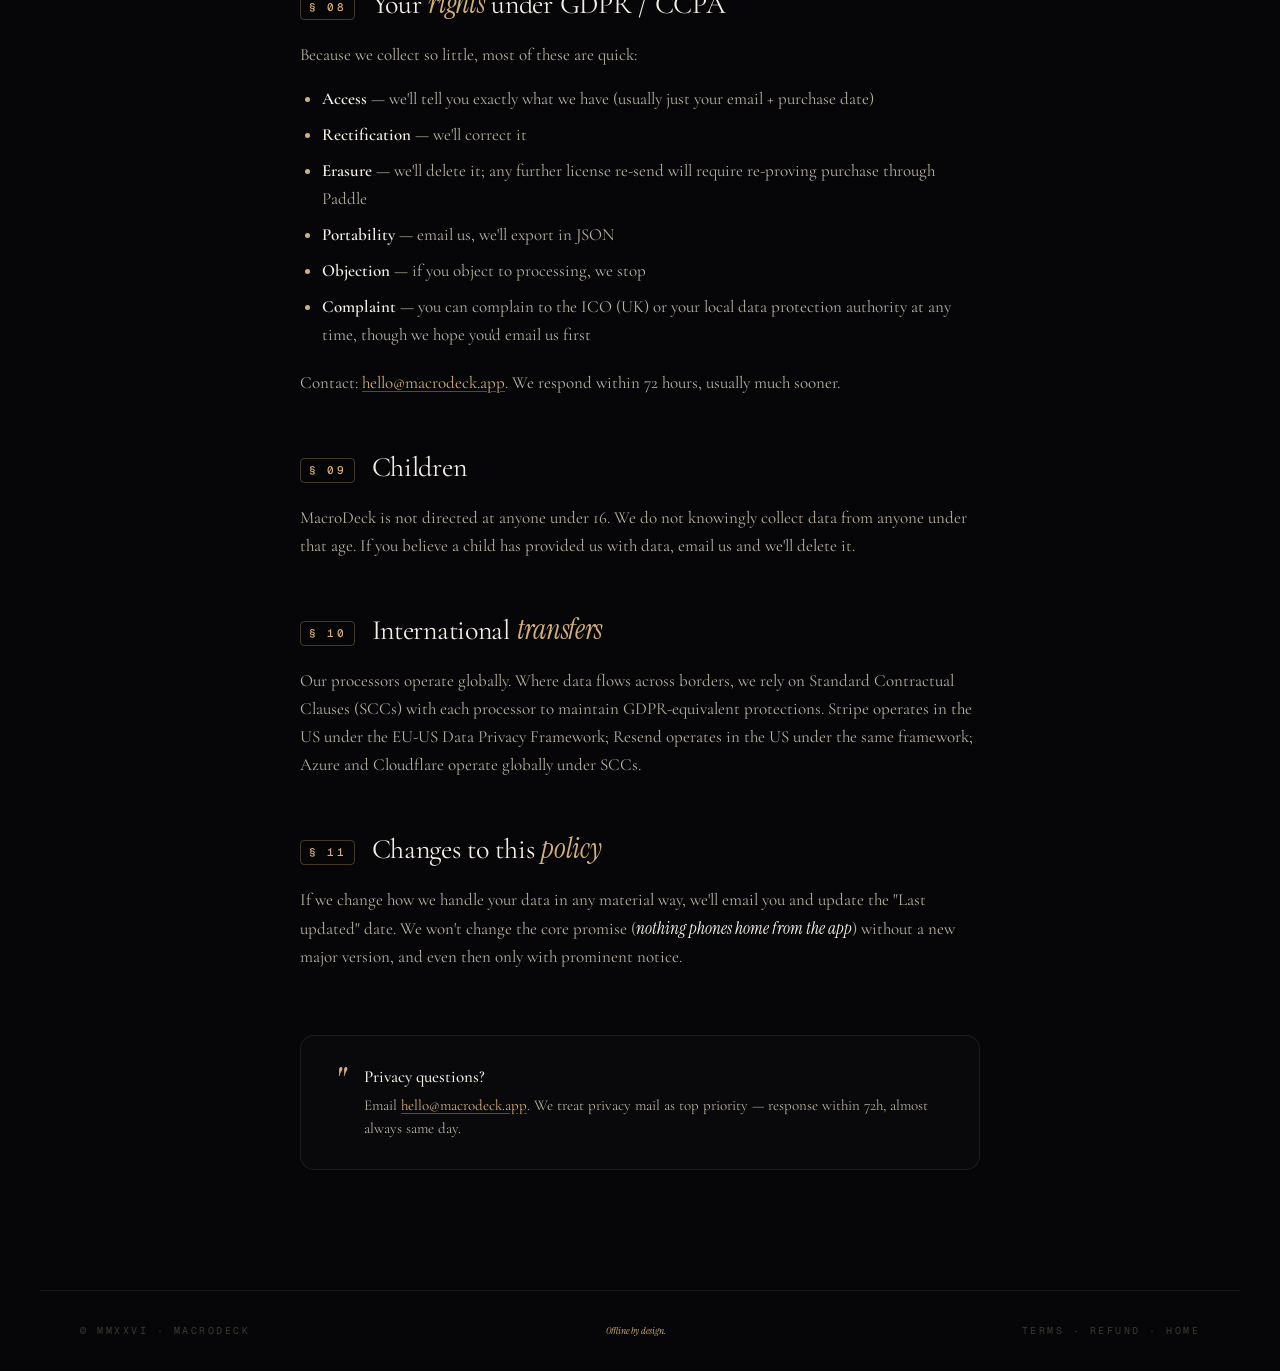
<file: privacy.html>
<!doctype html>
<html lang="en">
<head>
<meta charset="utf-8" />
<meta name="viewport" content="width=device-width, initial-scale=1" />
<title>Privacy Policy — MacroDeck</title>
<meta name="description" content="What MacroDeck collects, what it doesn't, and why the app never phones home." />
<link rel="preconnect" href="https://fonts.googleapis.com">
<link rel="preconnect" href="https://fonts.gstatic.com" crossorigin>
<link href="https://fonts.googleapis.com/css2?family=Geist+Mono:wght@300;400;500;600&family=Instrument+Serif:ital@0;1&family=Cormorant+Garamond:ital,wght@0,300..700;1,300..700&display=swap" rel="stylesheet">
<link rel="stylesheet" href="legal.css">
</head>
<body>

<div class="crosshair tl"></div>
<div class="crosshair tr"></div>
<div class="crosshair bl"></div>
<div class="crosshair br"></div>

<nav class="top">
  <a href="index.html" class="logo">
    <span class="logo-mark" aria-hidden="true"><i class="r"></i><i class="a"></i><i class="c"></i><b><em></em></b></span>
    Macro<span class="ital">Deck</span>
  </a>
  <div class="right">Legal · Privacy</div>
</nav>

<main>
  <div class="eyebrow"><span class="dot"></span> Legal · Privacy Policy</div>
  <h1>What we <span class="ital">know,</span> and what we refuse to.</h1>
  <p class="lede">The short version: <em>almost nothing.</em> MacroDeck is offline-first by design. Nothing you record leaves your machine. Ever.</p>

  <div class="updated">Last updated · 21 April 2026 · GDPR-compliant</div>

  <article>

    <div class="inline-box">
      <strong>One-line summary</strong>
      We collect your email when you buy, we use it to email you a license key, and we never touch it again. There is no telemetry, no analytics, no cloud. Nothing you record is sent anywhere.
    </div>

    <h2><span class="num">§ 01</span> Who we are</h2>
    <p>MacroDeck is operated by <strong>Damilola Onadeinde</strong>. For the purposes of GDPR, we are the <em>data controller</em> for the small amount of data we collect.</p>
    <p>Contact for privacy requests: <a href="mailto:hello@macrodeck.app">hello@macrodeck.app</a>. A human reads every email.</p>

    <h2><span class="num">§ 02</span> What the <span class="ital">app</span> collects</h2>
    <p><strong>Nothing.</strong> We mean that literally:</p>
    <ul>
      <li>No crash reports sent to us automatically</li>
      <li>No usage analytics, no heatmaps, no feature flags</li>
      <li>No telemetry pings, not even on update checks</li>
      <li>No Apple/Google advertising ID access</li>
      <li>No network requests to our servers from the app after activation</li>
    </ul>
    <p>When you record a session, every mouse movement and keystroke stays on your disk. We have no way to read it — the binary has no code to transmit it.</p>
    <p>You can verify this claim yourself: run any network monitor (Little Snitch, Wireshark, Windows Resource Monitor) while using MacroDeck. The only outbound connections will be from your OS — not from us.</p>

    <h2><span class="num">§ 03</span> What the <span class="ital">website</span> collects</h2>
    <p>Our marketing site <strong>macrodeck.app</strong> is served from Microsoft Azure (static hosting). We have no analytics script on it — no Google Analytics, no Mixpanel, no Plausible, no Fathom.</p>
    <p>Your browser inevitably makes a request to our CDN to load the pages. The CDN provider (Azure) keeps short-term server logs (IP + user-agent + requested path) for security and abuse prevention. Azure's retention and security practices are governed by their own <a href="https://privacy.microsoft.com/privacystatement">privacy statement</a>.</p>
    <p>We don't read those logs. We don't build dashboards from them. We don't export them.</p>

    <h2><span class="num">§ 04</span> What we collect when you <span class="ital">buy</span></h2>
    <p>When you purchase a license, we collect your <strong>email address</strong> (to send you the license key) and, for tax/billing purposes, your <strong>billing country</strong> and — if you're based in the EU or UK and provide one — your <strong>VAT number</strong>. Card details never touch our servers; they go directly from your browser to Stripe. We use the email to:</p>
    <ol>
      <li>Email you a signed license key (one-time, at purchase)</li>
      <li>Email you occasional critical updates (major version releases, security-relevant patches — we can count on one hand how many of these we'll ever send)</li>
      <li>Respond to you if you write to us first</li>
    </ol>
    <p>We do not use your email to market to you, sell it to anyone, add you to a newsletter, or share it with partners. We don't have partners.</p>

    <h2><span class="num">§ 05</span> Who our <span class="ital">processors</span> are</h2>
    <p>To run the business, we use three third parties:</p>
    <ul>
      <li><strong>Stripe, Inc.</strong> — handles card payment processing. Stripe receives your full billing details (card, address, billing email, VAT number if provided) and performs fraud and identity checks. See <a href="https://stripe.com/privacy">Stripe's privacy policy</a>.</li>
      <li><strong>Resend</strong> — sends your license-key email. Resend sees your email address and the license content. See <a href="https://resend.com/legal/privacy-policy">Resend's privacy policy</a>.</li>
      <li><strong>Microsoft Azure + Cloudflare</strong> — host the website and DNS. Standard-tier CDN providers with the server logs described above.</li>
    </ul>
    <p>We've picked these specifically because they're GDPR-compliant and contractually signed up as <em>data processors</em> under our instruction.</p>

    <h2><span class="num">§ 06</span> Cookies and <span class="ital">tracking</span></h2>
    <p>Our site sets <strong>zero cookies</strong> by default. There is no cookie banner because there is nothing to consent to.</p>
    <p>If you land on the checkout page, Stripe's embedded checkout may set its own cookies for fraud prevention and payment session continuity. Those cookies are governed by Stripe's privacy policy and expire as soon as your purchase completes.</p>

    <h2><span class="num">§ 07</span> How long we <span class="ital">keep</span> your data</h2>
    <ul>
      <li><strong>Your email address</strong> — kept as long as your license is active (so we can re-send the key if you lose it). Delete on request at any time.</li>
      <li><strong>Your purchase record</strong> — kept by Stripe for their regulatory obligations (typically 7 years, for financial record-keeping). We also retain basic purchase metadata (tier, date, amount) for tax and accounting purposes for the legally required period.</li>
      <li><strong>Server logs</strong> — short-term (typically 30 days), deleted by Azure/Cloudflare automatically.</li>
      <li><strong>Your recorded sessions</strong> — never touched by us. They live on your disk and you delete them.</li>
    </ul>

    <h2><span class="num">§ 08</span> Your <span class="ital">rights</span> under GDPR / CCPA</h2>
    <p>Because we collect so little, most of these are quick:</p>
    <ul>
      <li><strong>Access</strong> — we'll tell you exactly what we have (usually just your email + purchase date)</li>
      <li><strong>Rectification</strong> — we'll correct it</li>
      <li><strong>Erasure</strong> — we'll delete it; any further license re-send will require re-proving purchase through Paddle</li>
      <li><strong>Portability</strong> — email us, we'll export in JSON</li>
      <li><strong>Objection</strong> — if you object to processing, we stop</li>
      <li><strong>Complaint</strong> — you can complain to the ICO (UK) or your local data protection authority at any time, though we hope you'd email us first</li>
    </ul>
    <p>Contact: <a href="mailto:hello@macrodeck.app">hello@macrodeck.app</a>. We respond within 72 hours, usually much sooner.</p>

    <h2><span class="num">§ 09</span> Children</h2>
    <p>MacroDeck is not directed at anyone under 16. We do not knowingly collect data from anyone under that age. If you believe a child has provided us with data, email us and we'll delete it.</p>

    <h2><span class="num">§ 10</span> International <span class="ital">transfers</span></h2>
    <p>Our processors operate globally. Where data flows across borders, we rely on Standard Contractual Clauses (SCCs) with each processor to maintain GDPR-equivalent protections. Stripe operates in the US under the EU-US Data Privacy Framework; Resend operates in the US under the same framework; Azure and Cloudflare operate globally under SCCs.</p>

    <h2><span class="num">§ 11</span> Changes to this <span class="ital">policy</span></h2>
    <p>If we change how we handle your data in any material way, we'll email you and update the "Last updated" date. We won't change the core promise (<em>nothing phones home from the app</em>) without a new major version, and even then only with prominent notice.</p>

  </article>

  <div class="contact-card">
    <div class="mark">"</div>
    <div>
      <p><b>Privacy questions?</b>Email <a href="mailto:hello@macrodeck.app">hello@macrodeck.app</a>. We treat privacy mail as top priority — response within 72h, almost always same day.</p>
    </div>
  </div>
</main>

<footer>
  <div>© MMXXVI · MacroDeck</div>
  <div class="ital">Offline by design.</div>
  <div><a href="terms.html">Terms</a> · <a href="refund.html">Refund</a> · <a href="index.html">Home</a></div>
</footer>

</body>
</html>
</file>
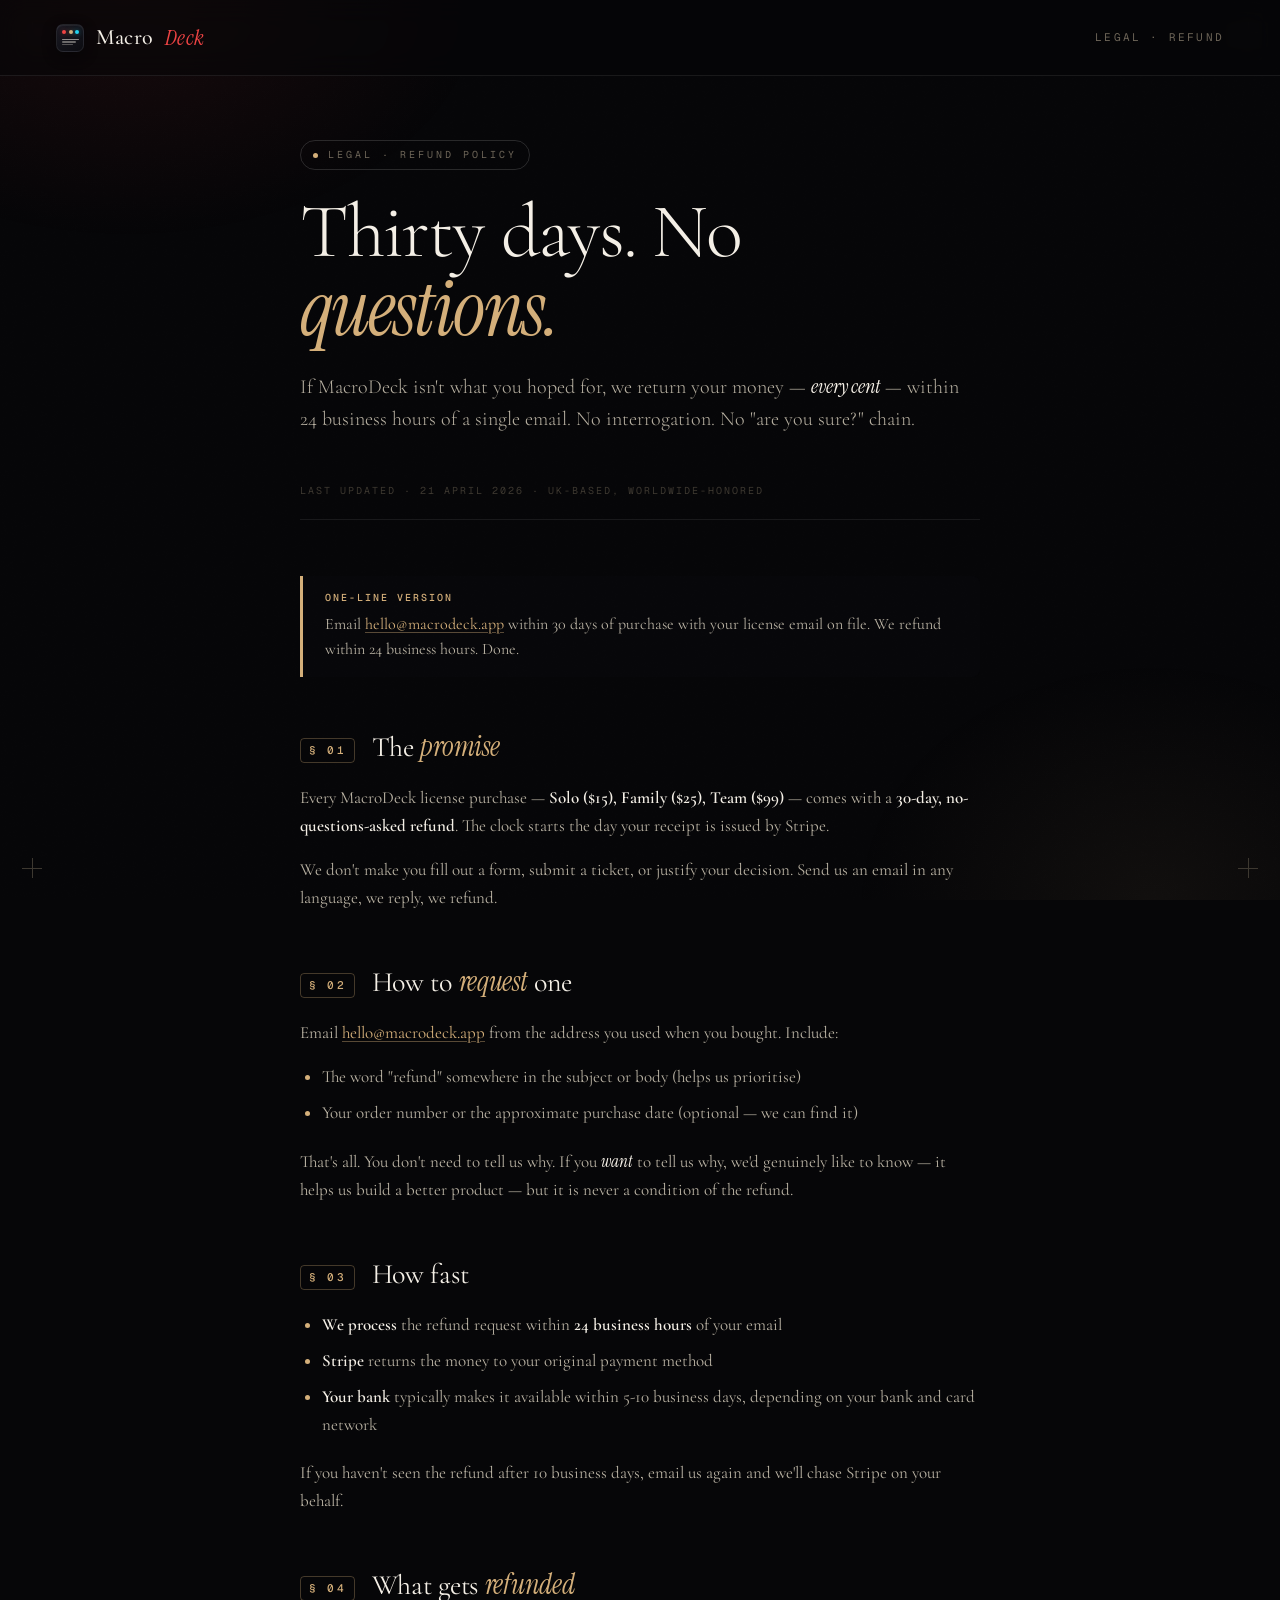
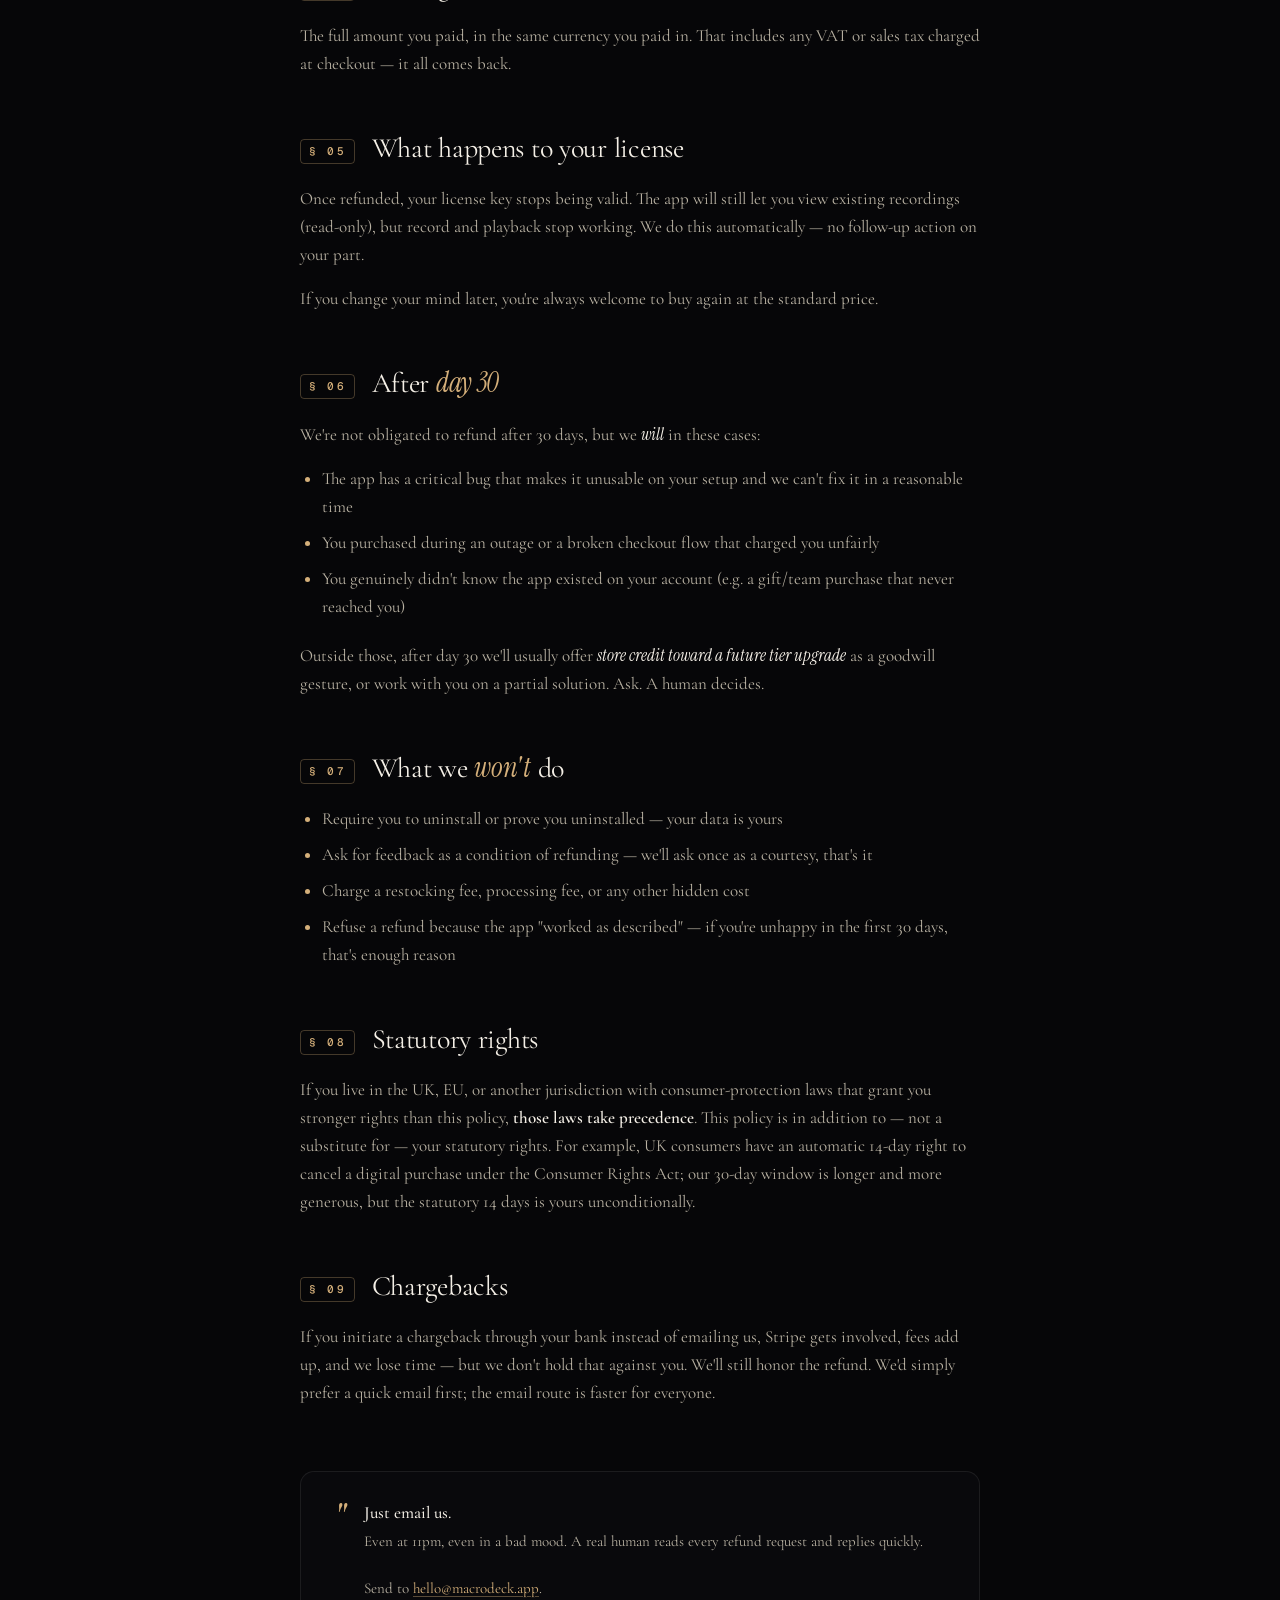
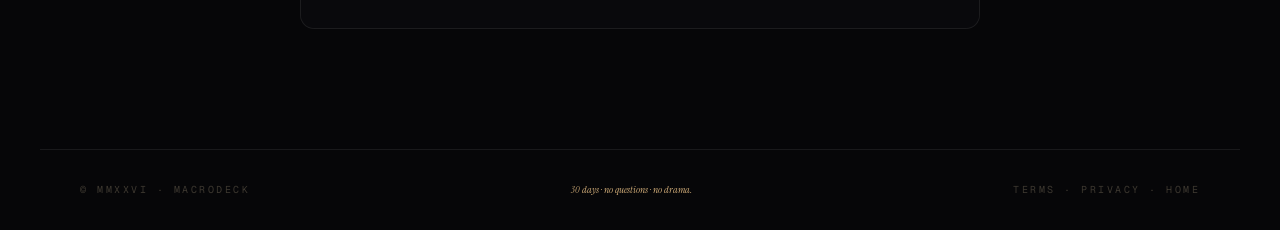
<file: refund.html>
<!doctype html>
<html lang="en">
<head>
<meta charset="utf-8" />
<meta name="viewport" content="width=device-width, initial-scale=1" />
<title>Refund Policy — MacroDeck</title>
<meta name="description" content="30-day, no-questions-asked refund. Email one line, get your money back within 24 hours." />
<link rel="preconnect" href="https://fonts.googleapis.com">
<link rel="preconnect" href="https://fonts.gstatic.com" crossorigin>
<link href="https://fonts.googleapis.com/css2?family=Geist+Mono:wght@300;400;500;600&family=Instrument+Serif:ital@0;1&family=Cormorant+Garamond:ital,wght@0,300..700;1,300..700&display=swap" rel="stylesheet">
<link rel="stylesheet" href="legal.css">
</head>
<body>

<div class="crosshair tl"></div>
<div class="crosshair tr"></div>
<div class="crosshair bl"></div>
<div class="crosshair br"></div>

<nav class="top">
  <a href="index.html" class="logo">
    <span class="logo-mark" aria-hidden="true"><i class="r"></i><i class="a"></i><i class="c"></i><b><em></em></b></span>
    Macro<span class="ital">Deck</span>
  </a>
  <div class="right">Legal · Refund</div>
</nav>

<main>
  <div class="eyebrow"><span class="dot"></span> Legal · Refund Policy</div>
  <h1>Thirty days. No <span class="ital">questions.</span></h1>
  <p class="lede">If MacroDeck isn't what you hoped for, we return your money — <em>every cent</em> — within 24 business hours of a single email. No interrogation. No "are you sure?" chain.</p>

  <div class="updated">Last updated · 21 April 2026 · UK-based, worldwide-honored</div>

  <article>

    <div class="inline-box">
      <strong>One-line version</strong>
      Email <a href="mailto:hello@macrodeck.app?subject=Refund">hello@macrodeck.app</a> within 30 days of purchase with your license email on file. We refund within 24 business hours. Done.
    </div>

    <h2><span class="num">§ 01</span> The <span class="ital">promise</span></h2>
    <p>Every MacroDeck license purchase — <strong>Solo ($15), Family ($25), Team ($99)</strong> — comes with a <strong>30-day, no-questions-asked refund</strong>. The clock starts the day your receipt is issued by Stripe.</p>
    <p>We don't make you fill out a form, submit a ticket, or justify your decision. Send us an email in any language, we reply, we refund.</p>

    <h2><span class="num">§ 02</span> How to <span class="ital">request</span> one</h2>
    <p>Email <a href="mailto:hello@macrodeck.app?subject=Refund">hello@macrodeck.app</a> from the address you used when you bought. Include:</p>
    <ul>
      <li>The word "refund" somewhere in the subject or body (helps us prioritise)</li>
      <li>Your order number or the approximate purchase date (optional — we can find it)</li>
    </ul>
    <p>That's all. You don't need to tell us why. If you <em>want</em> to tell us why, we'd genuinely like to know — it helps us build a better product — but it is never a condition of the refund.</p>

    <h2><span class="num">§ 03</span> How fast</h2>
    <ul>
      <li><strong>We process</strong> the refund request within <strong>24 business hours</strong> of your email</li>
      <li><strong>Stripe</strong> returns the money to your original payment method</li>
      <li><strong>Your bank</strong> typically makes it available within 5-10 business days, depending on your bank and card network</li>
    </ul>
    <p>If you haven't seen the refund after 10 business days, email us again and we'll chase Stripe on your behalf.</p>

    <h2><span class="num">§ 04</span> What gets <span class="ital">refunded</span></h2>
    <p>The full amount you paid, in the same currency you paid in. That includes any VAT or sales tax charged at checkout — it all comes back.</p>

    <h2><span class="num">§ 05</span> What happens to your license</h2>
    <p>Once refunded, your license key stops being valid. The app will still let you view existing recordings (read-only), but record and playback stop working. We do this automatically — no follow-up action on your part.</p>
    <p>If you change your mind later, you're always welcome to buy again at the standard price.</p>

    <h2><span class="num">§ 06</span> After <span class="ital">day 30</span></h2>
    <p>We're not obligated to refund after 30 days, but we <em>will</em> in these cases:</p>
    <ul>
      <li>The app has a critical bug that makes it unusable on your setup and we can't fix it in a reasonable time</li>
      <li>You purchased during an outage or a broken checkout flow that charged you unfairly</li>
      <li>You genuinely didn't know the app existed on your account (e.g. a gift/team purchase that never reached you)</li>
    </ul>
    <p>Outside those, after day 30 we'll usually offer <em>store credit toward a future tier upgrade</em> as a goodwill gesture, or work with you on a partial solution. Ask. A human decides.</p>

    <h2><span class="num">§ 07</span> What we <span class="ital">won't</span> do</h2>
    <ul>
      <li>Require you to uninstall or prove you uninstalled — your data is yours</li>
      <li>Ask for feedback as a condition of refunding — we'll ask once as a courtesy, that's it</li>
      <li>Charge a restocking fee, processing fee, or any other hidden cost</li>
      <li>Refuse a refund because the app "worked as described" — if you're unhappy in the first 30 days, that's enough reason</li>
    </ul>

    <h2><span class="num">§ 08</span> Statutory rights</h2>
    <p>If you live in the UK, EU, or another jurisdiction with consumer-protection laws that grant you stronger rights than this policy, <strong>those laws take precedence</strong>. This policy is in addition to — not a substitute for — your statutory rights. For example, UK consumers have an automatic 14-day right to cancel a digital purchase under the Consumer Rights Act; our 30-day window is longer and more generous, but the statutory 14 days is yours unconditionally.</p>

    <h2><span class="num">§ 09</span> Chargebacks</h2>
    <p>If you initiate a chargeback through your bank instead of emailing us, Stripe gets involved, fees add up, and we lose time — but we don't hold that against you. We'll still honor the refund. We'd simply prefer a quick email first; the email route is faster for everyone.</p>

  </article>

  <div class="contact-card">
    <div class="mark">"</div>
    <div>
      <p><b>Just email us.</b>Even at 11pm, even in a bad mood. A real human reads every refund request and replies quickly.<br><br>Send to <a href="mailto:hello@macrodeck.app?subject=Refund">hello@macrodeck.app</a>.</p>
    </div>
  </div>
</main>

<footer>
  <div>© MMXXVI · MacroDeck</div>
  <div class="ital">30 days · no questions · no drama.</div>
  <div><a href="terms.html">Terms</a> · <a href="privacy.html">Privacy</a> · <a href="index.html">Home</a></div>
</footer>

</body>
</html>
</file>
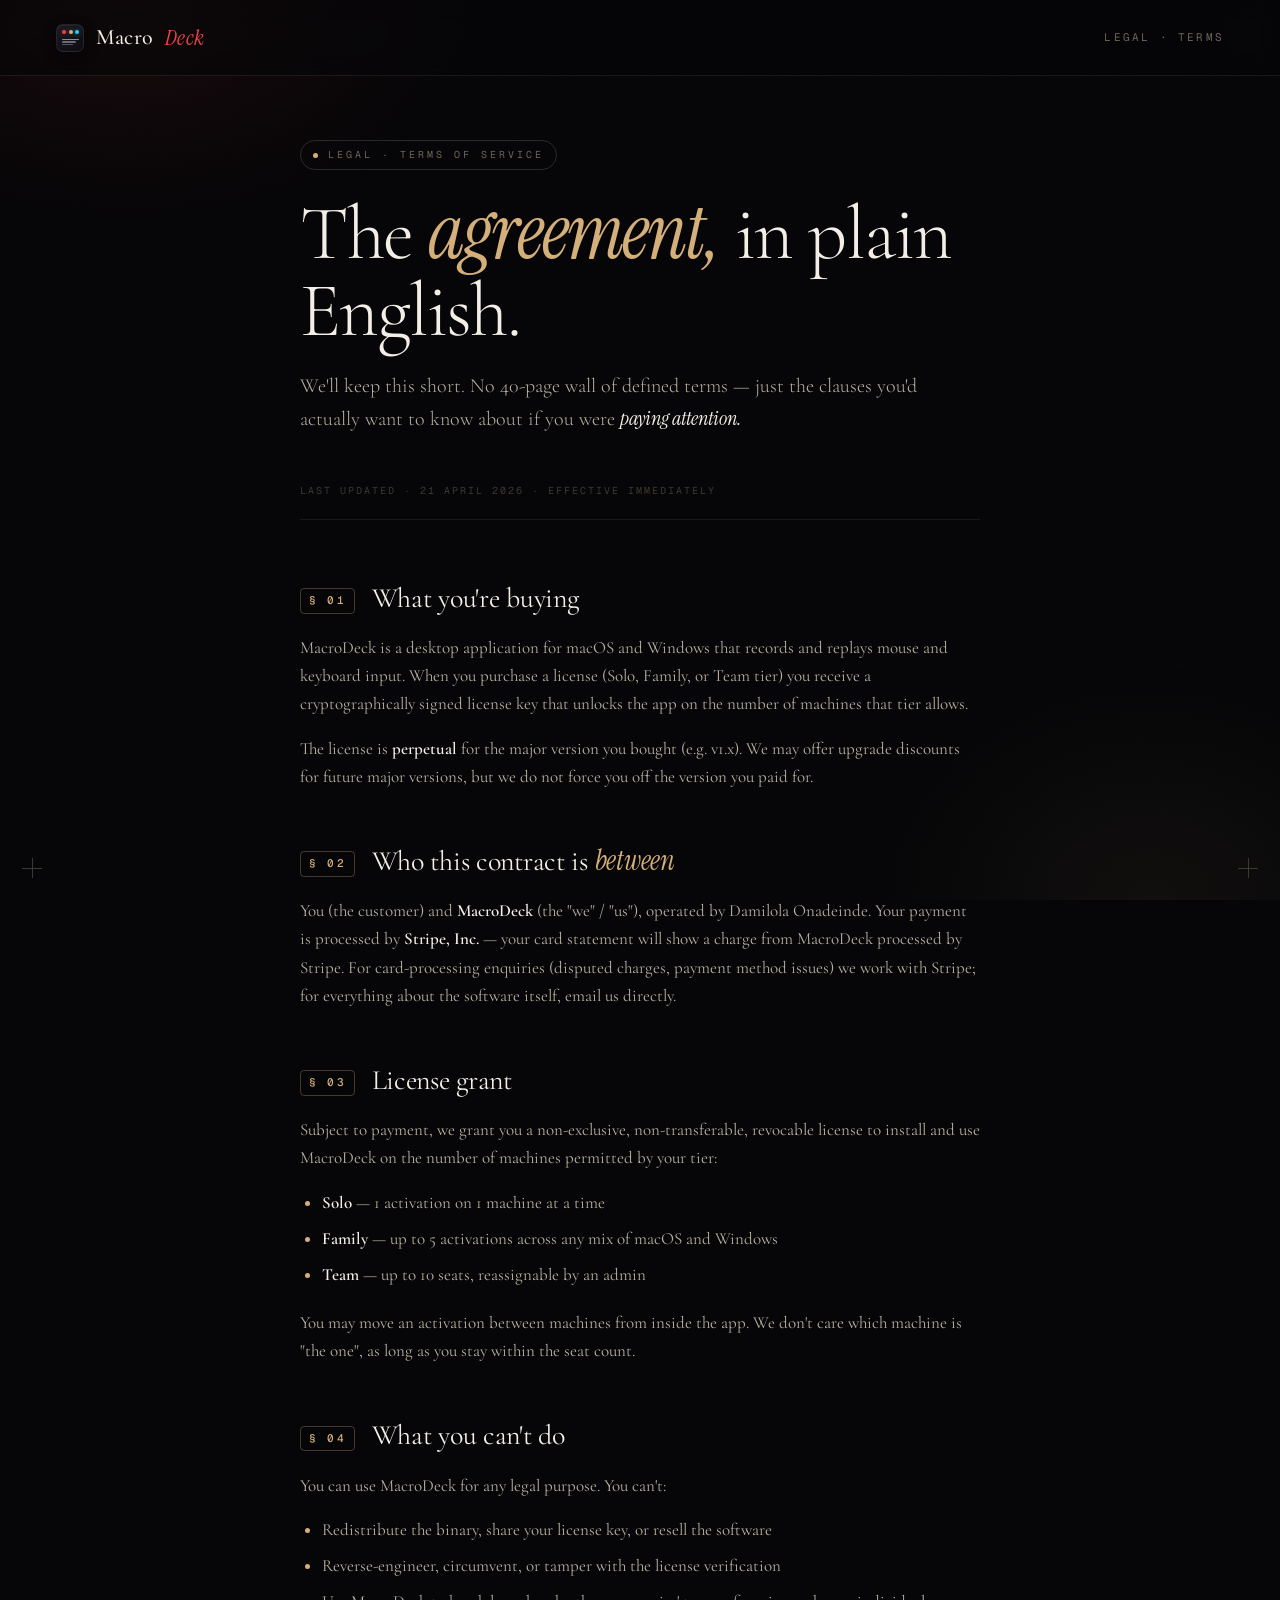
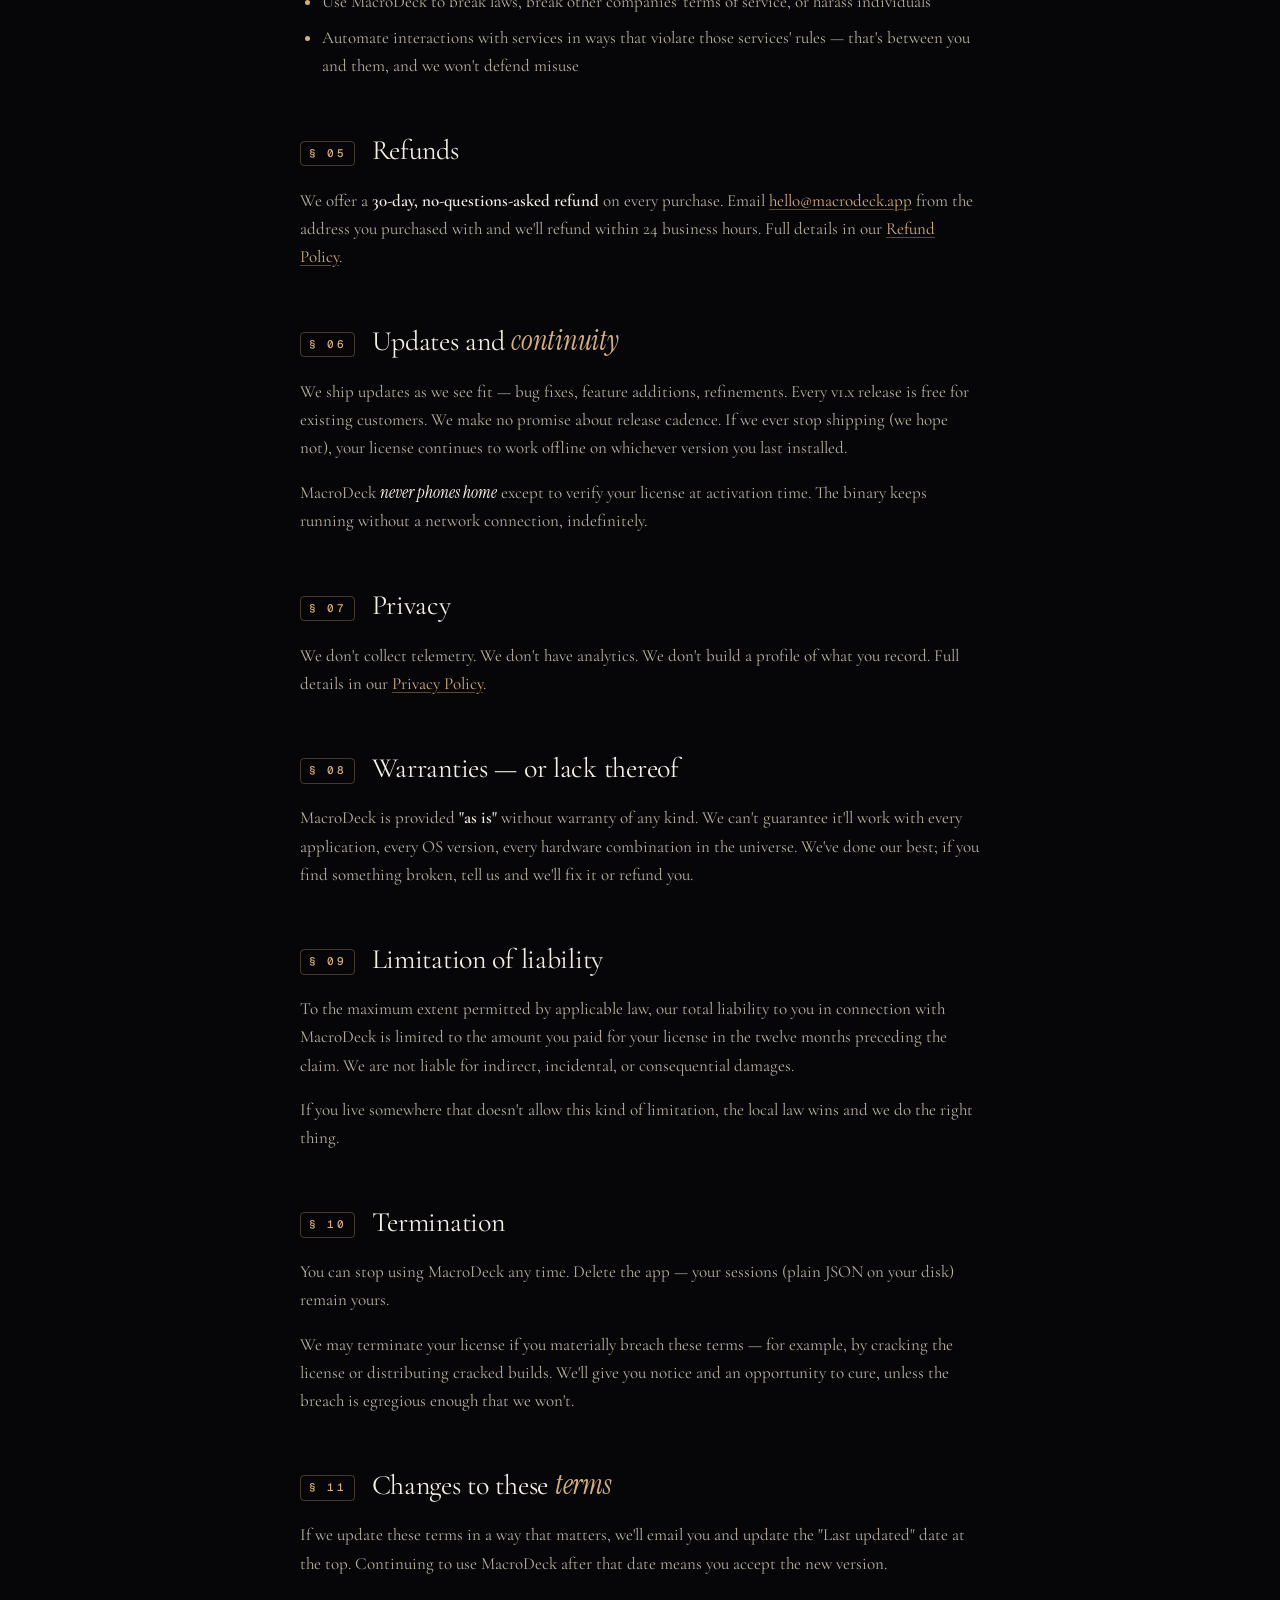
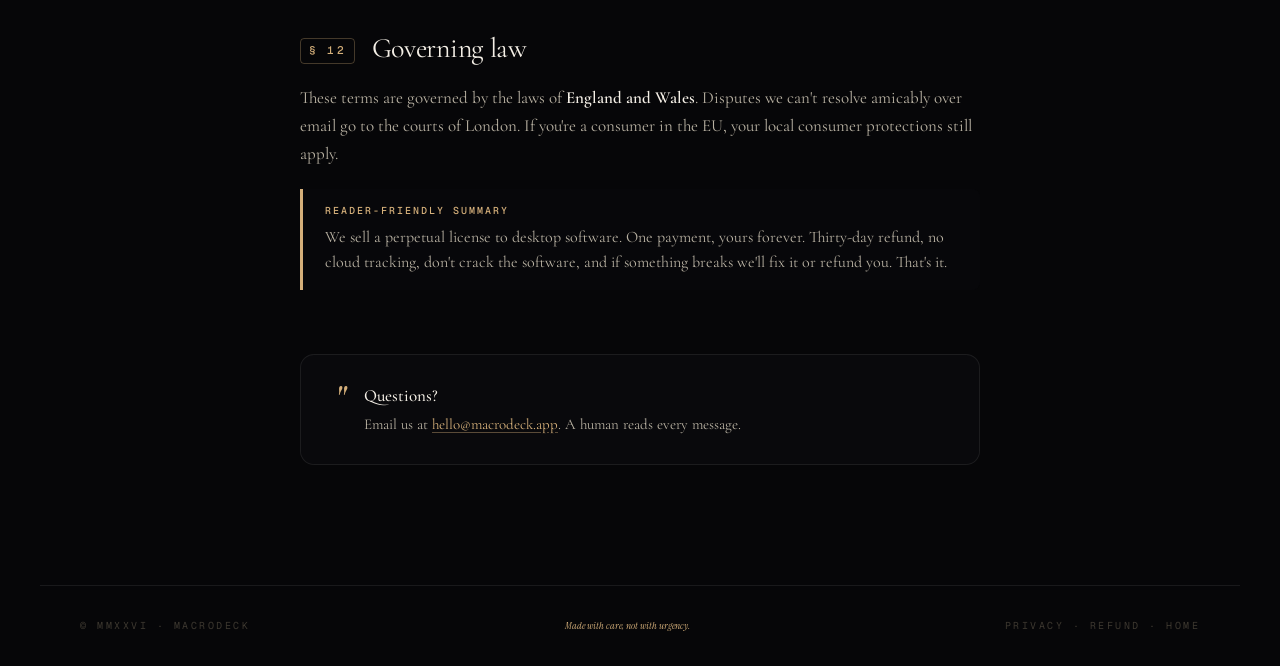
<file: terms.html>
<!doctype html>
<html lang="en">
<head>
<meta charset="utf-8" />
<meta name="viewport" content="width=device-width, initial-scale=1" />
<title>Terms of Service — MacroDeck</title>
<meta name="description" content="The simple terms under which you can use MacroDeck." />
<link rel="preconnect" href="https://fonts.googleapis.com">
<link rel="preconnect" href="https://fonts.gstatic.com" crossorigin>
<link href="https://fonts.googleapis.com/css2?family=Geist+Mono:wght@300;400;500;600&family=Instrument+Serif:ital@0;1&family=Cormorant+Garamond:ital,wght@0,300..700;1,300..700&display=swap" rel="stylesheet">
<link rel="stylesheet" href="legal.css">
</head>
<body>

<div class="crosshair tl"></div>
<div class="crosshair tr"></div>
<div class="crosshair bl"></div>
<div class="crosshair br"></div>

<nav class="top">
  <a href="index.html" class="logo">
    <span class="logo-mark" aria-hidden="true"><i class="r"></i><i class="a"></i><i class="c"></i><b><em></em></b></span>
    Macro<span class="ital">Deck</span>
  </a>
  <div class="right">Legal · Terms</div>
</nav>

<main>
  <div class="eyebrow"><span class="dot"></span> Legal · Terms of Service</div>
  <h1>The <span class="ital">agreement,</span> in plain English.</h1>
  <p class="lede">We'll keep this short. No 40-page wall of defined terms — just the clauses you'd actually want to know about if you were <em>paying attention.</em></p>

  <div class="updated">Last updated · 21 April 2026 · effective immediately</div>

  <article>
    <h2><span class="num">§ 01</span> What you're buying</h2>
    <p>MacroDeck is a desktop application for macOS and Windows that records and replays mouse and keyboard input. When you purchase a license (Solo, Family, or Team tier) you receive a cryptographically signed license key that unlocks the app on the number of machines that tier allows.</p>
    <p>The license is <strong>perpetual</strong> for the major version you bought (e.g. v1.x). We may offer upgrade discounts for future major versions, but we do not force you off the version you paid for.</p>

    <h2><span class="num">§ 02</span> Who this contract is <span class="ital">between</span></h2>
    <p>You (the customer) and <strong>MacroDeck</strong> (the "we" / "us"), operated by Damilola Onadeinde. Your payment is processed by <strong>Stripe, Inc.</strong> — your card statement will show a charge from MacroDeck processed by Stripe. For card-processing enquiries (disputed charges, payment method issues) we work with Stripe; for everything about the software itself, email us directly.</p>

    <h2><span class="num">§ 03</span> License grant</h2>
    <p>Subject to payment, we grant you a non-exclusive, non-transferable, revocable license to install and use MacroDeck on the number of machines permitted by your tier:</p>
    <ul>
      <li><strong>Solo</strong> — 1 activation on 1 machine at a time</li>
      <li><strong>Family</strong> — up to 5 activations across any mix of macOS and Windows</li>
      <li><strong>Team</strong> — up to 10 seats, reassignable by an admin</li>
    </ul>
    <p>You may move an activation between machines from inside the app. We don't care which machine is "the one", as long as you stay within the seat count.</p>

    <h2><span class="num">§ 04</span> What you can't do</h2>
    <p>You can use MacroDeck for any legal purpose. You can't:</p>
    <ul>
      <li>Redistribute the binary, share your license key, or resell the software</li>
      <li>Reverse-engineer, circumvent, or tamper with the license verification</li>
      <li>Use MacroDeck to break laws, break other companies' terms of service, or harass individuals</li>
      <li>Automate interactions with services in ways that violate those services' rules — that's between you and them, and we won't defend misuse</li>
    </ul>

    <h2><span class="num">§ 05</span> Refunds</h2>
    <p>We offer a <strong>30-day, no-questions-asked refund</strong> on every purchase. Email <a href="mailto:hello@macrodeck.app">hello@macrodeck.app</a> from the address you purchased with and we'll refund within 24 business hours. Full details in our <a href="refund.html">Refund Policy</a>.</p>

    <h2><span class="num">§ 06</span> Updates and <span class="ital">continuity</span></h2>
    <p>We ship updates as we see fit — bug fixes, feature additions, refinements. Every v1.x release is free for existing customers. We make no promise about release cadence. If we ever stop shipping (we hope not), your license continues to work offline on whichever version you last installed.</p>
    <p>MacroDeck <em>never phones home</em> except to verify your license at activation time. The binary keeps running without a network connection, indefinitely.</p>

    <h2><span class="num">§ 07</span> Privacy</h2>
    <p>We don't collect telemetry. We don't have analytics. We don't build a profile of what you record. Full details in our <a href="privacy.html">Privacy Policy</a>.</p>

    <h2><span class="num">§ 08</span> Warranties — or lack thereof</h2>
    <p>MacroDeck is provided <strong>"as is"</strong> without warranty of any kind. We can't guarantee it'll work with every application, every OS version, every hardware combination in the universe. We've done our best; if you find something broken, tell us and we'll fix it or refund you.</p>

    <h2><span class="num">§ 09</span> Limitation of liability</h2>
    <p>To the maximum extent permitted by applicable law, our total liability to you in connection with MacroDeck is limited to the amount you paid for your license in the twelve months preceding the claim. We are not liable for indirect, incidental, or consequential damages.</p>
    <p>If you live somewhere that doesn't allow this kind of limitation, the local law wins and we do the right thing.</p>

    <h2><span class="num">§ 10</span> Termination</h2>
    <p>You can stop using MacroDeck any time. Delete the app — your sessions (plain JSON on your disk) remain yours.</p>
    <p>We may terminate your license if you materially breach these terms — for example, by cracking the license or distributing cracked builds. We'll give you notice and an opportunity to cure, unless the breach is egregious enough that we won't.</p>

    <h2><span class="num">§ 11</span> Changes to these <span class="ital">terms</span></h2>
    <p>If we update these terms in a way that matters, we'll email you and update the "Last updated" date at the top. Continuing to use MacroDeck after that date means you accept the new version.</p>

    <h2><span class="num">§ 12</span> Governing law</h2>
    <p>These terms are governed by the laws of <strong>England and Wales</strong>. Disputes we can't resolve amicably over email go to the courts of London. If you're a consumer in the EU, your local consumer protections still apply.</p>

    <div class="inline-box">
      <strong>Reader-friendly summary</strong>
      We sell a perpetual license to desktop software. One payment, yours forever. Thirty-day refund, no cloud tracking, don't crack the software, and if something breaks we'll fix it or refund you. That's it.
    </div>
  </article>

  <div class="contact-card">
    <div class="mark">"</div>
    <div>
      <p><b>Questions?</b>Email us at <a href="mailto:hello@macrodeck.app">hello@macrodeck.app</a>. A human reads every message.</p>
    </div>
  </div>
</main>

<footer>
  <div>© MMXXVI · MacroDeck</div>
  <div class="ital">Made with care, not with urgency.</div>
  <div><a href="privacy.html">Privacy</a> · <a href="refund.html">Refund</a> · <a href="index.html">Home</a></div>
</footer>

</body>
</html>
</file>
<file: legal.css>
:root{
  --bg-0:#060608; --bg-1:#0c0c11; --bg-2:#121219;
  --ink-0:#f4efe6; --ink-1:#b8b1a2; --ink-2:#6d6558; --ink-3:#3d3830;
  --accent:#ef4444; --gold:#d4af7a;
  --rule:rgba(255,255,255,.08); --rule-mid:rgba(255,255,255,.14);
  --ease:cubic-bezier(.2,.8,.2,1);
}
*,*::before,*::after{box-sizing:border-box;margin:0;padding:0}
html{scroll-behavior:smooth;font-size:16px;-webkit-font-smoothing:antialiased}
body{font-family:'Cormorant Garamond',serif;background:var(--bg-0);color:var(--ink-0);line-height:1.6;min-height:100vh}
::selection{background:var(--accent);color:var(--bg-0)}
a{color:var(--gold);text-decoration:underline;text-underline-offset:3px;text-decoration-color:rgba(212,175,122,.4);transition:text-decoration-color .3s}
a:hover{text-decoration-color:var(--gold)}
.ital{font-family:'Instrument Serif',serif;font-style:italic;font-weight:400}

body::before{content:"";position:fixed;inset:0;z-index:0;pointer-events:none;
  background:radial-gradient(600px 400px at 10% 0%, rgba(239,68,68,.08), transparent 60%),
             radial-gradient(500px 400px at 90% 100%, rgba(212,175,122,.06), transparent 60%)}
body::after{content:"";position:fixed;inset:0;z-index:1;pointer-events:none;opacity:.3;mix-blend-mode:overlay;background-image:url("data:image/svg+xml;utf8,<svg xmlns='http://www.w3.org/2000/svg' width='220' height='220'><filter id='n'><feTurbulence baseFrequency='0.9' numOctaves='2'/><feColorMatrix values='0 0 0 0 1 0 0 0 0 1 0 0 0 0 1 0 0 0 0.03 0'/></filter><rect width='100%' height='100%' filter='url(%23n)'/></svg>")}

.crosshair{position:fixed;z-index:6;width:20px;height:20px;pointer-events:none}
.crosshair::before,.crosshair::after{content:"";position:absolute;background:var(--ink-3)}
.crosshair::before{left:0;right:0;top:50%;height:1px}
.crosshair::after{top:0;bottom:0;left:50%;width:1px}
.crosshair.tl{top:22px;left:22px}.crosshair.tr{top:22px;right:22px}
.crosshair.bl{bottom:22px;left:22px}.crosshair.br{bottom:22px;right:22px}

nav.top{position:fixed;top:0;left:0;right:0;z-index:50;padding:20px 56px;display:flex;align-items:center;justify-content:space-between;backdrop-filter:blur(14px);background:rgba(6,6,8,.55);border-bottom:1px solid var(--rule)}
.logo{font-family:'Cormorant Garamond',serif;font-weight:500;font-size:22px;letter-spacing:.01em;display:flex;align-items:center;gap:12px;color:var(--ink-0);text-decoration:none}
.logo .ital{color:var(--accent)}
.logo-mark{width:28px;height:28px;border-radius:7px;background:linear-gradient(145deg,#1a1a23,#0c0c11);border:1px solid rgba(255,255,255,.08);display:grid;grid-template-columns:repeat(3,1fr);grid-template-rows:auto auto;gap:2.5px;padding:5px;box-shadow:0 4px 14px rgba(0,0,0,.45),inset 0 1px 0 rgba(255,255,255,.06)}
.logo-mark i{display:block;border-radius:50%;width:4px;height:4px;align-self:start;justify-self:center}
.logo-mark i.r{background:var(--accent);box-shadow:0 0 5px rgba(239,68,68,.4)}
.logo-mark i.a{background:var(--gold);box-shadow:0 0 5px rgba(212,175,122,.4)}
.logo-mark i.c{background:#22d3ee;box-shadow:0 0 5px rgba(34,211,238,.5)}
.logo-mark b{grid-column:1/-1;display:grid;grid-template-rows:repeat(3,1fr);gap:1.5px;margin-top:2px}
.logo-mark b::before,.logo-mark b::after{content:"";display:block;height:1.2px;border-radius:1px;background:rgba(244,239,230,.55)}
.logo-mark b::after{width:65%;background:rgba(244,239,230,.3)}
.logo-mark b em{display:block;height:1.2px;border-radius:1px;background:rgba(244,239,230,.4);width:82%}
nav.top .right{font-family:'Geist Mono',monospace;font-size:11px;letter-spacing:.2em;text-transform:uppercase;color:var(--ink-2)}

main{position:relative;z-index:4;max-width:760px;margin:0 auto;padding:140px 40px 120px}
.eyebrow{display:inline-flex;align-items:center;gap:10px;font-family:'Geist Mono',monospace;font-size:10px;letter-spacing:.3em;text-transform:uppercase;color:var(--ink-2);padding:6px 12px;border:1px solid var(--rule-mid);border-radius:100px;margin-bottom:24px}
.eyebrow .dot{width:5px;height:5px;border-radius:50%;background:var(--gold)}

h1{font-family:'Cormorant Garamond',serif;font-weight:300;font-size:clamp(44px,6vw,78px);letter-spacing:-.025em;line-height:1;margin-bottom:20px}
h1 .ital{font-family:'Instrument Serif',serif;color:var(--gold)}
.lede{font-size:20px;color:var(--ink-1);margin-bottom:48px;font-weight:300}
.lede em{font-family:'Instrument Serif',serif;font-style:italic;color:var(--ink-0)}

.updated{font-family:'Geist Mono',monospace;font-size:10px;letter-spacing:.2em;text-transform:uppercase;color:var(--ink-3);margin-bottom:56px;padding-bottom:20px;border-bottom:1px solid var(--rule)}

article h2{font-family:'Cormorant Garamond',serif;font-weight:400;font-size:28px;letter-spacing:-.01em;margin-top:48px;margin-bottom:14px;color:var(--ink-0)}
article h2 .num{font-family:'Geist Mono',monospace;font-size:11px;letter-spacing:.2em;color:var(--gold);margin-right:10px;font-weight:500;display:inline-block;vertical-align:middle;padding:3px 8px;border:1px solid rgba(212,175,122,.3);border-radius:4px;text-transform:uppercase}
article h2 .ital{font-family:'Instrument Serif',serif;font-style:italic;color:var(--gold);font-weight:400}
article p{color:var(--ink-1);margin-bottom:16px;font-size:17px;line-height:1.65}
article p em{font-family:'Instrument Serif',serif;font-style:italic;color:var(--ink-0)}
article ul,article ol{color:var(--ink-1);margin:12px 0 20px;padding-left:22px;font-size:17px;line-height:1.65}
article li{margin-bottom:8px}
article li::marker{color:var(--gold)}
article strong{color:var(--ink-0);font-weight:600}

.inline-box{border-left:3px solid var(--gold);padding:14px 22px;margin:20px 0 28px;background:rgba(12,12,17,.4);border-radius:0 8px 8px 0;color:var(--ink-1);font-size:16px}
.inline-box strong{color:var(--gold);font-family:'Geist Mono',monospace;font-size:10px;letter-spacing:.2em;text-transform:uppercase;display:block;margin-bottom:6px;font-weight:500}

.contact-card{margin-top:64px;padding:28px 32px;border:1px solid var(--rule);border-radius:14px;background:rgba(12,12,17,.5);display:flex;gap:18px;align-items:flex-start}
.contact-card .mark{font-family:'Instrument Serif',serif;font-style:italic;font-size:36px;color:var(--gold);line-height:1}
.contact-card p{color:var(--ink-1);font-size:15px;line-height:1.55;margin:0}
.contact-card b{color:var(--ink-0);display:block;margin-bottom:4px;font-family:'Cormorant Garamond',serif;font-weight:500;font-size:17px}

footer{border-top:1px solid var(--rule);padding:32px 40px;max-width:1200px;margin:0 auto;display:flex;justify-content:space-between;flex-wrap:wrap;gap:14px;position:relative;z-index:4;font-family:'Geist Mono',monospace;font-size:10px;letter-spacing:.25em;text-transform:uppercase;color:var(--ink-3)}
footer a{color:var(--ink-3);text-decoration:none}
footer a:hover{color:var(--gold)}
footer .ital{font-family:'Instrument Serif',serif;color:var(--gold);font-style:italic;text-transform:none;letter-spacing:0}

@media (max-width:900px){
  nav.top{padding:18px 22px}
  main{padding:120px 22px 60px}
}
</file>
